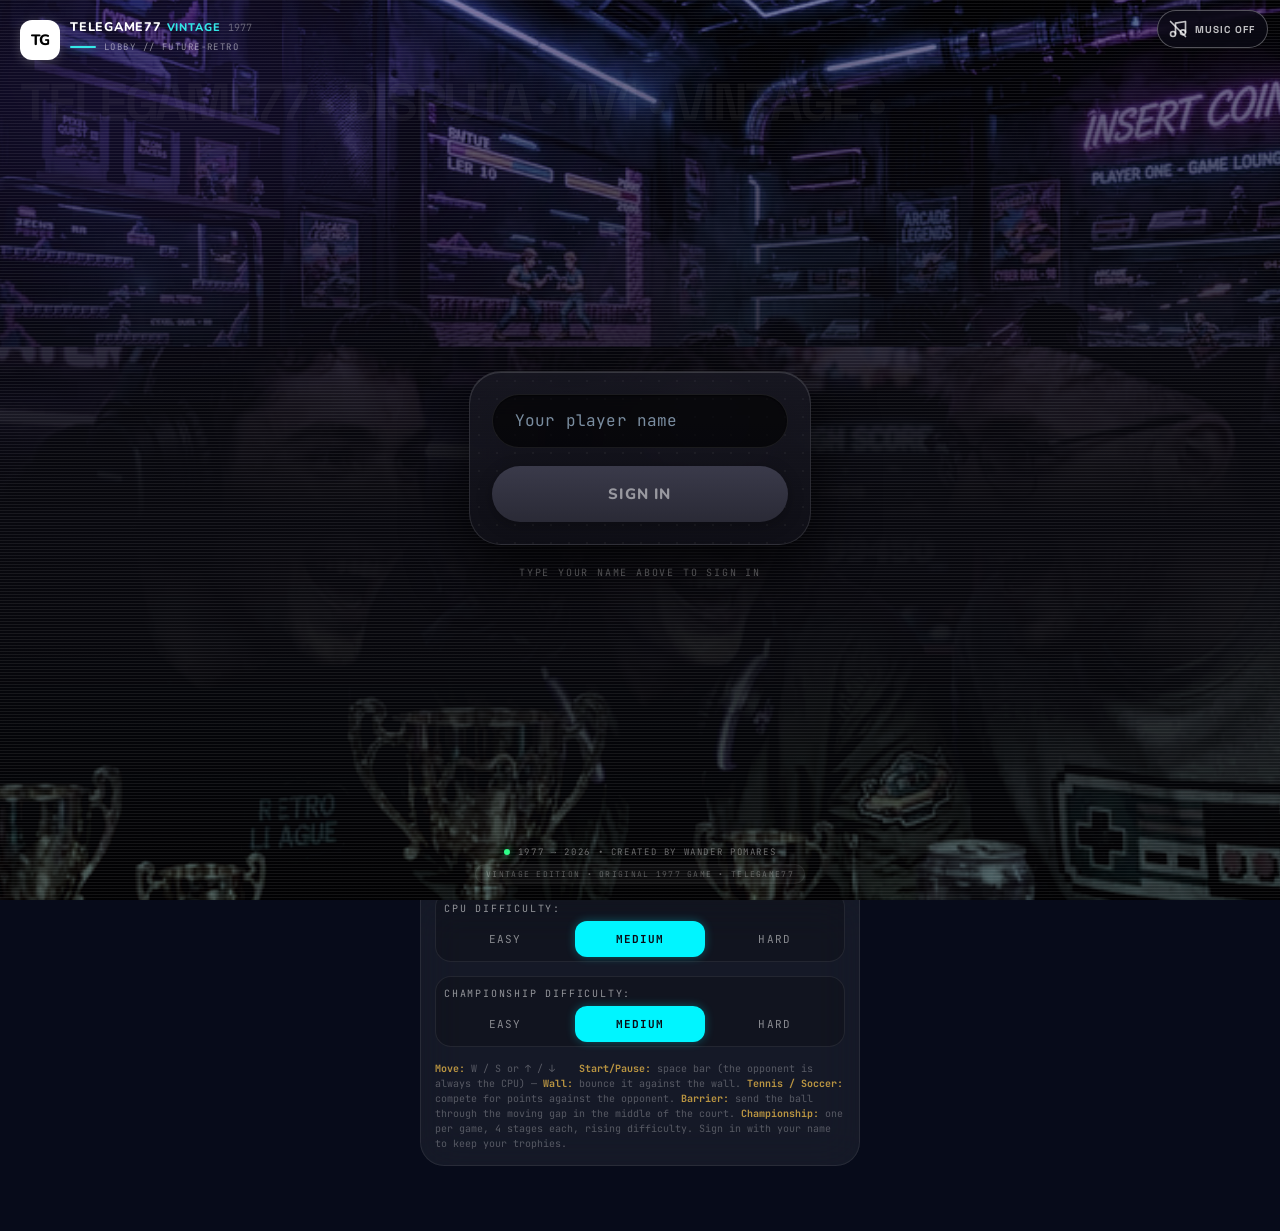
<file: index.html>
<!DOCTYPE html>
<html lang="pt-BR">
<head>
<meta charset="UTF-8">
<meta name="viewport" content="width=device-width, initial-scale=1, maximum-scale=1, user-scalable=no">
<title>Tele Game Vintage — 1977</title>

<meta name="google-site-verification" content="ktGyvQmJBCj5DjH71V33OlYrj6o73SnYgQL66rVcoFU" />
<meta name="robots" content="index, follow">
<script type="application/ld+json">{"@context":"https://schema.org","@type":"VideoGame","name":"Telegame77 Vintage 1977","alternateName":"Tele Game Vintage","url":"https://telegame77.com.br/","image":"https://telegame77.com.br/og-image.jpg","description":"Jogo gratuito de raquete e bola em 3D, inspirado nos videogames de 1977. Paredão, Tênis, Futebol e Barreira, campeonato, conquistas e ranking. Funciona sem internet.","genre":["Arcade","Esporte"],"gamePlatform":["Android","iOS","Web browser"],"applicationCategory":"Game","operatingSystem":"Android, iOS, Web","inLanguage":["pt-BR","en","es"],"isAccessibleForFree":true,"offers":{"@type":"Offer","price":"0","priceCurrency":"BRL"},"author":{"@type":"Person","name":"Wander Pomares"}}</script>
<meta name="description" content="Telegame77 Vintage 1977: o clássico jogo de raquete e bola, agora em 3D no seu celular. Paredão, Tênis, Futebol e Barreira, campeonato, conquistas e ranking. Grátis, funciona sem internet.">
<link rel="canonical" href="https://telegame77.com.br/">
<meta property="og:type" content="website">
<meta property="og:site_name" content="Telegame77 Vintage">
<meta property="og:locale" content="pt_BR">
<meta property="og:title" content="Telegame77 Vintage 1977 — a disputa que começou em 1977">
<meta property="og:description" content="O clássico jogo de raquete em 3D no seu celular: 4 jogos, campeonato, conquistas e ranking. Jogue agora e divirta-se!">
<meta property="og:url" content="https://telegame77.com.br/">
<meta property="og:image" content="http://telegame77.com.br/og-image.jpg">
<meta property="og:image:type" content="image/jpeg">
<meta property="og:image:width" content="1200">
<meta property="og:image:height" content="600">
<meta property="og:image:alt" content="Três amigos jogando Telegame77 Vintage 1977 no celular">
<meta name="twitter:card" content="summary_large_image">
<meta name="twitter:title" content="Telegame77 Vintage 1977 — a disputa que começou em 1977">
<meta name="twitter:description" content="O clássico jogo de raquete em 3D no seu celular. Jogue agora e divirta-se!">
<meta name="twitter:image" content="http://telegame77.com.br/og-image.jpg">
<link rel="manifest" href="manifest.json">
<meta name="theme-color" content="#1a1c2c">

<link rel="apple-touch-icon" href="icon-180.png">
<meta name="apple-mobile-web-app-capable" content="yes">
<meta name="apple-mobile-web-app-status-bar-style" content="black-translucent">
<meta name="apple-mobile-web-app-title" content="Tele Game Vintage">

<link rel="icon" type="image/png" href="icon-192.png">
<meta name="mobile-web-app-capable" content="yes">

<link rel="stylesheet" href="style.css">
</head>
<body class="ui-premium need-login">
<button id="musicBtn" class="top-music off" aria-label="Música de fundo" aria-pressed="false"><svg class="lb-svg" viewBox="0 0 24 24" fill="none" stroke="currentColor" stroke-width="2" stroke-linecap="round" stroke-linejoin="round"><path d="M9 18V5l12-2v13"/><circle cx="6" cy="18" r="3"/><circle cx="18" cy="16" r="3"/><path class="tm-x" d="M3 3l18 18"/></svg><span class="tm-t">MÚSICA</span></button>


<div class="splash-screen" id="splashScreen">
  <div class="splash-title">TELE GAME</div>
  <div class="splash-sub">ARENA 3D</div>
</div>

<div class="welcome" id="welcomeScreen" role="dialog" aria-label="Entrar">
  <div class="wl-bg" aria-hidden="true">
    <div class="wl-photo wl-top"></div>
    <div class="wl-photo wl-bot"></div>
    <div class="wl-glow"></div>
    <div class="wl-scan"></div>
  </div>
  <header class="wl-header">
    <span class="wl-tg">TG</span>
    <div class="wl-brand">
      <div class="wl-name"><b>TELEGAME77</b> <em>VINTAGE</em> <s>1977</s></div>
      <div class="wl-tag"><span class="wl-line"></span><span>LOBBY // FUTURE-RETRO</span></div>
    </div>
  </header>
  <div class="wl-marquee" aria-hidden="true"><span>TELEGAME77 • DISPUTA • 1V1 • VINTAGE •</span></div>
  <main class="wl-main">
    <div class="wl-card">
      <div class="wl-field">
        <input id="welcomeName" type="text" maxlength="18" placeholder="Seu nome de jogador" autocomplete="off" autocapitalize="words" spellcheck="false">
      </div>
      <button id="welcomeEnter" type="button" class="is-empty">Entrar</button>
    </div>
    <p class="wl-hint">Digite seu nome acima pra entrar</p>
  </main>
  <footer class="wl-footer">
    <div class="wl-credit"><span class="wl-dot"></span><span>1977 → 2026 • Criado por Wander Pomares</span></div>
    <div class="wl-pill">Edição vintage • jogo original de 1977 • Telegame77</div>
  </footer>
</div>

<div class="achievement-toast" id="achievementToast">
  <span class="achievement-toast-icon" id="achievementToastIcon">🏆</span>
  <div>
    <div class="achievement-toast-title">Conquista desbloqueada!</div>
    <div class="achievement-toast-name" id="achievementToastName"></div>
  </div>
</div>

<div class="console">
  <div class="screw screw-tl"></div>
  <div class="screw screw-tr"></div>
  <div class="screw screw-bl"></div>
  <div class="screw screw-br"></div>

  <div class="wood-strip">
    <div class="brand-row">
      <span class="power-led" title="Ligado"></span>
      <div class="brand">TELE GAME</div>
    </div>
    <div class="brand-sub">VINTAGE · 1977</div>
  </div>

  <div class="console-body" id="consoleBody">

    <div class="main-menu" id="mainMenuOverlay">
     <div class="lb-wrap">
      <header class="lb-header">
        <div class="lb-brand">
          <div class="lb-brand-row"><span class="lb-tg">TG</span><h1 class="lb-title"><b>TELE GAME</b> <em>VINTAGE</em> <s>1977</s></h1></div>
          <div class="lb-tag"><span class="lb-tag-line"></span>LOBBY // FUTURE-RETRO</div>
        </div>
        <div class="menu-profile-info" id="menuProfileInfo" style="display:none;">
          <div class="lb-chip"><span class="lb-avatar" id="menuAvatar">W</span><span class="profile-name" id="menuProfileName"></span></div>
          <span class="trophy-case" id="menuTrophyCase"></span>
        </div>
      </header>

      <div class="menu-profile-login" id="menuProfileLogin">
        <input type="text" id="menuPlayerNameInput" placeholder="Seu nome de jogador" maxlength="20">
        <button class="champ-btn" id="menuLoginBtn">Entrar</button>
      </div>
      <div class="menu-login-hint" id="menuLoginHint">Digite seu nome acima pra entrar</div>

      <div class="main-menu-buttons" id="mainMenuButtons" style="display:none;">
        <section class="lb-sec">
          <div class="lb-sec-h"><i class="lb-secico s-orange"><svg class='lb-svg' viewBox='0 0 24 24' fill='none' stroke='currentColor' stroke-width='2' stroke-linecap='round' stroke-linejoin='round'><path d='M8.5 14.5A2.5 2.5 0 0012 12c0-1.4-.5-2-1-3-1.1-2.1-.2-4 2-6 .5 2.500 2 4.900 4 6.500s3 3.500 3 5.500a7 7 0 11-14 0c0-1.200.4-2.300 1-3 .3 1 .8 2 1.500 2.500z'/></svg></i><h2 data-lb="sec1">ENTRAR EM AÇÃO</h2><span class="lb-sec-line s-orange"></span></div>
          <button class="menu-btn lb-btn lb-hero" data-menu-action="jogar">
            <img src="img/lobby-hero.webp" alt="" loading="eager">
            <span class="lb-shade"></span>
            <span class="lb-hero-in"><span class="lb-play"><svg class='lb-svg' viewBox='0 0 24 24' fill='currentColor'><path d='M7 4l13 8-13 8z'/></svg></span>
              <span class="lb-hero-txt"><b class="lb-name">Jogar Agora</b><small class="lb-sub" data-lb="jogar"></small></span></span>
          </button>
          <button class="menu-btn lb-btn lb-champ" data-menu-action="campeonato">
            <span class="lb-champ-art"><img src="img/lobby-champ.webp" alt="" loading="lazy"></span>
            <span class="lb-champ-in"><span class="lb-trophy"><svg class='lb-svg' viewBox='0 0 24 24' fill='none' stroke='currentColor' stroke-width='2' stroke-linecap='round' stroke-linejoin='round'><path d='M6 9H4.500a2.500 2.500 0 010-5H6M18 9h1.500a2.500 2.500 0 000-5H18M4 22h16M10 14.700V17c0 .6-.5 1-1.200 1.200C7.800 18.600 7 20.200 7 22M14 14.700V17c0 .6.5 1 1.200 1.200 1 .4 1.800 2 1.800 3.800M18 2H6v7a6 6 0 0012 0z'/></svg></span>
              <span class="lb-champ-txt"><b class="lb-name">Campeonato</b><small class="lb-sub" data-lb="campeonato"></small>
                <span class="lb-prog"><span class="lb-bar"><i id="lbChampBar"></i></span><em id="lbChampPct">0/4</em></span></span></span>
          </button>
        </section>

        <section class="lb-sec">
          <div class="lb-sec-h"><i class="lb-secico s-blue"><svg class='lb-svg' viewBox='0 0 24 24' fill='none' stroke='currentColor' stroke-width='2' stroke-linecap='round' stroke-linejoin='round'><path d='M3 3v18h18'/><path d='M8 17v-5M13 17V8M18 17v-9'/></svg></i><h2 data-lb="sec2">SEU LEGADO</h2><span class="lb-sec-line s-blue"></span></div>
          <div class="lb-cards">
            <button class="menu-btn lb-btn lb-card c-cyan" data-menu-action="estatisticas"><span class="lb-ci"><svg class='lb-svg' viewBox='0 0 24 24' fill='none' stroke='currentColor' stroke-width='2' stroke-linecap='round' stroke-linejoin='round'><path d='M3 3v18h18'/><path d='M8 17v-5M13 17V8M18 17v-9'/></svg></span><b class="lb-name">Estatísticas</b><span class="lb-info"><strong id="lbStatsMain">0</strong><small id="lbStatsSub"></small></span></button>
            <button class="menu-btn lb-btn lb-card c-pink" data-menu-action="conquistas"><span class="lb-ci"><svg class='lb-svg' viewBox='0 0 24 24' fill='none' stroke='currentColor' stroke-width='2' stroke-linecap='round' stroke-linejoin='round'><path d='M12 2l3 7 7 .6-5.300 4.600 1.600 7L12 17.800 5.700 21.200l1.600-7L2 9.600 9 9z'/></svg></span><b class="lb-name">Conquistas</b><span class="lb-info"><small id="lbAchSub">0/0</small><span class="lb-bar"><i id="lbAchBar"></i></span></span></button>
            <button class="menu-btn lb-btn lb-card c-violet" data-menu-action="ranking"><span class="lb-ci"><svg class='lb-svg' viewBox='0 0 24 24' fill='none' stroke='currentColor' stroke-width='2' stroke-linecap='round' stroke-linejoin='round'><path d='M2 8l5 4 5-8 5 8 5-4-2 11H4z'/></svg></span><b class="lb-name">Ranking</b><span class="lb-info"><strong id="lbRankMain">—</strong><small id="lbRankSub"></small></span></button>
          </div>
        </section>

        <section class="lb-sec">
          <div class="lb-sec-h"><i class="lb-secico s-gray"><svg class='lb-svg' viewBox='0 0 24 24' fill='none' stroke='currentColor' stroke-width='2' stroke-linecap='round' stroke-linejoin='round'><path d='M4 6h10M18 6h2M4 12h2M10 12h10M4 18h12M20 18h0'/><circle cx='16' cy='6' r='2'/><circle cx='8' cy='12' r='2'/><circle cx='18' cy='18' r='2'/></svg></i><h2 data-lb="sec3">LOJA &amp; SISTEMA</h2><span class="lb-sec-line s-gray"></span></div>
          <div class="lb-list">
            <button class="menu-btn lb-btn lb-row" data-menu-action="loja"><span class="lb-ri"><svg class='lb-svg' viewBox='0 0 24 24' fill='none' stroke='currentColor' stroke-width='2' stroke-linecap='round' stroke-linejoin='round'><circle cx='9' cy='21' r='1'/><circle cx='20' cy='21' r='1'/><path d='M1 1h4l2.700 13.400a2 2 0 002 1.600h9.700a2 2 0 002-1.600L23 6H6'/></svg></span><span class="lb-rt"><b class="lb-name">Loja</b><em class="lb-new">NOVO</em><small class="lb-sub" data-lb="loja"></small></span><span class="lb-go"><svg class='lb-svg' viewBox='0 0 24 24' fill='none' stroke='currentColor' stroke-width='2' stroke-linecap='round' stroke-linejoin='round'><path d='M9 6l6 6-6 6'/></svg></span></button>
            <button class="menu-btn lb-btn lb-row" data-menu-action="configuracoes"><span class="lb-ri"><svg class='lb-svg' viewBox='0 0 24 24' fill='none' stroke='currentColor' stroke-width='2' stroke-linecap='round' stroke-linejoin='round'><path d='M4 6h10M18 6h2M4 12h2M10 12h10M4 18h12M20 18h0'/><circle cx='16' cy='6' r='2'/><circle cx='8' cy='12' r='2'/><circle cx='18' cy='18' r='2'/></svg></span><span class="lb-rt"><b class="lb-name">Configurações</b><small class="lb-sub" data-lb="configuracoes"></small></span><span class="lb-go"><svg class='lb-svg' viewBox='0 0 24 24' fill='none' stroke='currentColor' stroke-width='2' stroke-linecap='round' stroke-linejoin='round'><path d='M9 6l6 6-6 6'/></svg></span></button>
            <button class="menu-btn lb-btn lb-row" data-menu-action="ajuda"><span class="lb-ri"><svg class='lb-svg' viewBox='0 0 24 24' fill='none' stroke='currentColor' stroke-width='2' stroke-linecap='round' stroke-linejoin='round'><circle cx='12' cy='12' r='10'/><path d='M9.100 9a3 3 0 015.800 1c0 2-3 3-3 3M12 17h.01'/></svg></span><span class="lb-rt"><b class="lb-name">Como Jogar</b><small class="lb-sub" data-lb="ajuda"></small></span><span class="lb-go"><svg class='lb-svg' viewBox='0 0 24 24' fill='none' stroke='currentColor' stroke-width='2' stroke-linecap='round' stroke-linejoin='round'><path d='M9 6l6 6-6 6'/></svg></span></button>
            <button class="menu-btn lb-btn lb-row" data-menu-action="creditos"><span class="lb-ri"><svg class='lb-svg' viewBox='0 0 24 24' fill='none' stroke='currentColor' stroke-width='2' stroke-linecap='round' stroke-linejoin='round'><circle cx='12' cy='12' r='10'/><path d='M12 16v-4M12 8h.01'/></svg></span><span class="lb-rt"><b class="lb-name">Créditos</b><small class="lb-sub" data-lb="creditos"></small></span><span class="lb-go"><svg class='lb-svg' viewBox='0 0 24 24' fill='none' stroke='currentColor' stroke-width='2' stroke-linecap='round' stroke-linejoin='round'><path d='M9 6l6 6-6 6'/></svg></span></button>
          </div>
        </section>
      </div>

      <footer class="lb-foot"><span>1977 → 2026</span><span class="lb-dot"></span><span>CRIADO POR WANDER POMARES</span></footer>
     </div>
    </div>

    <div class="overlay" id="overlay">
      <canvas class="fireworks-canvas" id="fireworksCanvas"></canvas>
      <div class="overlay-box">
        <div class="overlay-trophy" id="overlayTrophy" style="display:none;">🏆</div>
        <div class="lx-chip" id="overlayChip" style="display:none;"></div>
        <div class="overlay-title" id="overlayTitle"></div>
        <div class="overlay-msg" id="overlayMsg"></div>
        <div class="overlay-actions" id="overlayActions"></div>
      </div>
    </div>

    <div class="screen-frame scanline-overlay">
      <canvas id="game" width="400" height="300"></canvas>
      <div class="screen-glass"></div>
    </div>

    <div class="touch-controls">
      <div class="quick-start-row">
        <div class="score-panel" id="score">00 : 00</div>
        <span class="timer-panel" id="timerDisplay" style="display:none;">00:00</span>
        <button class="start-btn" id="menuBtn" aria-label="Menu">MENU</button>
        <button class="start-btn" id="soundBtn" aria-label="Som">SOM</button>
        <button class="start-btn" id="startBtn">Iniciar</button>
      </div>
      <div class="pad-group">
        <button class="pad-btn" id="p1up">▲</button>
        <button class="pad-btn" id="p1down">▼</button>
      </div>
    </div>

    <div class="profile-row" id="profileRow">
      <div class="profile-login" id="profileLogin" style="display:none;">
        <input type="text" id="playerNameInput" placeholder="Seu nome de jogador" maxlength="20">
        <button class="champ-btn" id="loginBtn">Entrar</button>
      </div>
      <div class="profile-info" id="profileInfo" style="display:none;">
        <span class="profile-name" id="profileName"></span>
        <span class="trophy-case" id="trophyCase"></span>
        <span class="coin-display" id="coinDisplay"></span>
        <button class="champ-btn practice-btn" id="statsBtn" aria-label="Estatísticas" title="Estatísticas">📊 Estatísticas</button>
        <button class="champ-btn practice-btn" id="achievementsBtn" aria-label="Conquistas" title="Conquistas">🏆 Conquistas</button>
        <button class="champ-btn practice-btn" id="logoutBtn" aria-label="Trocar jogador" title="Trocar jogador">Trocar jogador</button>
      </div>
    </div>

    <div class="gameplay-controls" id="gamePlayControls" style="display:none;">
      <div class="champ-row">
        <button class="champ-btn practice-btn" id="practiceBtn">Praticar</button>
        <button class="champ-btn" id="champBtn">Campeonato</button>
        <button class="champ-btn practice-btn" id="specialModesBtn">🎮 Modos Especiais</button>
      </div>
      <div class="champ-panel" id="champPanel"></div>
      <div class="champ-panel" id="specialModePanel" style="display:none;"></div>

      <div class="target-row" id="difficultyRow">
        <span class="target-label">Dificuldade do campeonato:</span>
        <button class="target-btn" data-difficulty="facil">Fácil</button>
        <button class="target-btn active" data-difficulty="medio">Médio</button>
        <button class="target-btn" data-difficulty="dificil">Difícil</button>
      </div>

      <div class="target-row" id="practiceDifficultyRow">
        <span class="target-label">Dificuldade da CPU:</span>
        <button class="target-btn" data-practice-difficulty="facil">Fácil</button>
        <button class="target-btn active" data-practice-difficulty="medio">Médio</button>
        <button class="target-btn" data-practice-difficulty="dificil">Difícil</button>
      </div>

      <div class="target-row" id="targetRow">
        <span class="target-label">Jogar até:</span>
        <button class="target-btn" data-target="3">3</button>
        <button class="target-btn active" data-target="5">5</button>
        <button class="target-btn" data-target="7">7</button>
        <button class="target-btn" data-target="10">10</button>
        <button class="target-btn" data-target="0">Livre</button>
      </div>

      <div class="controls-row">
        <div class="game-select">
          <button class="dial-btn active" data-mode="paredao">Paredão<span class="mini-trophy" data-trophy="paredao">🧱</span></button>
          <button class="dial-btn" data-mode="tenis">Tênis<span class="mini-trophy" data-trophy="tenis">🎾</span></button>
          <button class="dial-btn" data-mode="futebol">Futebol<span class="mini-trophy" data-trophy="futebol">⚽</span></button>
          <button class="dial-btn" data-mode="barreira">Barreira<span class="mini-trophy" data-trophy="barreira">🚧</span></button>
        </div>
      </div>

      <div class="instructions">
        <b>Mover:</b> W / S ou ↑ / ↓ &nbsp;&nbsp; <b>Iniciar/Pausar:</b> barra de espaço &nbsp;&nbsp;
        (o adversário é sempre a CPU) — <b>Paredão:</b> rebata contra a parede.
        <b>Tênis / Futebol:</b> dispute pontos contra o adversário.
        <b>Barreira:</b> passe a bola pela abertura móvel no meio da quadra.
        <b>Campeonato:</b> um por jogo, 4 fases cada, dificuldade crescente. Entre com seu nome pra guardar os troféus.
      </div>
    </div>

  </div>

  <div class="footer-label">CRIADO POR WANDER POMARES</div>
</div>

<script src="storage.js"></script>
<script src="i18n.js"></script>
<script src="i18n-dom.js"></script>
<script src="audio.js"></script>
<script src="ads.js"></script>
<script src="playservices.js"></script>
<script src="analytics.js"></script>
<script src="coins.js"></script>
<script src="shop.js"></script>
<script src="stats.js"></script>
<script src="achievements.js"></script>
<script src="ranking.js"></script>
<script src="records.js"></script>
<script src="levels.js"></script>
<script src="missions.js"></script>
<script src="lib/three.min.js"></script>
<script src="render3d.js"></script>
<script src="script.js"></script>

<script>
  // Registro do Service Worker (Etapa 13 — modo offline). Se falhar por
  // qualquer motivo (arquivo único local, navegador sem suporte completo, etc.),
  // o jogo continua funcionando normalmente, só sem cache offline.
  try {
    if ('serviceWorker' in navigator && navigator.serviceWorker && typeof navigator.serviceWorker.register === 'function') {
      window.addEventListener('load', () => {
        const hadController = !!navigator.serviceWorker.controller;
        navigator.serviceWorker.register('sw.js').then((reg) => { try { reg.update(); } catch (e) { /* ok */ } }).catch(() => {
          // Sem problema: modo offline não disponível nesta forma de abrir o jogo.
        });
        // Quando uma versão nova assume, recarrega uma vez (se não estiver no meio de uma partida).
        let reloaded = false;
        navigator.serviceWorker.addEventListener('controllerchange', () => {
          if (!hadController || reloaded) return;
          if (typeof running !== 'undefined' && running) return;
          reloaded = true;
          window.location.reload();
        });
      });
    }
  } catch (e) {
    // Qualquer navegador/ambiente incomum: ignora e segue o jogo normalmente.
  }
</script>

</body>
</html>
</file>
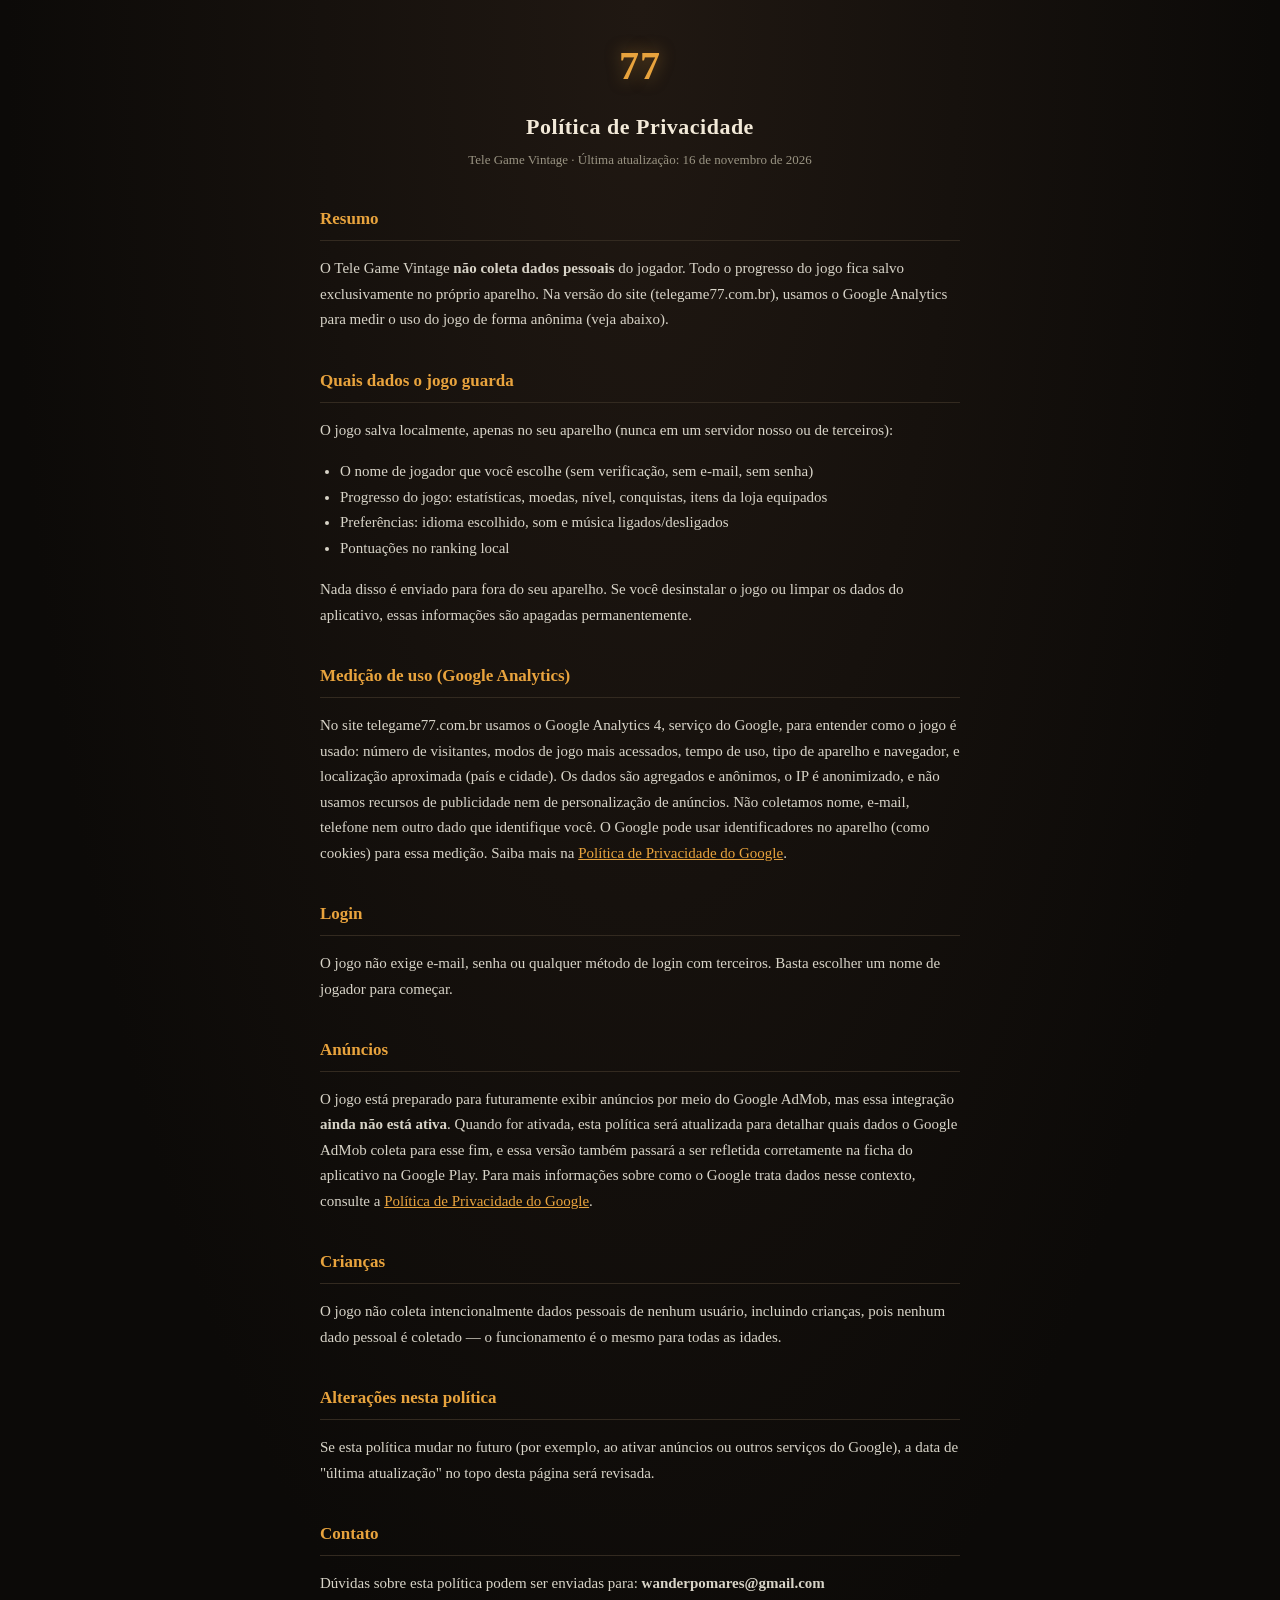
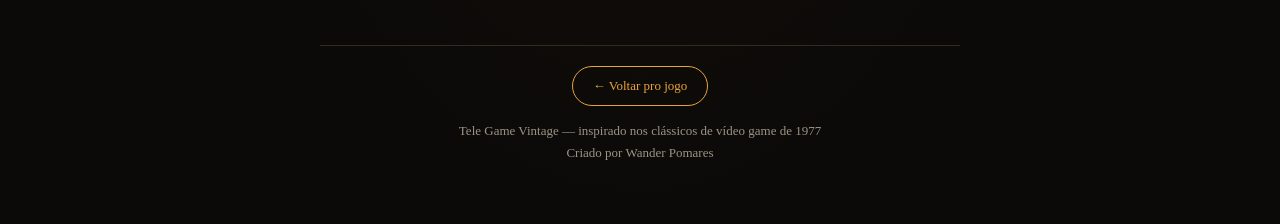
<file: privacidade.html>
<!DOCTYPE html>
<html lang="pt-BR">
<head>
<meta charset="UTF-8">
<meta name="viewport" content="width=device-width, initial-scale=1.0">
<title>Política de Privacidade — Tele Game Vintage</title>
<style>
  * { box-sizing: border-box; }
  body {
    margin: 0;
    min-height: 100vh;
    background: #14100b;
    background-image: radial-gradient(ellipse at top, #201812, #0c0a08 70%);
    color: #d8d4c8;
    font-family: Georgia, 'Times New Roman', serif;
    line-height: 1.7;
    padding: 32px 20px 60px;
  }
  .wrap {
    max-width: 640px;
    margin: 0 auto;
  }
  .brand {
    text-align: center;
    margin-bottom: 8px;
  }
  .brand .n77 {
    display: inline-block;
    font-family: Georgia, serif;
    font-weight: bold;
    font-size: 40px;
    color: #e8a33d;
    text-shadow: 0 0 16px rgba(232,163,61,0.5);
    letter-spacing: 1px;
  }
  h1 {
    text-align: center;
    color: #f2e9d8;
    font-size: 22px;
    letter-spacing: 0.5px;
    margin: 4px 0 4px;
  }
  .updated {
    text-align: center;
    color: #9a9483;
    font-size: 13px;
    margin-bottom: 32px;
  }
  h2 {
    color: #e8a33d;
    font-size: 17px;
    border-bottom: 1px solid #332a20;
    padding-bottom: 6px;
    margin-top: 34px;
  }
  p, li {
    font-size: 15px;
    color: #d8d4c8;
  }
  ul { padding-left: 20px; }
  a { color: #e8a33d; }
  .footer {
    text-align: center;
    margin-top: 48px;
    padding-top: 20px;
    border-top: 1px solid #332a20;
    color: #9a9483;
    font-size: 13px;
  }
</style>
</head>
<body>
  <div class="wrap">
    <div class="brand"><span class="n77">77</span></div>
    <h1>Política de Privacidade</h1>
    <div class="updated">Tele Game Vintage · Última atualização: 16 de novembro de 2026</div>

    <h2>Resumo</h2>
    <p>O Tele Game Vintage <strong>não coleta dados pessoais</strong> do jogador. Todo o progresso do jogo fica salvo exclusivamente no próprio aparelho. Na versão do site (telegame77.com.br), usamos o Google Analytics para medir o uso do jogo de forma anônima (veja abaixo).</p>

    <h2>Quais dados o jogo guarda</h2>
    <p>O jogo salva localmente, apenas no seu aparelho (nunca em um servidor nosso ou de terceiros):</p>
    <ul>
      <li>O nome de jogador que você escolhe (sem verificação, sem e-mail, sem senha)</li>
      <li>Progresso do jogo: estatísticas, moedas, nível, conquistas, itens da loja equipados</li>
      <li>Preferências: idioma escolhido, som e música ligados/desligados</li>
      <li>Pontuações no ranking local</li>
    </ul>
    <p>Nada disso é enviado para fora do seu aparelho. Se você desinstalar o jogo ou limpar os dados do aplicativo, essas informações são apagadas permanentemente.</p>

    <h2>Medição de uso (Google Analytics)</h2>
    <p>No site telegame77.com.br usamos o Google Analytics 4, serviço do Google, para entender como o jogo é usado: número de visitantes, modos de jogo mais acessados, tempo de uso, tipo de aparelho e navegador, e localização aproximada (país e cidade). Os dados são agregados e anônimos, o IP é anonimizado, e não usamos recursos de publicidade nem de personalização de anúncios. Não coletamos nome, e-mail, telefone nem outro dado que identifique você. O Google pode usar identificadores no aparelho (como cookies) para essa medição. Saiba mais na <a href="https://policies.google.com/privacy" target="_blank" rel="noopener">Política de Privacidade do Google</a>.</p>

    <h2>Login</h2>
    <p>O jogo não exige e-mail, senha ou qualquer método de login com terceiros. Basta escolher um nome de jogador para começar.</p>

    <h2>Anúncios</h2>
    <p>O jogo está preparado para futuramente exibir anúncios por meio do Google AdMob, mas essa integração <strong>ainda não está ativa</strong>. Quando for ativada, esta política será atualizada para detalhar quais dados o Google AdMob coleta para esse fim, e essa versão também passará a ser refletida corretamente na ficha do aplicativo na Google Play. Para mais informações sobre como o Google trata dados nesse contexto, consulte a <a href="https://policies.google.com/privacy" target="_blank" rel="noopener">Política de Privacidade do Google</a>.</p>

    <h2>Crianças</h2>
    <p>O jogo não coleta intencionalmente dados pessoais de nenhum usuário, incluindo crianças, pois nenhum dado pessoal é coletado — o funcionamento é o mesmo para todas as idades.</p>

    <h2>Alterações nesta política</h2>
    <p>Se esta política mudar no futuro (por exemplo, ao ativar anúncios ou outros serviços do Google), a data de "última atualização" no topo desta página será revisada.</p>

    <h2>Contato</h2>
    <p>Dúvidas sobre esta política podem ser enviadas para: <strong>wanderpomares@gmail.com</strong></p>

    <div class="footer">
      <a href="./" style="display:inline-block; margin-bottom:14px; color:#e8a33d; text-decoration:none; border:1px solid #e8a33d; border-radius:20px; padding:8px 20px;">← Voltar pro jogo</a>
      <br>
      Tele Game Vintage — inspirado nos clássicos de vídeo game de 1977<br>Criado por Wander Pomares
    </div>
  </div>
</body>
</html>
</file>
<file: style.css>
:root {
    --wood-dark: #4a3324;
    --wood-mid: #6b4a30;
    --wood-light: #8a6440;
    --panel-black: #1a1a1a;
    --phosphor: #d8d4c8;
    --screen-bg: #0c0e0a;
    --amber: #e8a33d;
    --frame-color: #222222;
    --game-font: 'Segoe UI', Roboto, 'Helvetica Neue', Arial, system-ui, sans-serif;
    --game-letter-spacing: normal;
  }

  * { box-sizing: border-box; }

  html {
    touch-action: manipulation;
    overflow-x: hidden;
    overscroll-behavior: none; /* impede o "puxar para atualizar" do Chrome, que reiniciava o jogo */
  }

  body {
    margin: 0;
    min-height: 100vh;
    display: flex;
    align-items: center;
    justify-content: center;
    background: #201812;
    background-image:
      radial-gradient(ellipse at top, #2b2119, #14100b 70%);
    font-family: var(--game-font, 'Courier New', monospace); letter-spacing: var(--game-letter-spacing, normal);
    color: var(--phosphor);
    padding: 20px;
    overflow-x: hidden;
  }

  .console {
    position: relative;
    width: min(760px, 96vw);
    background: linear-gradient(180deg, var(--panel-black), #0f0f0f);
    border-radius: 14px;
    padding: 22px 22px 16px;
    box-shadow:
      0 20px 60px rgba(0,0,0,0.6),
      inset 0 1px 0 rgba(255,255,255,0.04);
    border: 1px solid #333;
    overflow-x: hidden;
    user-select: none;
    -webkit-user-select: none;
    -webkit-touch-callout: none; /* evita o menu de "Copiar/Selecionar" do iOS ao segurar o dedo */
  }

  /* Campos de texto de verdade continuam selecionáveis normalmente, senão não dá pra editar o nome */
  .console input {
    user-select: text;
    -webkit-user-select: text;
    -webkit-touch-callout: default;
  }

  /* --- Fase 2, Parte 4: parafusos decorativos nos cantos do console --- */
  .screw {
    position: absolute;
    width: 9px;
    height: 9px;
    border-radius: 50%;
    background:
      radial-gradient(circle at 35% 30%, #8a8a8a, #3a3a3a 60%, #1a1a1a 100%);
    box-shadow: 0 1px 1px rgba(0,0,0,0.6), inset 0 0 1px rgba(255,255,255,0.3);
    z-index: 2;
  }
  .screw::after {
    content: "";
    position: absolute;
    top: 50%; left: 50%;
    width: 6px; height: 1.5px;
    background: rgba(0,0,0,0.55);
    transform: translate(-50%, -50%) rotate(-25deg);
  }
  .screw-tl { top: 8px; left: 8px; }
  .screw-tr { top: 8px; right: 8px; }
  .screw-bl { bottom: 8px; left: 8px; }
  .screw-br { bottom: 8px; right: 8px; }

  .wood-strip {
    position: relative;
    min-height: 54px;
    margin: -22px -22px 16px;
    background:
      linear-gradient(180deg, rgba(255,255,255,0.08), transparent 40%, rgba(0,0,0,0.15) 100%),
      repeating-linear-gradient(100deg,
        var(--wood-mid) 0px, var(--wood-light) 2px,
        var(--wood-mid) 5px, var(--wood-dark) 8px,
        var(--wood-mid) 10px, var(--wood-light) 13px);
    background-blend-mode: overlay, normal;
    border-radius: 14px 14px 0 0;
    border-bottom: 2px solid #000;
    box-shadow: inset 0 1px 0 rgba(255,255,255,0.15);
    display: flex;
    align-items: center;
    justify-content: space-between;
    flex-wrap: wrap;
    row-gap: 2px;
    padding: 8px 18px;
  }

  .power-led {
    width: 6px;
    height: 6px;
    border-radius: 50%;
    background: #4ade6a;
    box-shadow: 0 0 4px 1px rgba(74,222,106,0.8), 0 0 1px rgba(0,0,0,0.5);
    margin-right: 8px;
    display: inline-block;
    animation: ledFlicker 4s infinite ease-in-out;
  }
  @keyframes ledFlicker {
    0%, 92%, 100% { opacity: 1; }
    94% { opacity: 0.5; }
    96% { opacity: 1; }
  }

  .brand-row {
    display: flex;
    align-items: center;
  }

  .brand {
    font-family: Georgia, serif;
    font-weight: bold;
    letter-spacing: 2px;
    color: #f2e9d8;
    text-shadow: 0 1px 1px rgba(0,0,0,0.5);
    font-size: 24px;
  }

  .brand-sub {
    font-family: var(--game-font, 'Courier New', monospace); letter-spacing: var(--game-letter-spacing, normal);
    font-size: 12px;
    color: #f2e9d8cc;
    letter-spacing: 1px;
  }

  .screen-frame {
    position: relative;
    background: #050604;
    border-radius: 6px;
    padding: 10px;
    box-shadow: inset 0 0 30px rgba(0,0,0,0.9), inset 0 0 3px #000;
    border: 3px solid var(--frame-color);
    transition: border-color 0.3s ease;
  }

  canvas {
    display: block;
    width: 100%;
    aspect-ratio: 4 / 3;
    background: var(--screen-bg);
    border-radius: 2px;
    touch-action: none; /* impede rolar/dar zoom ao arrastar o dedo na tela do jogo */
  }

  /* Curvatura CRT aproximada: vinheta escurecendo os cantos, sem deformar o canvas de verdade */
  .screen-frame::before {
    content: "";
    position: absolute;
    top: 10px;
    right: 10px;
    bottom: 10px;
    left: 10px;
    pointer-events: none;
    border-radius: 8px;
    background: radial-gradient(ellipse at center, transparent 55%, rgba(0,0,0,0.35) 100%);
    z-index: 2;
  }

  .scanline-overlay {
    position: relative;
  }

  /* "Vidro" da tela: reflexo diagonal sutil, como luz batendo no vidro do CRT */
  .screen-glass {
    position: absolute;
    top: 10px;
    right: 10px;
    bottom: 10px;
    left: 10px;
    pointer-events: none;
    z-index: 3;
    border-radius: 8px;
    background: linear-gradient(115deg,
      rgba(255,255,255,0.06) 0%,
      rgba(255,255,255,0.02) 18%,
      transparent 32%,
      transparent 100%);
  }
  .scanline-overlay::after {
    content: "";
    position: absolute;
    top: 10px;
    right: 10px;
    bottom: 10px;
    left: 10px;
    pointer-events: none;
    background: repeating-linear-gradient(
      to bottom,
      rgba(0,0,0,0.15) 0px,
      rgba(0,0,0,0.15) 1px,
      transparent 1px,
      transparent 3px
    );
    border-radius: 2px;
    mix-blend-mode: multiply;
  }

  @keyframes scorePulse {
    0%   { transform: scale(1); }
    35%  { transform: scale(1.18); color: #fff2d0; }
    100% { transform: scale(1); }
  }
  .score-panel.pulse {
    animation: scorePulse 0.3s ease-out;
  }

  .controls-row {
    display: flex;
    align-items: center;
    justify-content: space-between;
    margin-top: 16px;
    gap: 14px;
    flex-wrap: wrap;
  }

  .game-select {
    display: flex;
    flex-wrap: wrap;
    justify-content: center;
    gap: 8px;
  }

  .dial-btn {
    font-family: var(--game-font, 'Courier New', monospace); letter-spacing: var(--game-letter-spacing, normal);
    font-size: 13px;
    letter-spacing: 1px;
    text-transform: uppercase;
    background: linear-gradient(180deg, #333, #1c1c1c);
    color: var(--phosphor);
    border: 1px solid #444;
    border-radius: 18px;
    padding: 7px 13px;
    cursor: pointer;
    transition: all 0.15s ease;
  }
  .dial-btn:hover { background: linear-gradient(180deg, #3d3d3d, #222); }
  .dial-btn.active {
    background: linear-gradient(180deg, var(--amber), #b97a20);
    color: #1a1200;
    border-color: var(--amber);
    box-shadow: 0 0 10px rgba(232,163,61,0.5);
  }

  .score-panel {
    font-size: 17px;
    color: var(--amber);
    letter-spacing: 1px;
    max-width: 100%;
    overflow-wrap: break-word;
  }

  .timer-panel {
    font-size: 13px;
    color: #cdc7b8;
    letter-spacing: 0.5px;
  }

  .instructions {
    margin-top: 14px;
    font-size: 14px;
    color: #cdc7b8;
    line-height: 1.6;
    letter-spacing: 0.5px;
  }
  .instructions b { color: var(--phosphor); }

  .start-btn {
    font-family: var(--game-font, 'Courier New', monospace); letter-spacing: var(--game-letter-spacing, normal);
    background: linear-gradient(180deg, #c94f3d, #8f2f22);
    color: #f5e9de;
    border: 1px solid #6b1f16;
    border-radius: 18px;
    padding: 7px 16px;
    font-size: 14px;
    letter-spacing: 1px;
    text-transform: uppercase;
    cursor: pointer;
  }
  .start-btn:hover { filter: brightness(1.1); }

  .footer-label {
    text-align: center;
    margin-top: 14px;
    font-size: 11px;
    color: #a89f8c;
    letter-spacing: 2px;
  }

  .touch-controls {
    display: none;
    width: 100%;
    margin-top: 14px;
    flex-wrap: nowrap;
    justify-content: space-between;
    align-items: center;
    gap: 8px;
  }

  .pad-group {
    flex: 0 1 auto;
    display: flex;
    flex-direction: column;
    gap: 8px;
    align-items: flex-end;
  }

  .pad-btn {
    width: 120px;
    padding: 14px 0;
    font-size: 22px;
    background: linear-gradient(180deg, #333, #1c1c1c);
    color: var(--phosphor);
    border: 1px solid #444;
    border-radius: 10px;
    user-select: none;
    -webkit-user-select: none;
    touch-action: none;
  }
  .pad-btn:active {
    background: linear-gradient(180deg, var(--amber), #b97a20);
    color: #1a1200;
  }

  @media (pointer: coarse) {
    .touch-controls { display: flex; }
    .instructions { display: none; }
  }

  .quick-start-row {
    display: flex;
    flex-direction: column;
    justify-content: center;
    align-items: flex-start;
    gap: 10px;
    flex: 1 1 auto;
    min-width: 0;
  }

  .champ-row {
    display: flex;
    align-items: center;
    justify-content: flex-start;
    gap: 10px;
    margin-top: 10px;
    flex-wrap: wrap;
  }

  .champ-btn {
    font-family: var(--game-font, 'Courier New', monospace); letter-spacing: var(--game-letter-spacing, normal);
    background: linear-gradient(180deg, #555, #2a2a2a);
    color: var(--phosphor);
    border: 1px solid #444;
    border-radius: 18px;
    padding: 7px 14px;
    font-size: 14px;
    letter-spacing: 1px;
    text-transform: uppercase;
    cursor: pointer;
  }
  .champ-btn:hover { filter: brightness(1.15); }
  .champ-btn.active {
    background: linear-gradient(180deg, var(--amber), #b97a20);
    color: #1a1200;
    border-color: var(--amber);
    box-shadow: 0 0 10px rgba(232,163,61,0.5);
  }
  .champ-btn:disabled {
    opacity: 0.6;
    cursor: default;
  }

  .practice-btn {
    background: linear-gradient(180deg, #555, #2a2a2a);
    border-color: #444;
  }
  .practice-btn.active {
    background: linear-gradient(180deg, var(--amber), #b97a20);
    color: #1a1200;
    border-color: var(--amber);
    box-shadow: 0 0 10px rgba(232,163,61,0.5);
  }

  @keyframes btnFlash {
    0%   { filter: brightness(1.9); transform: scale(1.06); }
    100% { filter: brightness(1); transform: scale(1); }
  }
  .champ-btn.flash {
    animation: btnFlash 0.35s ease-out;
  }

  .champ-panel {
    display: none;
    font-size: 14px;
    color: var(--amber);
    letter-spacing: 0.5px;
    background: #0000003d;
    border: 1px solid #333;
    border-radius: 8px;
    padding: 8px 12px;
    margin-top: 10px;
  }

  .overlay {
    position: fixed;
    top: 0;
    right: 0;
    bottom: 0;
    left: 0;
    background: rgba(5,6,4,0.94);
    display: none;
    flex-direction: column;
    align-items: center;
    justify-content: flex-start;
    padding-top: 8vh;
    border-radius: 0;
    z-index: 50;
    padding-left: 20px;
    padding-right: 20px;
    padding-bottom: 20px;
    overflow-y: auto;
    max-height: 100vh;
  }
  .fireworks-canvas {
    position: absolute;
    top: 0;
    right: 0;
    bottom: 0;
    left: 0;
    width: 100%;
    height: 100%;
    z-index: 0;
    pointer-events: none;
  }
  .overlay-box {
    position: relative;
    z-index: 1;
    text-align: center;
    max-width: 480px;
    width: 100%;
  }
  .overlay-trophy {
    font-size: 44px;
    margin-bottom: 6px;
    animation: trophyPop 0.5s ease-out;
  }
  @keyframes trophyPop {
    0%   { transform: scale(0) rotate(-15deg); opacity: 0; }
    60%  { transform: scale(1.25) rotate(8deg); opacity: 1; }
    100% { transform: scale(1) rotate(0deg); opacity: 1; }
  }
  .overlay-title {
    font-family: Georgia, serif;
    font-size: 32px;
    color: var(--amber);
    margin-bottom: 10px;
    letter-spacing: 1px;
  }
  .overlay-msg {
    font-size: 15px;
    color: var(--phosphor);
    line-height: 1.5;
    margin-bottom: 16px;
  }
  .overlay-actions {
    display: flex;
    gap: 10px;
    justify-content: center;
    flex-wrap: wrap;
  }
  .overlay-btn {
    font-family: var(--game-font, 'Courier New', monospace); letter-spacing: var(--game-letter-spacing, normal);
    background: linear-gradient(180deg, var(--amber), #b97a20);
    color: #1a1200;
    border: 1px solid var(--amber);
    border-radius: 18px;
    padding: 7px 14px;
    font-size: 14px;
    letter-spacing: 1px;
    text-transform: uppercase;
    cursor: pointer;
  }
  .overlay-btn.secondary {
    background: linear-gradient(180deg, #333, #1c1c1c);
    color: var(--phosphor);
    border-color: #444;
  }

  .profile-row {
    display: flex;
    align-items: center;
    justify-content: space-between;
    gap: 10px;
    margin-top: 20px;
    flex-wrap: wrap;
  }

  .profile-login {
    display: flex;
    gap: 8px;
    align-items: center;
    flex: 1;
    min-width: 220px;
  }

  .profile-login input {
    flex: 1;
    min-width: 140px;
    font-family: var(--game-font, 'Courier New', monospace); letter-spacing: var(--game-letter-spacing, normal);
    background: #111;
    color: var(--phosphor);
    border: 1px solid #444;
    border-radius: 20px;
    padding: 10px 16px;
    font-size: 14px;
    outline: none;
  }
  .profile-login input:focus { border-color: var(--amber); }
  .profile-login input::placeholder { color: #cfcabd; }

  .profile-info {
    display: flex;
    align-items: center;
    gap: 12px;
    flex-wrap: wrap;
  }

  .profile-name {
    font-size: 16px;
    color: var(--amber);
    letter-spacing: 1px;
  }

  .trophy-case {
    display: flex;
    gap: 5px;
  }

  .trophy-icon {
    font-size: 28px;
    opacity: 0.65;
    filter: grayscale(0.35) brightness(1.1);
  }
  .trophy-icon.won {
    opacity: 1;
    filter: none;
    text-shadow: 0 0 6px rgba(232,163,61,0.7);
  }

  .mini-trophy {
    margin-left: 5px;
    font-size: 11px;
    opacity: 0.65;
    filter: grayscale(0.35) brightness(1.1);
  }
  .mini-trophy.won {
    opacity: 1;
    filter: none;
  }

  .target-row {
    display: flex;
    align-items: center;
    gap: 6px;
    margin-top: 10px;
    flex-wrap: wrap;
  }
  .target-label {
    font-size: 14px;
    color: #cdc7b8;
    letter-spacing: 0.5px;
    margin-right: 2px;
  }
  .target-btn {
    font-family: var(--game-font, 'Courier New', monospace); letter-spacing: var(--game-letter-spacing, normal);
    background: linear-gradient(180deg, #333, #1c1c1c);
    color: var(--phosphor);
    border: 1px solid #444;
    border-radius: 14px;
    padding: 5px 11px;
    font-size: 13px;
    cursor: pointer;
  }
  .target-btn.active {
    background: linear-gradient(180deg, var(--amber), #b97a20);
    color: #1a1200;
    border-color: var(--amber);
  }

/* Retrato/paisagem: em telas baixas (celular deitado), aperta os espaçamentos
   pra tudo continuar cabendo sem precisar rolar demais */
@media (orientation: landscape) and (max-height: 500px) {
  body { padding: 8px; align-items: flex-start; }
  .console { padding: 12px 12px 10px; }
  .wood-strip { margin: -12px -12px 10px; height: 26px; }
  .champ-row, .profile-row, .target-row, .controls-row { margin-top: 6px; }
  .instructions { display: none; }
  .footer-label { margin-top: 6px; }
}

/* --- Fase 2: toast de conquista desbloqueada --- */
.achievement-toast {
  position: fixed;
  top: -100px;
  visibility: hidden;
  left: 50%;
  transform: translateX(-50%);
  display: flex;
  align-items: center;
  gap: 12px;
  background: linear-gradient(180deg, #2a2115, #1a1410);
  border: 1px solid var(--amber);
  box-shadow: 0 8px 24px rgba(0,0,0,0.5), 0 0 16px rgba(232,163,61,0.35);
  border-radius: 12px;
  padding: 12px 18px;
  z-index: 1000;
  transition: top 0.45s cubic-bezier(0.34, 1.56, 0.64, 1);
  max-width: 90vw;
}
.achievement-toast.show {
  top: 16px;
  visibility: visible;
}
.achievement-toast-icon {
  font-size: 40px;
  flex-shrink: 0;
}
.achievement-toast-title {
  font-size: 11px;
  letter-spacing: 1px;
  text-transform: uppercase;
  color: #cdc7b8;
}
.achievement-toast-name {
  font-size: 17px;
  color: var(--amber);
  font-weight: bold;
}

/* --- Fase 2: overlays de estatísticas/conquistas (reaproveitam o overlay base) --- */
.stats-grid {
  display: grid;
  grid-template-columns: 1fr;
  gap: 8px;
  text-align: left;
  margin-bottom: 12px;
  font-size: 15px;
}
.stats-grid div b { color: var(--amber); }

.achievements-list {
  text-align: left;
  max-height: 340px;
  overflow-y: auto;
  margin-bottom: 12px;
}
.achievement-row {
  display: flex;
  align-items: center;
  gap: 10px;
  padding: 8px 4px;
  border-bottom: 1px solid #2a2a2a;
  opacity: 0.4;
  filter: grayscale(1);
}
.achievement-row.unlocked {
  opacity: 1;
  filter: none;
}
.achievement-row .icon { font-size: 26px; flex-shrink: 0; }
.achievement-row .info { text-align: left; }
.achievement-row .name { font-size: 16px; color: var(--phosphor); }
.achievement-row .desc { font-size: 13px; color: #c9c4b6; line-height: 1.4; }

/* --- Fase 2, Parte 2: Menu Principal --- */
.console-body {
  position: relative; /* faz o menu (position:absolute) cobrir TODA essa área, não só o canvas */
}

.main-menu {
  position: absolute;
  top: 0;
  right: 0;
  bottom: 0;
  left: 0;
  z-index: 4; /* fica abaixo do overlay de vitória/stats (z-index 5), acima do jogo */
  display: flex;
  flex-direction: column;
  align-items: center;
  justify-content: flex-start;
  padding-top: 6%;
  gap: 12px;
  background: radial-gradient(ellipse at center, #171f17 0%, #060806 100%);
  border-radius: 8px;
  padding-left: 20px;
  padding-right: 20px;
  padding-bottom: 20px;
  opacity: 1;
  overflow-y: auto;
  transition: opacity 0.35s ease, transform 0.35s ease;
}
.main-menu.hidden {
  opacity: 0;
  transform: scale(0.97);
  pointer-events: none;
}

.main-menu-buttons {
  display: flex;
  flex-direction: column;
  gap: 6px;
  width: 100%;
  max-width: 300px;
}
.menu-btn {
  font-family: var(--game-font, 'Courier New', monospace); letter-spacing: var(--game-letter-spacing, normal);
  font-size: 14px;
  letter-spacing: 0.5px;
  background: linear-gradient(180deg, #2a2a2a, #161616);
  color: var(--phosphor);
  border: 1px solid #3d3d3d;
  border-radius: 8px;
  padding: 8px 12px;
  text-align: left;
  cursor: pointer;
  transition: transform 0.15s ease, background 0.15s ease, border-color 0.15s ease;
}
.menu-btn:hover,
.menu-btn:active {
  background: linear-gradient(180deg, var(--amber), #b97a20);
  color: #1a1200;
  border-color: var(--amber);
  transform: translateX(3px);
}

/* --- Transição suave ao trocar de tela dentro do console --- */
.gameplay-controls {
  animation: fadeSlideIn 0.3s ease;
}
@keyframes fadeSlideIn {
  0%   { opacity: 0; transform: translateY(6px); }
  100% { opacity: 1; transform: translateY(0); }
}

/* --- Ranking --- */
.ranking-my-position {
  font-size: 15px;
  color: var(--amber);
  margin-bottom: 10px;
  padding-bottom: 8px;
  border-bottom: 1px solid #333;
}
.ranking-list {
  text-align: left;
  max-height: 340px;
  overflow-y: auto;
  margin-bottom: 12px;
  font-size: 15px;
}
.ranking-row {
  display: flex;
  align-items: center;
  gap: 10px;
  padding: 6px 4px;
  border-bottom: 1px solid #2a2a2a;
}
.ranking-row .rank {
  width: 26px;
  flex-shrink: 0;
  color: var(--amber);
  font-weight: bold;
}
.ranking-row .rname {
  flex: 1;
  color: var(--phosphor);
  white-space: nowrap;
  overflow: hidden;
  text-overflow: ellipsis;
}
.ranking-row .rscore {
  color: var(--amber);
  font-weight: bold;
  flex-shrink: 0;
}
.ranking-row .rmode {
  font-size: 12px;
  color: #cdc7b8;
  flex-shrink: 0;
  width: 64px;
  text-align: right;
  white-space: nowrap;
  overflow: hidden;
  text-overflow: ellipsis;
}
.ranking-empty {
  font-size: 14px;
  color: #cdc7b8;
  text-align: center;
  padding: 20px 0;
}

/* --- Configurações / Créditos (texto simples dentro do overlay) --- */
.settings-body, .credits-body {
  text-align: left;
  font-size: 15px;
  line-height: 1.7;
  color: var(--phosphor);
}
.settings-body div { margin-bottom: 8px; }
.settings-body b, .credits-body b { color: var(--amber); }

/* --- Fase 2, Parte 3: Moedas e Loja --- */
.coin-display {
  font-size: 15px;
  color: var(--amber);
  font-weight: bold;
  letter-spacing: 0.5px;
}

.shop-tabs {
  display: flex;
  flex-wrap: wrap;
  gap: 6px;
  margin-bottom: 14px;
  justify-content: center;
}
.shop-tab {
  font-family: var(--game-font, 'Courier New', monospace); letter-spacing: var(--game-letter-spacing, normal);
  font-size: 13px;
  background: linear-gradient(180deg, #333, #1c1c1c);
  color: var(--phosphor);
  border: 1px solid #444;
  border-radius: 12px;
  padding: 5px 10px;
  cursor: pointer;
}
.shop-tab.active {
  background: linear-gradient(180deg, var(--amber), #b97a20);
  color: #1a1200;
  border-color: var(--amber);
}

.shop-items {
  display: flex;
  flex-direction: column;
  gap: 8px;
  max-height: 320px;
  overflow-y: auto;
  margin-bottom: 12px;
}
.shop-item {
  display: flex;
  align-items: center;
  gap: 10px;
  padding: 8px 10px;
  border: 1px solid #2a2a2a;
  border-radius: 8px;
  background: #00000030;
}
.shop-item.equipped {
  border-color: var(--amber);
  background: rgba(232,163,61,0.08);
}
.shop-item-swatch {
  width: 18px;
  height: 18px;
  border-radius: 50%;
  flex-shrink: 0;
  border: 1px solid rgba(255,255,255,0.3);
}
.shop-item-name {
  flex: 1;
  font-size: 15px;
  color: var(--phosphor);
  text-align: left;
}
.shop-status.equipped {
  font-size: 12px;
  color: var(--amber);
  letter-spacing: 0.5px;
  text-transform: uppercase;
  flex-shrink: 0;
}
.shop-action {
  flex-shrink: 0;
  padding: 6px 10px;
  font-size: 13px;
}

/* --- Fase 2, Parte 4: reflexo/relevo sutil nos botões (efeito "físico") --- */
.start-btn, .champ-btn, .menu-btn, .dial-btn, .target-btn, .pad-btn, .shop-tab, .overlay-btn {
  box-shadow: inset 0 1px 0 rgba(255,255,255,0.18), inset 0 -3px 5px rgba(0,0,0,0.25);
}

/* --- Fase 2, Parte 6: Splash Screen (Etapa 13) --- */
.splash-screen {
  position: fixed;
  top: 0;
  right: 0;
  bottom: 0;
  left: 0;
  z-index: 1000;
  display: flex;
  flex-direction: column;
  align-items: center;
  justify-content: center;
  background: radial-gradient(ellipse at center, #201812 0%, #0c0a08 100%);
  transition: opacity 0.5s ease;
}
.splash-screen.hidden {
  opacity: 0;
  pointer-events: none;
}
.splash-title {
  font-family: Georgia, serif;
  font-weight: bold;
  font-size: 30px;
  line-height: 1.2;
  text-align: center;
  color: var(--phosphor);
  text-shadow: 0 0 16px rgba(200,230,192,0.6);
  letter-spacing: 1px;
  animation: splashPulse 1.4s ease-in-out infinite;
}
.splash-sub {
  margin-top: 10px;
  font-size: 13px;
  letter-spacing: 4px;
  color: var(--amber);
}
@keyframes splashPulse {
  0%, 100% { opacity: 0.85; }
  50% { opacity: 1; }
}

/* --- Fase 2, Parte 7: Nível/XP e Missões --- */
.level-block {
  margin-bottom: 14px;
  text-align: left;
}
.level-label {
  font-size: 14px;
  color: var(--phosphor);
  margin-bottom: 4px;
}
.level-label b { color: var(--amber); }
.level-bar {
  height: 8px;
  border-radius: 4px;
  background: #1c1c1c;
  border: 1px solid #333;
  overflow: hidden;
}
.level-bar-fill {
  height: 100%;
  background: linear-gradient(90deg, var(--amber), #f2c96b);
  transition: width 0.4s ease;
}

.missions-title {
  font-size: 16px;
  color: var(--amber);
  text-align: left;
  margin: 14px 0 8px;
  letter-spacing: 0.5px;
}
.missions-list {
  text-align: left;
  margin-bottom: 12px;
}
.mission-row {
  display: flex;
  align-items: center;
  gap: 10px;
  padding: 7px 4px;
  border-bottom: 1px solid #2a2a2a;
  opacity: 0.75;
}
.mission-row.done {
  opacity: 1;
}
.mission-row .icon { font-size: 22px; flex-shrink: 0; }
.mission-row .info { text-align: left; flex: 1; }
.mission-row .name { font-size: 15px; color: var(--phosphor); }
.mission-row .progress { font-size: 12px; color: #cdc7b8; }
.mission-row.done .progress { color: var(--amber); }

/* --- Manual (Como Jogar) --- */
.help-body {
  text-align: left;
  max-height: 320px;
  overflow-y: auto;
  font-size: 14px;
  line-height: 1.55;
  color: var(--phosphor);
}
.help-section {
  margin-bottom: 12px;
  padding-bottom: 10px;
  border-bottom: 1px solid #2a2a2a;
}
.help-section:last-child { border-bottom: none; margin-bottom: 0; }
.help-title {
  font-size: 16px;
  color: var(--amber);
  font-weight: bold;
  margin-bottom: 4px;
  letter-spacing: 0.5px;
}
.help-body b { color: var(--amber); }

/* --- Login/perfil dentro do próprio menu principal --- */
.menu-profile-login {
  display: flex;
  gap: 8px;
  align-items: center;
  width: 100%;
  max-width: 260px;
  margin-bottom: 6px;
}
.menu-profile-login input {
  flex: 1;
  min-width: 0;
  font-family: var(--game-font, 'Courier New', monospace);
  letter-spacing: var(--game-letter-spacing, normal);
  background: #111;
  color: var(--phosphor);
  border: 1px solid #444;
  border-radius: 20px;
  padding: 10px 16px;
  font-size: 14px;
  outline: none;
}
.menu-profile-login input:focus { border-color: var(--amber); }
.menu-profile-login input::placeholder { color: #cfcabd; }

.menu-profile-info {
  display: flex;
  align-items: center;
  justify-content: center;
  gap: 8px;
  flex-wrap: wrap;
  margin-bottom: 6px;
}

/* --- "77" como marca d'água na tela do menu --- */
.menu-watermark {
  position: absolute;
  top: 50%;
  left: 50%;
  transform: translate(-50%, -50%);
  font-family: Georgia, serif;
  font-weight: bold;
  font-size: min(45vw, 220px);
  color: var(--amber);
  opacity: 0.07;
  line-height: 1;
  pointer-events: none;
  z-index: 0;
  user-select: none;
  white-space: nowrap;
}
.menu-profile-login, .menu-profile-info, .main-menu-buttons {
  position: relative;
  z-index: 1;
}

.menu-login-hint {
  font-size: 13px;
  color: #cdc7b8;
  letter-spacing: 0.5px;
  margin-bottom: 10px;
  text-align: center;
  position: relative;
  z-index: 1;
}

/* --- Telas estreitas: setas mais compactas, pra nunca precisar de rolagem extra --- */
@media (max-width: 400px) {
  .pad-btn {
    width: 96px;
    padding: 10px 0;
    font-size: 19px;
  }
  .quick-start-row { gap: 6px; }
  .touch-controls { gap: 6px; margin-top: 10px; }
  .score-panel { font-size: 14px; }
  .start-btn { padding: 6px 12px; font-size: 13px; }
}

/* --- Loja: assistir anúncio por moedas --- */
.shop-ad-row {
  display: flex;
  align-items: center;
  justify-content: space-between;
  gap: 10px;
  background: rgba(232,163,61,0.08);
  border: 1px solid rgba(232,163,61,0.3);
  border-radius: 10px;
  padding: 10px 12px;
  margin-bottom: 12px;
  font-size: 14px;
  color: var(--phosphor);
}
.shop-ad-row.disabled {
  opacity: 0.55;
  border-color: #444;
  background: rgba(255,255,255,0.03);
}
.shop-ad-row .shop-action {
  white-space: nowrap;
  font-size: 13px;
}

@font-face { font-family: 'Press Start 2P'; src: url('fonts/pressstart.woff2') format('woff2'); font-display: swap; }
@font-face { font-family: 'VT323'; src: url('fonts/vt323.woff2') format('woff2'); font-display: swap; }

/* ===== TEMA PIXEL (opcional, body.ui-pixel) ===== */
/* =====================================================================
   TEMA PIXEL ART (v3) — visual de TODA a interface em estilo 16 bits.
   A área do jogo (canvas + moldura da tela CRT) NÃO é alterada.
   Fontes: Press Start 2P e VT323 (licença OFL, arquivos em /fonts).
   ===================================================================== */
body.ui-pixel {
  --o: #0b0d1a;          /* contorno */
  --px-ink: #1a1c2c;
  --px-navy: #29366f;
  --px-blue: #3b5dc9;
  --px-sky: #41a6f6;
  --px-cyan: #73eff7;
  --px-white: #f4f4f4;
  --px-gray: #94b0c2;
  --px-slate: #566c86;
  --px-dark: #333c57;
  --px-green: #38b764;
  --px-lime: #a7f070;
  --px-yellow: #ffcd75;
  --px-orange: #ef7d57;
  --px-red: #b13e53;
  --px-purple: #5d275d;
  --amber: #ffcd75;
  --phosphor: #f4f4f4;
  --px-title: 'Press Start 2P', 'Courier New', monospace;
  --game-font: 'VT323', 'Courier New', monospace;
  --panel-border: #0b0d1a;
}
body.ui-pixel { image-rendering: pixelated; }
body.ui-pixel {
  background-color: #1a1c2c;
  background-image:
    conic-gradient(#20233a 25%, transparent 0 50%, #20233a 0 75%, transparent 0);
  background-size: 16px 16px;
  color: var(--px-white);
  font-size: 20px;
}
/* chão de pixel (grama + terra) no rodapé da página */
body.ui-pixel::before {
  content: "";
  position: fixed; left: 0; right: 0; bottom: 0; height: 40px;
  z-index: -1; pointer-events: none;
  background:
    linear-gradient(#a7f070 0 8px, #38b764 8px 16px, transparent 16px),
    repeating-linear-gradient(90deg, #5d275d 0 16px, #4a1f4a 16px 32px);
  box-shadow: 0 -4px 0 0 var(--o);
}
/* ---------- Console ---------- */
body.ui-pixel .console {
  border: 0;
  border-radius: 0;
  background: var(--px-navy);
  box-shadow:
    0 -4px 0 0 var(--o), 0 4px 0 0 var(--o), -4px 0 0 0 var(--o), 4px 0 0 0 var(--o),
    10px 10px 0 0 rgba(0,0,0,0.45),
    inset 0 0 0 4px var(--px-blue),
    inset 0 0 0 8px var(--o);
  margin: 4px;
}
body.ui-pixel .screw {
  width: 8px; height: 8px; border-radius: 0;
  background: var(--px-yellow);
  box-shadow: 0 0 0 2px var(--o), inset -2px -2px 0 0 var(--px-orange);
  animation: pxBlink 1.6s steps(2) infinite;
}
body.ui-pixel .screw::after { display: none; }
body.ui-pixel .screw-tr { background: var(--px-lime); box-shadow: 0 0 0 2px var(--o), inset -2px -2px 0 0 var(--px-green); animation-delay: .4s; }
body.ui-pixel .screw-bl { background: var(--px-cyan); box-shadow: 0 0 0 2px var(--o), inset -2px -2px 0 0 var(--px-sky); animation-delay: .8s; }
body.ui-pixel .screw-br { background: var(--px-orange); box-shadow: 0 0 0 2px var(--o), inset -2px -2px 0 0 var(--px-red); animation-delay: 1.2s; }
@keyframes pxBlink { 0%, 60% { opacity: 1; } 61%, 100% { opacity: .35; } }
/* ---------- Cabeçalho ---------- */
body.ui-pixel .wood-strip {
  border-radius: 0;
  background:
    repeating-linear-gradient(90deg, var(--px-red) 0 16px, #c24a5f 16px 32px);
  border-bottom: 4px solid var(--o);
  box-shadow: inset 0 4px 0 0 rgba(255,255,255,0.25), inset 0 -4px 0 0 rgba(0,0,0,0.25);
}
body.ui-pixel .brand {
  font-family: var(--px-title);
  font-style: normal;
  font-weight: normal;
  font-size: 13px;
  letter-spacing: 0;
  line-height: 1.5;
  color: var(--px-white);
  text-shadow: 3px 3px 0 var(--o);
}
body.ui-pixel .brand-sub {
  font-family: var(--game-font);
  font-size: 18px;
  letter-spacing: 1px;
  color: var(--px-yellow);
  background: var(--o);
  border-radius: 0;
  border: 0;
  padding: 0 8px;
  text-shadow: none;
}
body.ui-pixel .power-led {
  width: 8px; height: 8px; border-radius: 0;
  background: var(--px-lime);
  box-shadow: 0 0 0 2px var(--o);
  animation: pxBlink 1.6s steps(2) infinite;
}
/* ---------- Botões pixel (blocos com contorno e "degrau") ---------- */
body.ui-pixel .start-btn,
body.ui-pixel .champ-btn,
body.ui-pixel .menu-btn,
body.ui-pixel .dial-btn,
body.ui-pixel .target-btn,
body.ui-pixel .pad-btn,
body.ui-pixel .shop-tab,
body.ui-pixel .overlay-btn,
body.ui-pixel .shop-action {
  --b: var(--px-sky);
  --fg: var(--o);
  font-family: var(--px-title);
  font-weight: normal;
  font-size: 10px;
  letter-spacing: 0;
  line-height: 1.4;
  text-transform: uppercase;
  background: var(--b);
  color: var(--fg);
  border: 0;
  border-radius: 0;
  text-shadow: none;
  margin: 4px;
  box-shadow:
    0 -4px 0 0 var(--o), -4px 0 0 0 var(--o), 4px 0 0 0 var(--o),
    0 8px 0 0 var(--o),
    inset 4px 4px 0 0 rgba(255,255,255,0.45),
    inset -4px -4px 0 0 rgba(0,0,0,0.28);
  transition: none;
  -webkit-tap-highlight-color: transparent;
}
body.ui-pixel .start-btn:hover,
body.ui-pixel .champ-btn:hover,
body.ui-pixel .menu-btn:hover,
body.ui-pixel .dial-btn:hover,
body.ui-pixel .target-btn:hover,
body.ui-pixel .shop-tab:hover,
body.ui-pixel .overlay-btn:hover,
body.ui-pixel .shop-action:hover { filter: brightness(1.1); }
body.ui-pixel .start-btn:active,
body.ui-pixel .champ-btn:active,
body.ui-pixel .menu-btn:active,
body.ui-pixel .dial-btn:active,
body.ui-pixel .target-btn:active,
body.ui-pixel .pad-btn:active,
body.ui-pixel .shop-tab:active,
body.ui-pixel .overlay-btn:active,
body.ui-pixel .shop-action:active {
  transform: translateY(4px);
  box-shadow:
    0 -4px 0 0 var(--o), -4px 0 0 0 var(--o), 4px 0 0 0 var(--o),
    0 4px 0 0 var(--o),
    inset 4px 4px 0 0 rgba(0,0,0,0.25),
    inset -4px -4px 0 0 rgba(255,255,255,0.15);
}
body.ui-pixel .champ-btn:disabled,
body.ui-pixel .shop-action:disabled { opacity: .55; filter: grayscale(.6); }
body.ui-pixel .champ-btn:disabled:active,
body.ui-pixel .shop-action:disabled:active { transform: none; }
body.ui-pixel .start-btn { --b: var(--px-orange); padding: 10px 14px; }
body.ui-pixel #menuBtn,
body.ui-pixel #soundBtn {
  --b: var(--px-purple); --fg: var(--px-white);
  background: var(--px-purple) !important;
  border: 0 !important;
}
body.ui-pixel .champ-btn,
body.ui-pixel .practice-btn { --b: var(--px-sky); padding: 9px 12px; }
body.ui-pixel .champ-btn.active,
body.ui-pixel .practice-btn.active,
body.ui-pixel .dial-btn.active,
body.ui-pixel .target-btn.active,
body.ui-pixel .shop-tab.active {
  --b: var(--px-lime); --fg: var(--o);
  background: var(--px-lime);
  border: 0; color: var(--o);
}
body.ui-pixel .dial-btn,
body.ui-pixel .target-btn,
body.ui-pixel .shop-tab {
  --b: var(--px-dark); --fg: var(--px-white);
  font-size: 9px;
  padding: 8px 10px;
}
/* menu principal: botões largos, cada um de uma cor */
body.ui-pixel .main-menu-buttons { gap: 14px; }
body.ui-pixel .menu-btn {
  font-size: 11px;
  text-align: left;
  padding: 12px 14px;
  width: calc(100% - 8px);
}
body.ui-pixel .menu-btn:hover { transform: none; background: var(--b); color: var(--fg); border: 0; }
body.ui-pixel .main-menu-buttons .menu-btn:nth-child(1) { --b: var(--px-lime); }
body.ui-pixel .main-menu-buttons .menu-btn:nth-child(2) { --b: var(--px-yellow); }
body.ui-pixel .main-menu-buttons .menu-btn:nth-child(3) { --b: var(--px-cyan); }
body.ui-pixel .main-menu-buttons .menu-btn:nth-child(4) { --b: var(--px-orange); }
body.ui-pixel .main-menu-buttons .menu-btn:nth-child(5) { --b: var(--px-sky); }
body.ui-pixel .main-menu-buttons .menu-btn:nth-child(6) { --b: var(--px-yellow); }
body.ui-pixel .main-menu-buttons .menu-btn:nth-child(7) { --b: var(--px-gray); }
body.ui-pixel .main-menu-buttons .menu-btn:nth-child(8) { --b: var(--px-lime); }
body.ui-pixel .main-menu-buttons .menu-btn:nth-child(9) { --b: var(--px-orange); }
/* direcionais */
body.ui-pixel .pad-btn {
  --b: var(--px-cyan);
  font-size: 22px;
  padding: 14px 0;
  width: 112px;
  margin: 4px 4px 8px;
}
body.ui-pixel .pad-btn:active { background: var(--px-lime); color: var(--o); }
/* ---------- Textos e painéis ---------- */
body.ui-pixel .score-panel {
  font-family: var(--game-font);
  font-size: 28px;
  line-height: 1;
  color: var(--px-lime);
  background: var(--o);
  border: 0; border-radius: 0;
  padding: 6px 10px;
  box-shadow: 0 0 0 4px var(--px-dark);
  text-shadow: 2px 2px 0 var(--px-green);
  font-variant-numeric: tabular-nums;
}
body.ui-pixel .timer-panel { font-size: 20px; color: var(--px-yellow); text-shadow: 2px 2px 0 var(--o); }
body.ui-pixel .instructions { font-size: 19px; line-height: 1.3; color: var(--px-gray); letter-spacing: 0; }
body.ui-pixel .instructions b { color: var(--px-yellow); }
body.ui-pixel .footer-label { font-size: 16px; color: var(--px-gray); letter-spacing: 1px; }
body.ui-pixel .champ-panel,
body.ui-pixel .ranking-my-position {
  background: var(--o);
  border: 0; border-radius: 0;
  box-shadow: 0 0 0 4px var(--px-dark);
  color: var(--px-yellow);
  font-size: 19px;
}
body.ui-pixel .profile-name,
body.ui-pixel .menu-profile-info .profile-name { font-family: var(--px-title); font-size: 11px; color: var(--px-yellow); text-shadow: 2px 2px 0 var(--o); font-weight: normal; }
body.ui-pixel .coin-display { font-size: 22px; color: var(--px-yellow); text-shadow: 2px 2px 0 var(--o); font-weight: normal; }
body.ui-pixel .target-label,
body.ui-pixel .menu-login-hint { font-size: 19px; color: var(--px-gray); }
/* ---------- Menu principal ---------- */
body.ui-pixel .main-menu {
  border-radius: 0;
  background:
    conic-gradient(#222a5c 25%, transparent 0 50%, #222a5c 0 75%, transparent 0),
    var(--px-ink);
  background-size: 16px 16px, auto;
  box-shadow: inset 0 0 0 4px var(--o);
}
body.ui-pixel .menu-watermark { font-family: var(--px-title); color: var(--px-yellow); opacity: .12; -webkit-text-fill-color: currentColor; filter: none; }
body.ui-pixel .profile-login input,
body.ui-pixel .menu-profile-login input {
  font-family: var(--game-font);
  font-size: 22px;
  background: var(--o);
  color: var(--px-white);
  border: 0;
  border-radius: 0;
  padding: 8px 12px;
  margin: 4px;
  box-shadow: 0 0 0 4px var(--px-slate);
}
body.ui-pixel .profile-login input:focus,
body.ui-pixel .menu-profile-login input:focus { outline: none; box-shadow: 0 0 0 4px var(--px-yellow); }
body.ui-pixel .profile-login input::placeholder,
body.ui-pixel .menu-profile-login input::placeholder { color: var(--px-slate); }
/* ---------- Telas (overlay) ---------- */
body.ui-pixel .overlay {
  background:
    conic-gradient(#222a5c 25%, transparent 0 50%, #222a5c 0 75%, transparent 0),
    rgba(26,28,44,0.97);
  background-size: 16px 16px, auto;
  -webkit-backdrop-filter: none; backdrop-filter: none;
}
body.ui-pixel .overlay-box {
  background: var(--px-navy);
  border: 0; border-radius: 0;
  padding: 18px 16px 16px;
  margin: 4px;
  width: calc(100% - 8px);
  box-shadow:
    0 -4px 0 0 var(--o), 0 4px 0 0 var(--o), -4px 0 0 0 var(--o), 4px 0 0 0 var(--o),
    8px 8px 0 0 rgba(0,0,0,.45),
    inset 0 0 0 4px var(--px-blue);
}
body.ui-pixel .overlay-title {
  font-family: var(--px-title);
  font-style: normal; font-weight: normal;
  font-size: 16px; line-height: 1.5;
  color: var(--px-yellow);
  background: none; -webkit-text-fill-color: currentColor;
  filter: none;
  text-shadow: 3px 3px 0 var(--px-red), 3px 3px 0 var(--o);
  letter-spacing: 0;
}
body.ui-pixel .overlay-msg { font-size: 21px; line-height: 1.25; color: var(--px-white); }
body.ui-pixel .overlay-actions { gap: 14px; }
body.ui-pixel .overlay-btn { --b: var(--px-yellow); padding: 10px 14px; }
body.ui-pixel .overlay-btn.secondary { --b: var(--px-dark); --fg: var(--px-white); background: var(--px-dark); color: var(--px-white); border: 0; }
body.ui-pixel .stats-grid,
body.ui-pixel .stats-grid div { font-size: 20px; }
body.ui-pixel .stats-grid div,
body.ui-pixel .ranking-row,
body.ui-pixel .achievement-row,
body.ui-pixel .mission-row,
body.ui-pixel .help-section { border-color: var(--px-dark); }
body.ui-pixel .stats-grid div b,
body.ui-pixel .settings-body b,
body.ui-pixel .credits-body b,
body.ui-pixel .help-body b,
body.ui-pixel .level-label b { color: var(--px-yellow); }
body.ui-pixel .settings-body,
body.ui-pixel .credits-body,
body.ui-pixel .help-body { font-size: 20px; line-height: 1.25; }
body.ui-pixel .help-title { font-family: var(--px-title); font-size: 11px; color: var(--px-lime); line-height: 1.5; }
body.ui-pixel .achievement-row { background: var(--o); border: 0; border-radius: 0; margin-bottom: 8px; box-shadow: 0 0 0 3px var(--px-dark); }
body.ui-pixel .achievement-row.unlocked { background: #0f2a1a; box-shadow: 0 0 0 3px var(--px-green); }
body.ui-pixel .achievement-row .name,
body.ui-pixel .mission-row .name { font-size: 21px; color: var(--px-white); font-weight: normal; }
body.ui-pixel .achievement-row .desc,
body.ui-pixel .mission-row .progress { font-size: 18px; color: var(--px-gray); }
body.ui-pixel .mission-row { background: var(--o); border: 0; border-radius: 0; margin-bottom: 8px; box-shadow: 0 0 0 3px var(--px-dark); }
body.ui-pixel .mission-row.done { background: #0f2a1a; box-shadow: 0 0 0 3px var(--px-green); }
body.ui-pixel .mission-row.done .progress { color: var(--px-lime); }
body.ui-pixel .missions-title { font-family: var(--px-title); font-size: 11px; color: var(--px-yellow); }
body.ui-pixel .ranking-row { background: var(--o); border: 0; border-radius: 0; margin-bottom: 6px; font-size: 20px; box-shadow: 0 0 0 3px var(--px-dark); }
body.ui-pixel .ranking-row .rank { color: var(--px-yellow); }
body.ui-pixel .ranking-row .rscore { color: var(--px-cyan); }
body.ui-pixel .ranking-row .rmode { font-size: 17px; }
body.ui-pixel .level-label { font-size: 19px; }
body.ui-pixel .level-bar {
  background: var(--o);
  border: 0; border-radius: 0; overflow: hidden;
  box-shadow: 0 0 0 3px var(--px-slate);
}
body.ui-pixel .level-bar-fill {
  background:
    repeating-linear-gradient(90deg, transparent 0 6px, rgba(0,0,0,.35) 6px 8px),
    var(--px-lime);
  box-shadow: none;
}
/* ---------- Loja ---------- */
body.ui-pixel .shop-item { background: var(--o); border: 0; border-radius: 0; margin-bottom: 8px; box-shadow: 0 0 0 3px var(--px-dark); }
body.ui-pixel .shop-item.equipped { background: #0f2a1a; box-shadow: 0 0 0 3px var(--px-lime); }
body.ui-pixel .shop-item-swatch { border-radius: 0; border: 2px solid var(--px-white); }
body.ui-pixel .shop-item-name { font-size: 21px; color: var(--px-white); font-weight: normal; }
body.ui-pixel .shop-status.equipped { color: var(--px-lime); font-size: 19px; }
body.ui-pixel .shop-action { --b: var(--px-cyan); font-size: 9px; padding: 8px 10px; }
body.ui-pixel .shop-tabs { gap: 10px; }
body.ui-pixel .shop-ad-row { background: var(--o); border: 0; border-radius: 0; box-shadow: 0 0 0 3px var(--px-orange); font-size: 19px; color: var(--px-white); }
body.ui-pixel .shop-ad-row.disabled { box-shadow: 0 0 0 3px var(--px-dark); background: var(--o); }
body.ui-pixel .shop-ad-row .shop-action { --b: var(--px-yellow); }
/* ---------- Conquista (aviso no topo) ---------- */
body.ui-pixel .achievement-toast {
  background: var(--px-navy);
  border: 0; border-radius: 0;
  box-shadow: 0 -4px 0 0 var(--o), 0 4px 0 0 var(--o), -4px 0 0 0 var(--o), 4px 0 0 0 var(--o), inset 0 0 0 4px var(--px-yellow);
}
body.ui-pixel .achievement-toast-title { font-family: var(--px-title); font-size: 8px; color: var(--px-yellow); }
body.ui-pixel .achievement-toast-name { font-size: 20px; color: var(--px-white); }
/* ---------- Abertura ---------- */
body.ui-pixel .splash-screen {
  background:
    conic-gradient(#222a5c 25%, transparent 0 50%, #222a5c 0 75%, transparent 0),
    var(--px-ink);
  background-size: 16px 16px, auto;
}
body.ui-pixel .splash-title {
  font-family: var(--px-title);
  font-style: normal; font-weight: normal;
  font-size: 22px; line-height: 1.6;
  color: var(--px-yellow);
  background: none; -webkit-text-fill-color: currentColor; filter: none;
  text-shadow: 4px 4px 0 var(--px-red), 4px 4px 0 var(--o);
  animation: pxBlink 1.2s steps(2) infinite;
}
body.ui-pixel .splash-sub { font-family: var(--px-title); font-size: 10px; color: var(--px-cyan); text-shadow: 2px 2px 0 var(--o); letter-spacing: 0; }
@media (prefers-reduced-motion: reduce) {
body.ui-pixel .screw,
body.ui-pixel .power-led,
body.ui-pixel .splash-title { animation: none; }
}
/* ajuste: botão do anúncio premiado não pode estourar a caixa com a fonte pixel */
body.ui-pixel .shop-ad-row { flex-wrap: wrap; justify-content: center; text-align: center; }
body.ui-pixel .shop-ad-row .shop-action { white-space: normal; font-size: 8px; max-width: 100%; }
body.ui-pixel .screen-frame.gfx3d {
  padding: 6px; background: #05060f; border: 4px solid var(--o); border-radius: 0;
  box-shadow: 0 0 0 4px var(--px-slate), 0 0 24px rgba(65,166,246,.35);
}


/* ---------- Modo 3D: a cena WebGL cobre o canvas 2D (que fica invisível, só recebe o toque) ---------- */
#game3d { display: none; position: absolute; pointer-events: none; z-index: 1; background: #05060f; image-rendering: auto; }
.screen-frame.gfx3d #game { opacity: 0; }
.screen-frame.gfx3d::before, .screen-frame.gfx3d::after, .screen-frame.gfx3d .screen-glass { display: none; }


/* =====================================================================
   TEMA PREMIUM 3D (padrão, body.ui-premium)
   Interface moderna que combina com a arena 3D: vidro escuro, botões
   "gordinhos" com brilho e profundidade, ícones vetoriais, dourado + azul.
   ===================================================================== */
body.ui-premium {
  --gold: #ffc94d;
  --gold-2: #ff9f1c;
  --ice: #8fd3ff;
  --ink-1: #070b1a;
  --ink-2: #0c1330;
  --ink-3: #141f4a;
  --line: rgba(160,190,255,0.18);
  --amber: #ffc94d;
  --phosphor: #eef4ff;
  --txt: #dbe6ff;
  --txt-dim: #9fb3e6;
  background-color: var(--ink-1);
  background-image:
    radial-gradient(1100px 650px at 50% -8%, #22397f 0%, transparent 62%),
    radial-gradient(800px 600px at 105% 105%, #3a2166 0%, transparent 58%),
    radial-gradient(700px 500px at -10% 90%, #0d4a63 0%, transparent 60%);
  background-attachment: fixed;
  color: var(--txt);
  font-size: 15px;
}
body.ui-premium::before { display: none; }

/* ---------- Console ---------- */
body.ui-premium .console {
  border-radius: 28px;
  border: 1px solid var(--line);
  background:
    linear-gradient(180deg, rgba(255,255,255,0.07), rgba(255,255,255,0) 22%),
    linear-gradient(180deg, #16224f, #0a1130);
  background:
    linear-gradient(180deg, rgba(255,255,255,0.07), rgba(255,255,255,0) 22%),
    linear-gradient(180deg, color-mix(in srgb, var(--panel-black) 25%, #18265a), color-mix(in srgb, var(--panel-black) 25%, #090f2b));
  box-shadow:
    0 40px 90px rgba(0,0,0,0.7),
    0 0 0 1px rgba(0,0,0,0.65),
    0 0 60px rgba(70,120,255,0.18),
    inset 0 1px 0 rgba(255,255,255,0.16),
    inset 0 -30px 50px rgba(0,0,0,0.35);
}
body.ui-premium .screw {
  width: 7px; height: 7px;
  background: radial-gradient(circle at 35% 30%, #fff3c2, #d9a52b 55%, #7a5410 100%);
  box-shadow: 0 1px 2px rgba(0,0,0,.7);
  animation: none;
}
body.ui-premium .screw::after { display: none; }
body.ui-premium .screw-tr, body.ui-premium .screw-bl, body.ui-premium .screw-br {
  background: radial-gradient(circle at 35% 30%, #fff3c2, #d9a52b 55%, #7a5410 100%);
  box-shadow: 0 1px 2px rgba(0,0,0,.7);
}

/* ---------- Cabeçalho (logo) ---------- */
body.ui-premium .wood-strip {
  border-radius: 27px 27px 0 0;
  min-height: 58px;
  background:
    linear-gradient(180deg, rgba(255,255,255,0.14), rgba(255,255,255,0) 60%),
    linear-gradient(180deg, #2c4a9a, #1a2c66);
  background:
    linear-gradient(180deg, rgba(255,255,255,0.14), rgba(255,255,255,0) 60%),
    linear-gradient(180deg, color-mix(in srgb, var(--wood-mid) 38%, #2c4a9a), color-mix(in srgb, var(--wood-dark) 38%, #1a2c66));
  border-bottom: 0;
  box-shadow: inset 0 1px 0 rgba(255,255,255,0.35), inset 0 -3px 0 rgba(255,201,77,0.85), 0 6px 18px rgba(0,0,0,0.4);
}
body.ui-premium .brand {
  font-family: var(--game-font);
  font-style: italic;
  font-weight: 900;
  font-size: 22px;
  letter-spacing: 2px;
  background: linear-gradient(180deg, #fff6d6 0%, #ffd45c 45%, #ff9f1c 100%);
  -webkit-background-clip: text; background-clip: text;
  -webkit-text-fill-color: transparent;
  color: transparent;
  text-shadow: none;
  filter: drop-shadow(0 2px 0 rgba(60,30,0,.55)) drop-shadow(0 0 10px rgba(255,180,50,.35));
}
body.ui-premium .brand-sub {
  font-family: var(--game-font);
  font-size: 11px; font-weight: 800; letter-spacing: 3px;
  color: var(--ice);
  background: rgba(0,0,0,.28);
  border: 1px solid rgba(143,211,255,.35);
  border-radius: 99px;
  padding: 2px 10px;
}
body.ui-premium .power-led {
  width: 9px; height: 9px; border-radius: 50%;
  background: radial-gradient(circle at 35% 30%, #fff, #5dff9a 45%, #0b8a3d);
  box-shadow: 0 0 10px 3px rgba(93,255,154,.7);
}

/* ---------- Botões 3D ---------- */
body.ui-premium .start-btn,
body.ui-premium .champ-btn,
body.ui-premium .menu-btn,
body.ui-premium .pad-btn,
body.ui-premium .overlay-btn,
body.ui-premium .shop-action {
  --bt: #6ec1ff; --bb: #2a79ea; --be: #14459c; --fg: #ffffff; --dp: 5px;
  font-family: var(--game-font);
  font-weight: 800;
  font-size: 13px;
  letter-spacing: .8px;
  line-height: 1.2;
  text-transform: uppercase;
  color: var(--fg);
  background: linear-gradient(180deg, var(--bt), var(--bb));
  border: 0;
  border-radius: 14px;
  margin: 0 0 var(--dp);
  text-shadow: 0 1px 2px rgba(0,0,0,.4);
  box-shadow:
    0 var(--dp) 0 var(--be),
    0 calc(var(--dp) + 5px) 14px rgba(0,0,0,.45),
    inset 0 1.5px 0 rgba(255,255,255,.6),
    inset 0 -2px 0 rgba(0,0,0,.16);
  transition: transform .07s ease, box-shadow .07s ease, filter .15s ease;
  -webkit-tap-highlight-color: transparent;
}
body.ui-premium .start-btn:hover, body.ui-premium .champ-btn:hover, body.ui-premium .menu-btn:hover,
body.ui-premium .overlay-btn:hover, body.ui-premium .shop-action:hover { filter: brightness(1.08) saturate(1.08); transform: none; }
body.ui-premium .start-btn:active, body.ui-premium .champ-btn:active, body.ui-premium .menu-btn:active,
body.ui-premium .pad-btn:active, body.ui-premium .overlay-btn:active, body.ui-premium .shop-action:active {
  transform: translateY(calc(var(--dp) - 1px));
  box-shadow: 0 1px 0 var(--be), 0 3px 8px rgba(0,0,0,.4), inset 0 3px 8px rgba(0,0,0,.28);
  filter: brightness(1.04);
}
body.ui-premium .champ-btn:disabled, body.ui-premium .shop-action:disabled { opacity: .5; filter: grayscale(.5); }
body.ui-premium .champ-btn:disabled:active, body.ui-premium .shop-action:disabled:active { transform: none; box-shadow: 0 var(--dp) 0 var(--be); }

body.ui-premium .start-btn { --bt: #ffb255; --bb: #f06a1d; --be: #9c3a08; padding: 10px 20px; border-radius: 99px; }
body.ui-premium #menuBtn, body.ui-premium #soundBtn {
  --bt: #7f8fe8; --bb: #4a58c4; --be: #262f80;
  background: linear-gradient(180deg, var(--bt), var(--bb)) !important;
  border: 0 !important;
  padding: 9px 14px;
}
body.ui-premium .champ-btn, body.ui-premium .practice-btn {
  --bt: #7f8fe8; --bb: #4a58c4; --be: #262f80;
  padding: 9px 14px; border-radius: 99px; border: 0;
}
body.ui-premium .overlay-btn { --bt: #ffd45c; --bb: #f59e0b; --be: #a45f00; --fg: #3a2300; text-shadow: 0 1px 0 rgba(255,255,255,.4); padding: 10px 18px; border-radius: 99px; }
body.ui-premium .overlay-btn.secondary {
  --bt: #7f8fe8; --bb: #4a58c4; --be: #262f80; --fg: #fff; text-shadow: 0 1px 2px rgba(0,0,0,.4);
  background: linear-gradient(180deg, var(--bt), var(--bb)); border: 0; color: #fff;
}
body.ui-premium .shop-action { --dp: 4px; padding: 8px 14px; border-radius: 99px; --bt:#6ec1ff; --bb:#2a79ea; --be:#14459c; font-size: 12px; }

/* seletores (modo / dificuldade / metas / abas) = chips de vidro; selecionado = dourado */
body.ui-premium .dial-btn, body.ui-premium .target-btn, body.ui-premium .shop-tab {
  font-family: var(--game-font);
  font-weight: 800; font-size: 12px; letter-spacing: .6px; text-transform: uppercase;
  color: var(--txt);
  background: rgba(255,255,255,0.07);
  border: 1px solid rgba(160,190,255,0.28);
  border-radius: 99px;
  padding: 8px 14px;
  margin: 0;
  text-shadow: none;
  box-shadow: inset 0 1px 0 rgba(255,255,255,.12), 0 2px 0 rgba(0,0,0,.35);
  transition: transform .07s ease, background .15s ease;
}
body.ui-premium .dial-btn:hover, body.ui-premium .target-btn:hover, body.ui-premium .shop-tab:hover { background: rgba(255,255,255,0.13); filter: none; }
body.ui-premium .dial-btn:active, body.ui-premium .target-btn:active, body.ui-premium .shop-tab:active { transform: translateY(2px); box-shadow: inset 0 2px 6px rgba(0,0,0,.4); }
body.ui-premium .dial-btn.active, body.ui-premium .target-btn.active, body.ui-premium .shop-tab.active,
body.ui-premium .champ-btn.active, body.ui-premium .practice-btn.active {
  --bt: #ffe27a; --bb: #ffae1a; --be: #a45f00;
  color: #3a2300;
  background: linear-gradient(180deg, #ffe27a, #ffae1a);
  border: 0;
  text-shadow: 0 1px 0 rgba(255,255,255,.45);
  box-shadow: 0 3px 0 #a45f00, 0 6px 16px rgba(255,170,30,.45), inset 0 1.5px 0 rgba(255,255,255,.7);
}

/* ---------- Menu principal ---------- */
body.ui-premium .main-menu {
  border-radius: 20px;
  background:
    radial-gradient(ellipse at 50% 0%, rgba(80,130,255,0.25), transparent 60%),
    linear-gradient(180deg, #121c46, #080d26);
  box-shadow: inset 0 0 0 1px var(--line);
}
body.ui-premium .console-body.showcase .main-menu {
  background: linear-gradient(180deg, rgba(6,10,28,0) 0, rgba(6,10,28,0) 70px, rgba(7,12,36,.92) 215px, #070c24 250px, #070c24 100%);
}
body.ui-premium .menu-btn {
  --dp: 5px;
  display: flex; align-items: center; gap: 12px;
  text-align: left;
  font-size: 14px;
  padding: 11px 16px;
  width: 100%;
  border-radius: 16px;
}
body.ui-premium .menu-btn::before {
  content: ''; flex: 0 0 22px; width: 22px; height: 22px;
  background: currentColor;
  -webkit-mask: var(--ico) center / contain no-repeat; mask: var(--ico) center / contain no-repeat;
  filter: drop-shadow(0 1px 1px rgba(0,0,0,.35));
}
body.ui-premium .menu-btn:hover { background: linear-gradient(180deg, var(--bt), var(--bb)); color: var(--fg); transform: none; }
body.ui-premium .menu-watermark { display: none; }
body.ui-premium .menu-login-hint { color: var(--txt-dim); font-size: 14px; }

/* ---------- direcionais ▲▼ ---------- */
body.ui-premium .pad-btn {
  --bt: #7fd6ff; --bb: #3a7bf0; --be: #1a469f; --dp: 8px;
  font-size: 24px; padding: 14px 0; width: 120px; border-radius: 22px; margin: 0 0 var(--dp);
}
body.ui-premium .pad-btn:active { background: linear-gradient(180deg, #ffe27a, #ffae1a); color: #3a2300; }
body.ui-premium .pad-group { padding-bottom: 6px; }

/* ---------- Textos e painéis ---------- */
body.ui-premium .score-panel {
  font-family: var(--game-font);
  font-weight: 900; font-size: 20px; letter-spacing: 3px;
  color: #7dffb2;
  background: linear-gradient(180deg, #02060f, #07132a);
  border: 1px solid rgba(125,255,178,.35);
  border-radius: 12px;
  padding: 5px 14px;
  text-shadow: 0 0 10px rgba(125,255,178,.8);
  box-shadow: inset 0 2px 8px rgba(0,0,0,.7), 0 0 14px rgba(125,255,178,.15);
  font-variant-numeric: tabular-nums;
}
body.ui-premium .timer-panel { font-size: 14px; font-weight: 800; color: var(--gold); text-shadow: 0 1px 2px rgba(0,0,0,.6); }
body.ui-premium .instructions { font-size: 14px; color: var(--txt-dim); line-height: 1.55; letter-spacing: 0; }
body.ui-premium .instructions b { color: var(--gold); }
body.ui-premium .footer-label { font-size: 11px; color: var(--txt-dim); letter-spacing: 2px; }
body.ui-premium .champ-panel, body.ui-premium .ranking-my-position {
  background: rgba(255,255,255,.06);
  border: 1px solid var(--line);
  border-radius: 14px;
  color: var(--gold);
  font-size: 14px;
}
body.ui-premium .profile-name, body.ui-premium .menu-profile-info .profile-name { font-family: var(--game-font); font-size: 16px; font-weight: 900; color: var(--gold); text-shadow: 0 1px 2px rgba(0,0,0,.6); }
body.ui-premium .coin-display { font-size: 15px; font-weight: 800; color: var(--gold); text-shadow: 0 1px 2px rgba(0,0,0,.6); }
body.ui-premium .target-label { font-size: 14px; color: var(--txt-dim); }

body.ui-premium .profile-login input, body.ui-premium .menu-profile-login input {
  font-family: var(--game-font);
  font-size: 15px; font-weight: 600;
  color: #fff;
  background: rgba(0,0,0,.4);
  border: 1px solid rgba(160,190,255,.3);
  border-radius: 99px;
  padding: 11px 18px;
  box-shadow: inset 0 3px 8px rgba(0,0,0,.45);
}
body.ui-premium .profile-login input:focus, body.ui-premium .menu-profile-login input:focus {
  outline: none; border-color: var(--gold); box-shadow: inset 0 3px 8px rgba(0,0,0,.45), 0 0 0 3px rgba(255,201,77,.25);
}
body.ui-premium .profile-login input::placeholder, body.ui-premium .menu-profile-login input::placeholder { color: #7184b8; }

/* ---------- Moldura da arena 3D ---------- */
body.ui-premium .screen-frame.gfx3d {
  padding: 6px; background: #04070f;
  border: 1px solid rgba(160,190,255,.35); border-radius: 18px;
  box-shadow: 0 0 0 2px #0a1030, 0 0 0 3px rgba(94,231,255,.55), 0 0 26px rgba(94,231,255,.25), 0 12px 30px rgba(0,0,0,.6), inset 0 0 20px rgba(0,0,0,.8);
}
body.ui-premium #game3d { border-radius: 12px; }

/* ---------- Telas (overlay) ---------- */
body.ui-premium .overlay {
  background: radial-gradient(ellipse at 50% 0%, rgba(70,110,255,.35), transparent 60%), rgba(4,7,20,.9);
  -webkit-backdrop-filter: blur(8px); backdrop-filter: blur(8px);
}
body.ui-premium .overlay-box {
  background: linear-gradient(180deg, rgba(255,255,255,.11), rgba(255,255,255,.04));
  border: 1px solid var(--line);
  border-radius: 24px;
  padding: 20px 16px 16px;
  box-shadow: 0 30px 70px rgba(0,0,0,.6), inset 0 1px 0 rgba(255,255,255,.2);
}
body.ui-premium .overlay-title {
  font-family: var(--game-font); font-style: italic; font-weight: 900;
  font-size: 28px; letter-spacing: 1px;
  background: linear-gradient(180deg, #fff6d6, #ffd45c 50%, #ff9f1c);
  -webkit-background-clip: text; background-clip: text; -webkit-text-fill-color: transparent;
  text-shadow: none; filter: drop-shadow(0 2px 0 rgba(60,30,0,.5));
}
body.ui-premium .overlay-msg { font-size: 15px; line-height: 1.55; color: var(--txt); }
body.ui-premium .overlay-actions { gap: 10px; }
body.ui-premium .stats-grid div, body.ui-premium .ranking-row, body.ui-premium .help-section { border-color: var(--line); }
body.ui-premium .stats-grid div b, body.ui-premium .settings-body b, body.ui-premium .credits-body b,
body.ui-premium .help-body b, body.ui-premium .level-label b { color: var(--gold); }
body.ui-premium .help-title, body.ui-premium .missions-title { font-family: var(--game-font); font-weight: 900; color: var(--gold); font-size: 15px; letter-spacing: .5px; }
body.ui-premium .achievement-row, body.ui-premium .mission-row, body.ui-premium .ranking-row, body.ui-premium .shop-item {
  background: rgba(255,255,255,.06);
  border: 1px solid var(--line);
  border-radius: 14px;
  margin-bottom: 8px;
}
body.ui-premium .achievement-row.unlocked, body.ui-premium .mission-row.done {
  background: rgba(93,255,154,.1); border-color: rgba(93,255,154,.5); box-shadow: 0 0 14px rgba(93,255,154,.15);
}
body.ui-premium .achievement-row .name, body.ui-premium .mission-row .name, body.ui-premium .shop-item-name { font-weight: 700; color: #fff; font-size: 15px; }
body.ui-premium .achievement-row .desc, body.ui-premium .mission-row .progress { color: var(--txt-dim); font-size: 13px; }
body.ui-premium .mission-row.done .progress { color: #7dffb2; }
body.ui-premium .ranking-row .rank { color: var(--gold); }
body.ui-premium .ranking-row .rscore { color: var(--ice); }
body.ui-premium .level-label { font-size: 14px; }
body.ui-premium .level-bar { height: 12px; background: rgba(0,0,0,.45); border: 1px solid var(--line); border-radius: 99px; overflow: hidden; box-shadow: inset 0 2px 5px rgba(0,0,0,.6); }
body.ui-premium .level-bar-fill { background: linear-gradient(180deg, #ffe27a, #ff9f1c); box-shadow: 0 0 10px rgba(255,170,30,.7), inset 0 1px 0 rgba(255,255,255,.6); }

/* ---------- Loja ---------- */
body.ui-premium .shop-item.equipped { border-color: rgba(93,255,154,.7); background: rgba(93,255,154,.1); box-shadow: 0 0 14px rgba(93,255,154,.2); }
body.ui-premium .shop-item-swatch { border-radius: 50%; border: 2px solid rgba(255,255,255,.6); }
body.ui-premium .shop-status.equipped { color: #7dffb2; font-weight: 800; }
body.ui-premium .shop-ad-row { background: rgba(255,201,77,.1); border: 1px solid rgba(255,201,77,.5); border-radius: 16px; color: var(--txt); font-size: 14px; flex-wrap: wrap; justify-content: center; text-align: center; }
body.ui-premium .shop-ad-row.disabled { border-color: var(--line); background: rgba(255,255,255,.04); }
body.ui-premium .shop-ad-row .shop-action { white-space: normal; max-width: 100%; --bt:#ffe27a; --bb:#ffae1a; --be:#a45f00; --fg:#3a2300; text-shadow: 0 1px 0 rgba(255,255,255,.4); }

/* ---------- Aviso de conquista ---------- */
body.ui-premium .achievement-toast {
  background: linear-gradient(180deg, #1c2a63, #0e1740);
  border: 1px solid rgba(255,201,77,.7); border-radius: 18px;
  box-shadow: 0 0 24px rgba(255,201,77,.35), 0 14px 30px rgba(0,0,0,.55), inset 0 1px 0 rgba(255,255,255,.2);
}
body.ui-premium .achievement-toast-title { color: var(--gold); font-weight: 800; }
body.ui-premium .achievement-toast-name { color: #fff; }

/* ---------- Abertura ---------- */
body.ui-premium .splash-screen {
  background: radial-gradient(ellipse at 50% 30%, #22397f, transparent 65%), #070b1a;
}
body.ui-premium .splash-title {
  font-family: var(--game-font); font-style: italic; font-weight: 900; font-size: 34px; line-height: 1.15; letter-spacing: 2px;
  background: linear-gradient(180deg, #fff6d6, #ffd45c 50%, #ff9f1c);
  -webkit-background-clip: text; background-clip: text; -webkit-text-fill-color: transparent;
  filter: drop-shadow(0 3px 0 rgba(60,30,0,.55)) drop-shadow(0 0 18px rgba(255,170,30,.4));
}
body.ui-premium .splash-sub { font-family: var(--game-font); color: var(--ice); font-weight: 800; letter-spacing: 6px; }

/* ---------- Faixa de ponto/gol e contagem regressiva ---------- */
.fx-banner, .fx-count {
  position: absolute; left: 50%; top: 50%; z-index: 6; pointer-events: none;
  transform: translate(-50%, -50%) scale(.6);
  opacity: 0; font-family: var(--game-font); font-weight: 900; font-style: italic;
  text-transform: uppercase; white-space: nowrap;
}
.fx-banner { font-size: 44px; letter-spacing: 3px; color: #fff; text-shadow: 0 4px 0 rgba(0,0,0,.5), 0 0 24px currentColor; }
.fx-banner.good { color: #7dffb2; }
.fx-banner.bad { color: #ff7a8a; }
.fx-banner.show { animation: fxPop 1s ease-out forwards; }
@keyframes fxPop {
  0% { opacity: 0; transform: translate(-50%, -50%) scale(.4) rotate(-6deg); }
  18% { opacity: 1; transform: translate(-50%, -50%) scale(1.15) rotate(2deg); }
  30% { transform: translate(-50%, -50%) scale(1) rotate(0); }
  80% { opacity: 1; }
  100% { opacity: 0; transform: translate(-50%, -62%) scale(1.05); }
}
.fx-count { font-size: 96px; color: #ffe27a; text-shadow: 0 6px 0 rgba(120,60,0,.6), 0 0 30px rgba(255,170,30,.8); }
.fx-count.show { animation: fxCount .6s ease-out forwards; }
@keyframes fxCount {
  0% { opacity: 0; transform: translate(-50%, -50%) scale(1.8); }
  25% { opacity: 1; transform: translate(-50%, -50%) scale(1); }
  80% { opacity: 1; }
  100% { opacity: 0; transform: translate(-50%, -50%) scale(.7); }
}

/* ===== Premium: visual moderno, sem cara de console antigo ===== */
body.ui-premium .screw { display: none; }
body.ui-premium .console {
  border: 0; border-radius: 0; background: transparent; box-shadow: none;
  max-width: 460px; width: 100%; margin: 0 auto; min-height: 100vh; min-height: 100dvh;
  padding: 0 10px 8px; display: flex; flex-direction: column;
}
body.ui-premium .wood-strip {
  background: transparent; box-shadow: none; border-radius: 0; min-height: 0;
  padding: 14px 6px 8px; display: flex; flex-direction: column; align-items: center; gap: 4px;
}
body.ui-premium .brand {
  font-style: normal; font-weight: 900; font-size: 26px; letter-spacing: 6px;
  background: linear-gradient(90deg, #5ee7ff 0%, #8d7bff 50%, #ff5fd2 100%);
  -webkit-background-clip: text; background-clip: text; -webkit-text-fill-color: transparent;
  filter: drop-shadow(0 0 12px rgba(120,140,255,.55));
}
body.ui-premium .brand-sub {
  font-size: 10px; letter-spacing: 5px; color: #9fb4ff; background: transparent; border: 0; padding: 0;
}
body.ui-premium .power-led { background: #5ee7ff; box-shadow: 0 0 10px 3px rgba(94,231,255,.7); }
body.ui-premium .console-body { border-radius: 22px; }
body.ui-premium .footer-label {
  color: #7f8fc9; letter-spacing: 3px; font-size: 10px; text-align: center; padding: 10px 0 2px; opacity: .8;
}
body.ui-premium .console-body { border: 0; background: transparent; box-shadow: none; padding: 0; }
body.ui-premium .main-menu { box-shadow: inset 0 0 0 1px rgba(94,231,255,.25), 0 0 30px rgba(94,231,255,.12); }
body.ui-premium .console-body.showcase .screen-frame, body.ui-premium .console-body.showcase .score-panel { visibility: hidden; }
/* troféus: ícone vetorial no lugar de emoji */
body.ui-premium .trophy-icon, body.ui-premium .mini-trophy {
  font-size: 0; display: inline-block; width: 22px; height: 22px; vertical-align: middle;
  background: #46527f; opacity: .55; margin-left: 6px;
  -webkit-mask: url("data:image/svg+xml;utf8,<svg xmlns='http://www.w3.org/2000/svg' viewBox='0 0 24 24'><path d='M19 5h-2V3H7v2H5c-1.1 0-2 .9-2 2v1c0 2.55 1.92 4.63 4.39 4.94.63 1.5 1.98 2.63 3.61 2.96V19H7v2h10v-2h-4v-3.1c1.63-.33 2.98-1.46 3.61-2.96C19.08 12.63 21 10.55 21 8V7c0-1.1-.9-2-2-2zM5 8V7h2v3.82C5.84 10.4 5 9.3 5 8zm14 0c0 1.3-.84 2.4-2 2.82V7h2v1z'/></svg>") center/contain no-repeat;
          mask: url("data:image/svg+xml;utf8,<svg xmlns='http://www.w3.org/2000/svg' viewBox='0 0 24 24'><path d='M19 5h-2V3H7v2H5c-1.1 0-2 .9-2 2v1c0 2.55 1.92 4.63 4.39 4.94.63 1.5 1.98 2.63 3.61 2.96V19H7v2h10v-2h-4v-3.1c1.63-.33 2.98-1.46 3.61-2.96C19.08 12.63 21 10.55 21 8V7c0-1.1-.9-2-2-2zM5 8V7h2v3.82C5.84 10.4 5 9.3 5 8zm14 0c0 1.3-.84 2.4-2 2.82V7h2v1z'/></svg>") center/contain no-repeat;
}
body.ui-premium .trophy-icon.won, body.ui-premium .mini-trophy.won { background: linear-gradient(180deg,#ffe27a,#ffae1a); opacity: 1; filter: drop-shadow(0 0 6px rgba(255,190,50,.6)); }

/* ===== Loja ===== */
body.ui-premium .coin-dot { display:inline-block; width:16px; height:16px; border-radius:50%; vertical-align:middle; margin-right:5px;
  background: radial-gradient(circle at 35% 30%, #fff6c4, #ffc61a 55%, #b87400); box-shadow: 0 0 8px rgba(255,198,26,.6); }
body.ui-premium .coin-dot.big { width:26px; height:26px; margin:0 8px 0 0; }
body.ui-premium .shop-balance { display:flex; align-items:center; justify-content:center; gap:4px; padding:10px 16px; margin:0 auto 12px; width:max-content; max-width:100%;
  border-radius:99px; background:linear-gradient(180deg, rgba(255,198,26,.18), rgba(255,198,26,.05)); border:1px solid rgba(255,198,26,.5); }
body.ui-premium .shop-balance b { font-size:24px; color:#ffd45c; }
body.ui-premium .shop-balance small { color:var(--txt-dim); font-size:11px; letter-spacing:1px; margin-left:8px; text-transform:uppercase; }
body.ui-premium .shop-featured { position:relative; margin:0 0 14px; padding:12px; border-radius:20px;
  background: radial-gradient(circle at 20% 0%, rgba(166,107,255,.35), transparent 60%), linear-gradient(135deg,#1b1650,#0c1238); border:1px solid rgba(166,107,255,.6); box-shadow:0 0 24px rgba(140,100,255,.3); }
body.ui-premium .shop-featured-tag { position:absolute; top:-9px; left:16px; z-index:2; font-size:10px; font-weight:900; letter-spacing:2px; padding:3px 10px; border-radius:99px; color:#2b1500;
  background:linear-gradient(180deg,#ffe27a,#ffae1a); }
body.ui-premium .shop-featured .shop-card { background:transparent; border:0; box-shadow:none; flex-direction:row; align-items:center; gap:12px; padding:0; }
body.ui-premium .shop-featured .shop-preview { height:90px; flex:0 0 40%; }
body.ui-premium .shop-featured .shop-card-name { flex:1; text-align:left; font-size:16px; }
body.ui-premium .shop-featured .shop-rarity { display:none; }
body.ui-premium .shop-grid { display:grid; grid-template-columns:repeat(2, minmax(0,1fr)); gap:10px; margin:12px 0 14px; }
body.ui-premium .shop-card { position:relative; display:flex; flex-direction:column; align-items:center; gap:8px; padding:12px 8px 10px; border-radius:18px;
  background:linear-gradient(180deg, rgba(255,255,255,.08), rgba(255,255,255,.02)); border:1px solid var(--rc, rgba(160,190,255,.25)); transition:transform .15s; }
body.ui-premium .shop-card:active { transform:scale(.97); }
body.ui-premium .shop-card.r-raro { --rc:rgba(79,195,255,.6); }
body.ui-premium .shop-card.r-epico { --rc:rgba(166,107,255,.7); box-shadow:0 0 14px rgba(166,107,255,.25); }
body.ui-premium .shop-card.r-lendario { --rc:rgba(255,198,26,.85); box-shadow:0 0 18px rgba(255,198,26,.35); background:linear-gradient(180deg, rgba(255,198,26,.16), rgba(255,198,26,.03)); }
body.ui-premium .shop-card.equipped { border-color:rgba(93,255,154,.8); box-shadow:0 0 16px rgba(93,255,154,.3); }
body.ui-premium .shop-rarity { position:absolute; top:6px; left:8px; font-size:9px; font-weight:800; letter-spacing:1px; text-transform:uppercase; color:var(--rc, #8da2d8); }
body.ui-premium .shop-card.r-raro .shop-rarity { color:#6fd0ff; } body.ui-premium .shop-card.r-epico .shop-rarity { color:#c3a3ff; } body.ui-premium .shop-card.r-lendario .shop-rarity { color:#ffd45c; }
body.ui-premium .shop-preview { width:100%; height:84px; display:flex; align-items:center; justify-content:center; margin-top:8px; border-radius:12px; background:radial-gradient(circle at 50% 100%, rgba(120,150,255,.18), rgba(0,0,0,.25)); overflow:hidden; }
body.ui-premium .shop-card-name { font-weight:800; font-size:13px; color:#fff; text-align:center; }
body.ui-premium .shop-card .shop-action { width:100%; justify-content:center; }
body.ui-premium .shop-buy { --bt:#ffe27a; --bb:#ffae1a; --be:#a45f00; --fg:#3a2300; font-size:14px; }
body.ui-premium .shop-buy.poor { filter:grayscale(.55) brightness(.85); }
body.ui-premium .shop-card .shop-status { padding:9px 0; font-size:12px; letter-spacing:1px; }
body.ui-premium .sp-ball { width:54px; height:54px; border-radius:50%; background:radial-gradient(circle at 32% 28%, #fff, var(--c) 38%, color-mix(in srgb, var(--c) 45%, #000) 100%);
  box-shadow:0 0 22px color-mix(in srgb, var(--c) 70%, transparent), 0 14px 10px -8px rgba(0,0,0,.8); animation:spFloat 2.4s ease-in-out infinite; }
body.ui-premium .sp-paddle { width:16px; height:64px; border-radius:99px; background:linear-gradient(90deg, color-mix(in srgb, var(--c) 55%, #000), var(--c) 45%, #fff 55%, var(--c));
  box-shadow:0 0 16px color-mix(in srgb, var(--c) 60%, transparent); transform:rotate(14deg); animation:spFloat 2.4s ease-in-out infinite; }
body.ui-premium .sp-court { width:100%; height:100%; background:linear-gradient(180deg, rgba(0,0,0,.45), transparent 40%), repeating-linear-gradient(90deg, rgba(255,255,255,.14) 0 1px, transparent 1px 16px), var(--c); transform:perspective(160px) rotateX(38deg) scale(1.15); transform-origin:50% 100%; }
body.ui-premium .sp-frame { width:70%; height:56px; border-radius:10px; border:3px solid var(--c); box-shadow:0 0 14px var(--c), inset 0 0 12px color-mix(in srgb, var(--c) 50%, transparent); }
body.ui-premium .sp-pattern { width:100%; height:100%; background:#0b1a3a; }
body.ui-premium .sp-grade { background:repeating-linear-gradient(0deg,rgba(94,231,255,.45) 0 1px,transparent 1px 12px), repeating-linear-gradient(90deg,rgba(94,231,255,.45) 0 1px,transparent 1px 12px), #0b1a3a; }
body.ui-premium .sp-pontos { background:radial-gradient(circle, rgba(94,231,255,.7) 1.5px, transparent 2px) 0 0/12px 12px, #0b1a3a; }
body.ui-premium .sp-diagonais { background:repeating-linear-gradient(45deg,rgba(94,231,255,.35) 0 4px,transparent 4px 12px), #0b1a3a; }
body.ui-premium .sp-fx { position:relative; width:60px; height:60px; } body.ui-premium .sp-fx i { position:absolute; width:7px; height:7px; border-radius:50%; background:#ffd45c; box-shadow:0 0 8px #ffd45c; animation:spSpark 1.6s ease-out infinite; opacity:0; left:50%; top:50%; }
body.ui-premium .sp-fx i:nth-child(1){--x:-26px;--y:-22px;animation-delay:0s} body.ui-premium .sp-fx i:nth-child(2){--x:24px;--y:-26px;animation-delay:.3s}
body.ui-premium .sp-fx i:nth-child(3){--x:-20px;--y:22px;animation-delay:.6s} body.ui-premium .sp-fx i:nth-child(4){--x:28px;--y:18px;animation-delay:.9s} body.ui-premium .sp-fx i:nth-child(5){--x:0;--y:-30px;animation-delay:1.2s}
body.ui-premium .sp-fx-minimo i:nth-child(n+3) { display:none; }
body.ui-premium .sp-wave { display:flex; align-items:center; gap:4px; height:50px; } body.ui-premium .sp-wave i { width:6px; border-radius:3px; background:linear-gradient(180deg,#5ee7ff,#8d7bff); animation:spWave 1s ease-in-out infinite; }
body.ui-premium .sp-wave i:nth-child(1){height:20px} body.ui-premium .sp-wave i:nth-child(2){height:38px;animation-delay:.1s} body.ui-premium .sp-wave i:nth-child(3){height:48px;animation-delay:.2s} body.ui-premium .sp-wave i:nth-child(4){height:30px;animation-delay:.3s} body.ui-premium .sp-wave i:nth-child(5){height:42px;animation-delay:.4s} body.ui-premium .sp-wave i:nth-child(6){height:22px;animation-delay:.5s}
@keyframes spFloat { 0%,100%{transform:translateY(0) rotate(var(--r,0deg))} 50%{transform:translateY(-5px) rotate(var(--r,0deg))} }
body.ui-premium .sp-paddle { --r:14deg; }
@keyframes spSpark { 0%{opacity:0;transform:translate(-50%,-50%) scale(.4)} 30%{opacity:1} 100%{opacity:0;transform:translate(calc(-50% + var(--x)),calc(-50% + var(--y))) scale(1)} }
@keyframes spWave { 0%,100%{transform:scaleY(.55)} 50%{transform:scaleY(1)} }
@media (prefers-reduced-motion: reduce) { body.ui-premium .shop-preview * { animation:none !important; } }
body.ui-premium .shop-featured .shop-card { flex-wrap: wrap; }
body.ui-premium .shop-featured .shop-preview { flex: 0 0 38%; margin-top: 0; }
body.ui-premium .shop-featured .shop-card-name { flex: 1 1 0; min-width: 0; font-size: 18px; }
body.ui-premium .shop-featured .shop-action, body.ui-premium .shop-featured .shop-status { flex: 1 1 100%; width: 100%; max-width: 100%; margin: 0; }

/* ======================================================================
   LOBBY (2ª tela): layout próprio — cartão do jogador, cartões de modo,
   ações em blocos, controles segmentados e fundo "pôr do sol sintético".
   ====================================================================== */
body.ui-premium.in-lobby {
  background-color: #12071f;
  background-image:
    radial-gradient(900px 520px at 85% -5%, rgba(255,95,160,.38), transparent 60%),
    radial-gradient(800px 600px at -10% 105%, rgba(255,160,40,.30), transparent 62%),
    radial-gradient(700px 500px at 50% 50%, rgba(110,60,220,.22), transparent 70%);
  background-attachment: fixed;
}
body.ui-premium.in-lobby .console-body { }
body.ui-premium .profile-row, body.ui-premium .gameplay-controls {
  position: relative; border-radius: 22px; padding: 14px; margin-top: 12px;
  background:
    linear-gradient(135deg, rgba(255,255,255,.06), rgba(255,255,255,0) 40%),
    repeating-linear-gradient(60deg, rgba(255,255,255,.035) 0 1px, transparent 1px 22px),
    rgba(20,10,40,.72);
  border: 1px solid rgba(255,130,200,.28);
  box-shadow: 0 10px 30px rgba(0,0,0,.45), inset 0 1px 0 rgba(255,255,255,.08);
  backdrop-filter: blur(6px); -webkit-backdrop-filter: blur(6px);
}
/* Cartão do jogador */
body.ui-premium .profile-info { display: flex; flex-wrap: wrap; align-items: center; gap: 10px; }
body.ui-premium .profile-info .profile-name { order: 1; flex: 1 1 auto; min-width: 0; font-size: 18px; color: #fff; text-shadow: none; }
body.ui-premium .profile-info .coin-display { order: 2; padding: 6px 12px; border-radius: 99px; background: rgba(255,198,26,.14); border: 1px solid rgba(255,198,26,.55); }
body.ui-premium .profile-info .trophy-case { order: 5; flex: 1 1 100%; display: flex; gap: 8px; }
body.ui-premium .profile-info .champ-btn { order: 3; --dp: 0px; flex: 0 0 40px; width: 40px; height: 40px; padding: 0; font-size: 0; border-radius: 50%;
  background: rgba(255,255,255,.08); border: 1px solid rgba(255,255,255,.22); box-shadow: none; color: #fff; position: relative; text-shadow: none; }
body.ui-premium .profile-info .champ-btn::before { content: ''; position: absolute; inset: 9px; background: currentColor;
  -webkit-mask: var(--ico) center/contain no-repeat; mask: var(--ico) center/contain no-repeat; }
body.ui-premium .profile-info .champ-btn:active { transform: scale(.92); }
body.ui-premium #statsBtn { --ico: url("data:image/svg+xml;utf8,<svg xmlns='http://www.w3.org/2000/svg' viewBox='0 0 24 24'><path d='M5 9.2h3V19H5zM10.6 5h2.8v14h-2.8zm5.6 8H19v6h-2.8z'/></svg>"); color: #7ee7ff !important; }
body.ui-premium #achievementsBtn { --ico: url("data:image/svg+xml;utf8,<svg xmlns='http://www.w3.org/2000/svg' viewBox='0 0 24 24'><path d='M12 2l3 7 7 .6-5.3 4.6 1.6 7L12 17.800 5.700 21.200l1.600-7L2 9.600 9 9z'/></svg>"); color: #ffd45c !important; }
body.ui-premium #logoutBtn { --ico: url("data:image/svg+xml;utf8,<svg xmlns='http://www.w3.org/2000/svg' viewBox='0 0 24 24'><path d='M10 17l5-5-5-5v10zM19 3H5a2 2 0 00-2 2v4h2V5h14v14H5v-4H3v4a2 2 0 002 2h14a2 2 0 002-2V5a2 2 0 00-2-2z'/></svg>"); color: #ff9aa8 !important; }

/* Controles: modos primeiro */
body.ui-premium .gameplay-controls { display: flex; flex-direction: column; gap: 14px; }
body.ui-premium .gameplay-controls > * { margin: 0; }
body.ui-premium .controls-row { order: 1; } body.ui-premium .champ-row { order: 2; } body.ui-premium .champ-panel { order: 2; }
body.ui-premium #targetRow { order: 3; } body.ui-premium #practiceDifficultyRow { order: 4; } body.ui-premium #difficultyRow { order: 5; }
body.ui-premium .instructions { order: 9; font-size: 12px; opacity: .7; }

/* Cartões de modo (2x2) */
body.ui-premium .game-select { display: grid; grid-template-columns: 1fr 1fr; gap: 10px; width: 100%; }
body.ui-premium .gameplay-controls .dial-btn {
  position: relative; display: flex; align-items: flex-end; justify-content: flex-start; text-align: left;
  min-height: 88px; padding: 12px; border-radius: 18px; overflow: hidden; font-size: 16px; font-weight: 900; letter-spacing: .5px; text-transform: uppercase;
  color: #fff; border: 1px solid rgba(255,255,255,.18); box-shadow: 0 6px 16px rgba(0,0,0,.4); text-shadow: 0 2px 6px rgba(0,0,0,.6);
  background: var(--art), #1c1236;
}
body.ui-premium .gameplay-controls .dial-btn::after { content: ''; position: absolute; right: -6px; top: -4px; width: 62px; height: 62px; background: rgba(255,255,255,.28);
  -webkit-mask: var(--mi) center/contain no-repeat; mask: var(--mi) center/contain no-repeat; transform: rotate(-12deg); }
body.ui-premium .gameplay-controls .dial-btn .mini-trophy { position: absolute; right: 10px; bottom: 10px; margin: 0; width: 20px; height: 20px; }
body.ui-premium .gameplay-controls .dial-btn.active { border-color: #fff; box-shadow: 0 0 0 2px rgba(255,255,255,.9), 0 0 22px var(--glow), 0 8px 18px rgba(0,0,0,.5); transform: translateY(-2px); filter: none; }
body.ui-premium .gameplay-controls .dial-btn:not(.active) { filter: saturate(.55) brightness(.8); }
body.ui-premium .gameplay-controls .dial-btn[data-mode="paredao"] { --glow: rgba(255,140,60,.8); --art: linear-gradient(150deg,#ff8a3d,#b83a1a 70%);
  --mi: url("data:image/svg+xml;utf8,<svg xmlns='http://www.w3.org/2000/svg' viewBox='0 0 24 24'><path d='M2 4h9v4H2zM13 4h9v4h-9zM2 10h5v4H2zM9 10h6v4H9zM17 10h5v4h-5zM2 16h9v4H2zM13 16h9v4h-9z'/></svg>"); }
body.ui-premium .gameplay-controls .dial-btn[data-mode="tenis"] { --glow: rgba(170,255,70,.8); --art: linear-gradient(150deg,#9be83a,#1f7a3a 75%);
  --mi: url("data:image/svg+xml;utf8,<svg xmlns='http://www.w3.org/2000/svg' viewBox='0 0 24 24'><path fill-rule='evenodd' d='M12 2a10 10 0 100 20 10 10 0 000-20zm0 2c1.800 0 3.500.6 4.900 1.600C15.700 7.100 15 9.400 15 12s.7 4.900 1.900 6.400A7.950 7.950 0 0112 20c-1.800 0-3.500-.6-4.900-1.600C8.300 16.900 9 14.600 9 12s-.7-4.900-1.900-6.400A7.950 7.950 0 0112 4z'/></svg>"); }
body.ui-premium .gameplay-controls .dial-btn[data-mode="futebol"] { --glow: rgba(60,190,255,.8); --art: linear-gradient(150deg,#2fb4ff,#1448b8 75%);
  --mi: url("data:image/svg+xml;utf8,<svg xmlns='http://www.w3.org/2000/svg' viewBox='0 0 24 24'><path fill-rule='evenodd' d='M12 2a10 10 0 100 20 10 10 0 000-20zm0 6l3.800 2.800-1.400 4.500H9.600l-1.400-4.500z'/></svg>"); }
body.ui-premium .gameplay-controls .dial-btn[data-mode="barreira"] { --glow: rgba(255,210,40,.8); --art: repeating-linear-gradient(45deg,#ffcf1f 0 12px,#2a2a33 12px 24px);
  --mi: url("data:image/svg+xml;utf8,<svg xmlns='http://www.w3.org/2000/svg' viewBox='0 0 24 24'><path d='M2 5h20v5H2zM2 14h20v5H2zM5 10h2v4H5zM17 10h2v4h-2z'/></svg>"); }
body.ui-premium .gameplay-controls .dial-btn[data-mode="barreira"] { text-shadow: 0 0 6px #000, 0 2px 4px #000; }

/* Ações em blocos */
body.ui-premium .champ-row { display: grid; grid-template-columns: repeat(3, 1fr); gap: 8px; }
body.ui-premium .gameplay-controls .champ-row .champ-btn {
  --dp: 0px; display: flex; flex-direction: column; align-items: center; justify-content: center; gap: 6px; min-height: 74px; padding: 10px 4px; width: 100%;
  font-size: 11px; font-weight: 800; letter-spacing: .5px; text-transform: uppercase; text-align: center; white-space: normal; line-height: 1.15;
  border-radius: 16px; background: linear-gradient(180deg, color-mix(in srgb, var(--ac) 22%, transparent), rgba(255,255,255,.03));
  border: 1px solid color-mix(in srgb, var(--ac) 70%, transparent); color: #fff; box-shadow: inset 0 -3px 0 var(--ac); text-shadow: none;
}
body.ui-premium .gameplay-controls .champ-row .champ-btn::before { content: ''; width: 24px; height: 24px; background: var(--ac); -webkit-mask: var(--ico) center/contain no-repeat; mask: var(--ico) center/contain no-repeat; }
body.ui-premium .gameplay-controls .champ-row .champ-btn:active { transform: scale(.95); }
body.ui-premium #practiceBtn { --ac: #5ee7ff; --ico: url("data:image/svg+xml;utf8,<svg xmlns='http://www.w3.org/2000/svg' viewBox='0 0 24 24'><path d='M7 2v11h3v9l7-12h-4l4-8z'/></svg>"); }
body.ui-premium #champBtn { --ac: #ffc61a; --ico: url("data:image/svg+xml;utf8,<svg xmlns='http://www.w3.org/2000/svg' viewBox='0 0 24 24'><path d='M19 5h-2V3H7v2H5c-1.100 0-2 .9-2 2v1c0 2.550 1.920 4.630 4.390 4.940.63 1.500 1.980 2.630 3.610 2.960V19H7v2h10v-2h-4v-3.100c1.630-.33 2.980-1.460 3.610-2.960C19.080 12.630 21 10.550 21 8V7c0-1.100-.9-2-2-2zM5 8V7h2v3.820C5.840 10.400 5 9.300 5 8zm14 0c0 1.300-.84 2.400-2 2.820V7h2v1z'/></svg>"); }
body.ui-premium #specialModesBtn { --ac: #c08bff; --ico: url("data:image/svg+xml;utf8,<svg xmlns='http://www.w3.org/2000/svg' viewBox='0 0 24 24'><path d='M21 6H3c-1.100 0-2 .9-2 2v8c0 1.100.9 2 2 2h18c1.100 0 2-.9 2-2V8c0-1.100-.9-2-2-2zm-10 7H8v3H6v-3H3v-2h3V8h2v3h3v2zm4.500 2c-.8 0-1.500-.7-1.500-1.500s.7-1.500 1.500-1.500 1.500.7 1.500 1.500-.7 1.500-1.500 1.500zm4-3c-.8 0-1.500-.7-1.500-1.500S18.700 9 19.500 9s1.500.7 1.500 1.500-.7 1.500-1.500 1.500z'/></svg>"); }

/* Controles segmentados */
body.ui-premium .gameplay-controls .target-row { display: flex; flex-wrap: wrap; align-items: center; gap: 0; padding: 0; margin: 0; }
body.ui-premium .gameplay-controls .target-label { flex: 1 1 100%; margin: 0 0 6px 2px; font-size: 11px; letter-spacing: 1.5px; text-transform: uppercase; color: #ffb3d9; font-weight: 800; }
body.ui-premium .gameplay-controls .target-btn { flex: 1 1 0; margin: 0; border-radius: 0; padding: 11px 4px; background: rgba(255,255,255,.06); border: 1px solid rgba(255,255,255,.14); border-left-width: 0; box-shadow: none; font-size: 13px; text-align: center; filter: none; }
body.ui-premium .gameplay-controls .target-btn:first-of-type { border-left-width: 1px; border-radius: 12px 0 0 12px; }
body.ui-premium .gameplay-controls .target-btn:last-of-type { border-radius: 0 12px 12px 0; }
body.ui-premium .gameplay-controls .target-btn.active { background: linear-gradient(180deg,#ff7ab8,#e0357f); border-color: #ff9fcb; color: #fff; box-shadow: 0 0 14px rgba(255,90,160,.55); text-shadow: 0 1px 2px rgba(0,0,0,.4); position: relative; z-index: 1; }
body.ui-premium .gameplay-controls { display: flex !important; }
body.ui-premium .profile-info .profile-name { flex: 1 1 calc(100% - 165px); }
body.ui-premium .profile-info .trophy-case { flex: 1 1 0; order: 5; }
body.ui-premium .profile-info .coin-display { order: 6; }
body.ui-premium .gameplay-controls .target-btn { align-self: stretch; }
body.ui-premium .wood-strip { padding-top: calc(30px + env(safe-area-inset-top, 0px)); overflow: visible; }
body.ui-premium .brand-row { overflow: visible; padding-top: 4px; }
body.ui-premium .brand { line-height: 1.35; padding: 6px 4px 4px; overflow: visible; }

/* ===== Título sem recorte (sem background-clip:text) ===== */
body.ui-premium .brand {
  background: none; -webkit-background-clip: border-box; background-clip: border-box;
  -webkit-text-fill-color: #eaf2ff; color: #eaf2ff; filter: none;
  text-shadow: 0 0 10px rgba(94,231,255,.9), 0 0 26px rgba(141,123,255,.8), 0 3px 0 rgba(10,12,50,.7);
  line-height: 1.4; padding: 8px 4px 6px; white-space: nowrap;
}
body.ui-premium .brand-row { padding-top: 10px; }


/* =====================================================================
   LOBBY FUTURISTA (menu principal) — padrão aprovado
   ===================================================================== */
@font-face { font-family:'Space Grotesk'; font-weight:500; font-display:swap; src:url(fonts/space-grotesk-latin-500-normal.woff2) format('woff2'); }
@font-face { font-family:'Space Grotesk'; font-weight:700; font-display:swap; src:url(fonts/space-grotesk-latin-700-normal.woff2) format('woff2'); }
@font-face { font-family:'JetBrains Mono'; font-weight:400; font-display:swap; src:url(fonts/jetbrains-mono-latin-400-normal.woff2) format('woff2'); }
@font-face { font-family:'JetBrains Mono'; font-weight:700; font-display:swap; src:url(fonts/jetbrains-mono-latin-700-normal.woff2) format('woff2'); }
:root { --lb-sg: 'Space Grotesk', 'Segoe UI', Roboto, system-ui, sans-serif; --lb-mono: 'JetBrains Mono', ui-monospace, Consolas, monospace; }

body.ui-premium .main-menu {
  position: fixed; inset: 0; z-index: 40; display: block; padding: 0; border-radius: 0; box-shadow: none;
  overflow-y: auto; overflow-x: hidden; -webkit-overflow-scrolling: touch;
  background:
    radial-gradient(700px 500px at 50% -120px, rgba(0,245,255,.20), transparent 70%),
    radial-gradient(400px 400px at 105% 40%, rgba(255,0,170,.13), transparent 70%),
    radial-gradient(500px 500px at -10% 100%, rgba(0,255,136,.10), transparent 70%),
    #0A0A14;
  font-family: var(--lb-sg); color: #fff; transition: opacity .35s ease, visibility 0s;
}
body.ui-premium .main-menu::after { content:''; position: fixed; inset: 0; pointer-events: none; z-index: 9;
  background: repeating-linear-gradient(0deg, transparent 0 3px, rgba(255,255,255,.025) 3px 4px); }
body.ui-premium .main-menu.hidden { opacity: 0; visibility: hidden; transform: none; transition: opacity .35s ease, visibility 0s .35s; }
body.ui-premium .lb-wrap { position: relative; max-width: 440px; margin: 0 auto; padding: env(safe-area-inset-top, 0px) 16px 32px; min-height: 100%; display: flex; flex-direction: column; }

/* cabeçalho */
body.ui-premium .lb-header { position: sticky; top: 0; z-index: 8; display: flex; align-items: flex-start; justify-content: space-between; gap: 10px;
  margin: 0 -16px; padding: 16px 16px 12px; background: rgba(10,10,20,.82); -webkit-backdrop-filter: blur(18px); backdrop-filter: blur(18px); border-bottom: 1px solid rgba(255,255,255,.06); }
body.ui-premium .lb-brand-row { display: flex; align-items: center; gap: 8px; }
body.ui-premium .lb-tg { width: 28px; height: 28px; border-radius: 8px; background: #fff; color: #000; display: grid; place-items: center; font: 900 14px var(--lb-mono); flex: 0 0 auto; }
body.ui-premium .lb-title { margin: 0; font: 700 11px/1.35 var(--lb-mono); letter-spacing: .22em; color: #fff; text-transform: uppercase; }
body.ui-premium .lb-title b { color: #fff; text-shadow: 0 0 8px rgba(0,245,255,.8); font-weight: 700; }
body.ui-premium .lb-title em { color: #00f5ff; font-style: normal; display: block; }
body.ui-premium .lb-title s { color: rgba(255,255,255,.4); text-decoration: none; }
body.ui-premium .lb-tag { margin-top: 8px; display: flex; align-items: center; gap: 8px; font: 400 9px var(--lb-mono); letter-spacing: .2em; color: rgba(255,255,255,.3); }
body.ui-premium .lb-tag-line { width: 44px; height: 2px; background: linear-gradient(90deg, #00f5ff, transparent); }
body.ui-premium .lb-header .menu-profile-info { display: flex; flex-direction: column; align-items: flex-end; gap: 6px; padding: 0; background: none; border: 0; box-shadow: none; }
body.ui-premium .lb-chip { display: flex; align-items: center; gap: 8px; padding: 5px 12px 5px 6px; border-radius: 99px; background: rgba(255,255,255,.06); border: 1px solid rgba(255,255,255,.1); }
body.ui-premium .lb-avatar { width: 24px; height: 24px; border-radius: 50%; background: linear-gradient(135deg, #22d3ee, #d946ef); color: #000; display: grid; place-items: center; font: 700 11px var(--lb-sg); }
body.ui-premium .lb-chip .profile-name { font: 600 12px var(--lb-sg); color: #fff; letter-spacing: .02em; text-shadow: none; max-width: 130px; overflow: hidden; text-overflow: ellipsis; white-space: nowrap; }
body.ui-premium .lb-lv { font: 400 10px var(--lb-mono); font-style: normal; background: rgba(255,255,255,.12); padding: 2px 6px; border-radius: 5px; margin-left: 4px; }
body.ui-premium .lb-header .trophy-case { display: flex; gap: 4px; margin: 0; padding: 0; }
body.ui-premium .lb-header .trophy-icon { position: relative; width: 20px; height: 20px; margin: 0; border-radius: 50%; font-size: 0; opacity: 1; background: rgba(255,255,255,.1); border: 1px solid rgba(255,255,255,.12);
  -webkit-mask: none; mask: none; filter: none; box-shadow: none; }
body.ui-premium .lb-header .trophy-icon::before { content: ''; position: absolute; inset: 4px; background: rgba(255,255,255,.35);
  -webkit-mask: var(--lb-trophy) center/contain no-repeat; mask: var(--lb-trophy) center/contain no-repeat; }
body.ui-premium .lb-header .trophy-icon.won { background: linear-gradient(135deg, #fde047, #f59e0b); border-color: rgba(0,0,0,.2); box-shadow: 0 0 8px rgba(255,204,51,.55); }
body.ui-premium .lb-header .trophy-icon.won::before { background: rgba(0,0,0,.8); }
:root { --lb-trophy: url("data:image/svg+xml;utf8,<svg xmlns='http://www.w3.org/2000/svg' viewBox='0 0 24 24'><path d='M19 5h-2V3H7v2H5c-1.100 0-2 .9-2 2v1c0 2.550 1.920 4.630 4.390 4.940.63 1.500 1.980 2.630 3.610 2.960V19H7v2h10v-2h-4v-3.100c1.630-.33 2.980-1.460 3.610-2.960C19.080 12.630 21 10.550 21 8V7c0-1.100-.9-2-2-2zM5 8V7h2v3.820C5.840 10.400 5 9.300 5 8zm14 0c0 1.300-.84 2.400-2 2.820V7h2v1z'/></svg>"); }

/* login e dica */
body.ui-premium .main-menu .menu-profile-login { margin: 28px 0 0; width: 100%; max-width: none; padding: 16px; display: flex; gap: 10px; border-radius: 24px;
  background: rgba(255,255,255,.06); border: 1px solid rgba(255,255,255,.1); backdrop-filter: blur(20px); -webkit-backdrop-filter: blur(20px); }
body.ui-premium .main-menu .menu-login-hint { margin: 12px 4px 0; font: 400 11px var(--lb-mono); letter-spacing: .1em; color: rgba(255,255,255,.5); text-align: center; text-transform: uppercase; }

/* seções */
body.ui-premium .main-menu .main-menu-buttons { display: flex; flex-direction: column; gap: 28px; width: 100%; max-width: none; margin-top: 20px; }
body.ui-premium .lb-sec { display: flex; flex-direction: column; gap: 12px; }
body.ui-premium .lb-sec-h { display: flex; align-items: center; gap: 8px; padding: 0 4px; }
body.ui-premium .lb-secico { width: 28px; height: 28px; border-radius: 50%; display: grid; place-items: center; color: #fff; flex: 0 0 auto; font-style: normal; }
body.ui-premium .lb-secico .lb-svg { width: 16px; height: 16px; }
body.ui-premium .lb-secico.s-orange { background: linear-gradient(135deg,#f97316,#ef4444); }
body.ui-premium .lb-secico.s-blue { background: linear-gradient(135deg,#38bdf8,#2563eb); }
body.ui-premium .lb-secico.s-gray { background: rgba(255,255,255,.08); border: 1px solid rgba(255,255,255,.18); }
body.ui-premium .lb-sec-h h2 { margin: 0; font: 700 13px var(--lb-mono); letter-spacing: .18em; color: rgba(255,255,255,.9); text-shadow: none; }
body.ui-premium .lb-sec-line { flex: 1; height: 1px; margin-left: 6px; background: linear-gradient(90deg, rgba(249,115,22,.4), transparent); }
body.ui-premium .lb-sec-line.s-blue { background: linear-gradient(90deg, rgba(56,189,248,.4), transparent); }
body.ui-premium .lb-sec-line.s-gray { background: linear-gradient(90deg, rgba(255,255,255,.25), transparent); }
body.ui-premium .lb-svg { width: 20px; height: 20px; display: block; }

/* botões do lobby: zera o estilo antigo */
body.ui-premium .main-menu .lb-btn {
  all: unset; box-sizing: border-box; display: block; position: relative; cursor: pointer; color: #fff; font-family: var(--lb-sg); -webkit-tap-highlight-color: transparent; text-align: left;
}
body.ui-premium .main-menu .lb-btn::before { display: none; content: none; }
body.ui-premium .main-menu .lb-btn:focus-visible { outline: 2px solid #00ff88; outline-offset: 2px; }
body.ui-premium .main-menu .lb-btn { transition: transform .15s ease, box-shadow .2s ease, border-color .2s ease; }
body.ui-premium .main-menu .lb-btn:active { transform: scale(.975); }
body.ui-premium .lb-name { font-weight: 700; text-transform: uppercase; }
body.ui-premium .lb-sub { font: 400 12px var(--lb-mono); color: rgba(255,255,255,.6); letter-spacing: .02em; }

/* hero */
body.ui-premium .main-menu .lb-hero { width: 100%; height: 168px; border-radius: 24px; overflow: hidden; border: 1px solid rgba(0,255,136,.6);
  box-shadow: 0 0 32px rgba(0,255,136,.32), inset 0 0 20px rgba(0,255,136,.08); }
body.ui-premium .lb-hero img { position: absolute; inset: 0; width: 100%; height: 100%; object-fit: cover; }
body.ui-premium .lb-shade { position: absolute; inset: 0; background: linear-gradient(90deg, #0A0A14 0%, rgba(10,10,20,.6) 45%, transparent 100%), linear-gradient(0deg, rgba(0,0,0,.8), transparent 55%), linear-gradient(135deg, rgba(0,255,136,.18), transparent 60%, rgba(34,211,238,.18)); }
body.ui-premium .lb-hero-in { position: relative; z-index: 2; height: 100%; padding: 20px; display: flex; flex-direction: column; justify-content: space-between; box-sizing: border-box; }
body.ui-premium .lb-play { width: 40px; height: 40px; border-radius: 14px; background: #00ff88; color: #000; display: grid; place-items: center; box-shadow: 0 0 18px rgba(0,255,136,.6); }
body.ui-premium .lb-play .lb-svg { width: 20px; height: 20px; margin-left: 2px; }
body.ui-premium .lb-hero .lb-name { display: block; font-size: 27px; font-weight: 900; line-height: 1; letter-spacing: -.01em; text-shadow: 0 2px 12px rgba(0,0,0,.8); }
body.ui-premium .lb-hero .lb-sub { display: block; margin-top: 6px; }

/* campeonato */
body.ui-premium .main-menu .lb-champ { width: 100%; height: 118px; border-radius: 24px; overflow: hidden; background: rgba(18,18,31,.65); border: 1px solid rgba(255,255,255,.1); backdrop-filter: blur(16px); -webkit-backdrop-filter: blur(16px); }
body.ui-premium .lb-champ::after { content: ''; position: absolute; top: 0; left: 0; right: 0; height: 1px; background: linear-gradient(90deg, #fcd34d, #fef08a, transparent); opacity: .6; }
body.ui-premium .lb-champ-art { position: absolute; top: 0; right: 0; bottom: 0; width: 48%; overflow: hidden; }
body.ui-premium .lb-champ-art img { position: absolute; inset: 0; width: 100%; height: 100%; object-fit: cover; opacity: .8; }
body.ui-premium .lb-champ-art::after { content: ''; position: absolute; inset: 0; background: linear-gradient(270deg, transparent, rgba(18,18,31,.4) 50%, #12121f); }
body.ui-premium .lb-champ-in { position: relative; z-index: 2; height: 100%; display: flex; align-items: center; gap: 16px; padding: 16px; box-sizing: border-box; }
body.ui-premium .lb-trophy { width: 56px; height: 56px; border-radius: 16px; background: linear-gradient(135deg, #fcd34d, #ca8a04); display: grid; place-items: center; color: #111; box-shadow: 0 0 18px rgba(255,204,51,.5); flex: 0 0 auto; }
body.ui-premium .lb-trophy .lb-svg { width: 28px; height: 28px; }
body.ui-premium .lb-champ-txt { display: flex; flex-direction: column; gap: 4px; min-width: 0; }
body.ui-premium .lb-champ .lb-name { font-size: 20px; font-weight: 800; }
body.ui-premium .lb-champ .lb-sub { font-size: 11px; color: #fcd34d; }
body.ui-premium .lb-prog { display: flex; align-items: center; gap: 8px; margin-top: 4px; }
body.ui-premium .lb-prog .lb-bar { width: 84px; }
body.ui-premium .lb-prog em { font: 400 11px var(--lb-mono); font-style: normal; color: rgba(255,255,255,.6); }
body.ui-premium .lb-bar { display: block; height: 6px; border-radius: 6px; background: rgba(255,255,255,.12); overflow: hidden; }
body.ui-premium .lb-bar i { display: block; height: 100%; width: 0; border-radius: 6px; background: linear-gradient(90deg, #facc15, #f59e0b); transition: width .6s ease; }

/* legado (3 cartões) */
body.ui-premium .lb-cards { display: grid; grid-template-columns: repeat(3, 1fr); gap: 10px; }
body.ui-premium .main-menu .lb-card { min-height: 160px; padding: 14px 12px; border-radius: 22px; border: 1px solid rgba(255,255,255,.1); display: flex; flex-direction: column; justify-content: space-between; gap: 10px; overflow: hidden; backdrop-filter: blur(16px); -webkit-backdrop-filter: blur(16px); }
body.ui-premium .lb-card.c-cyan { background: linear-gradient(160deg, rgba(34,211,238,.20), rgba(255,255,255,.03)); }
body.ui-premium .lb-card.c-pink { background: linear-gradient(160deg, rgba(217,70,239,.22), rgba(255,255,255,.03)); }
body.ui-premium .lb-card.c-violet { background: linear-gradient(160deg, rgba(139,92,246,.24), rgba(255,255,255,.03)); }
body.ui-premium .lb-ci { width: 38px; height: 38px; border-radius: 12px; display: grid; place-items: center; border: 1px solid rgba(255,255,255,.18); background: rgba(255,255,255,.06); }
body.ui-premium .lb-card.c-cyan .lb-ci { color: #67e8f9; } body.ui-premium .lb-card.c-pink .lb-ci { color: #f0abfc; } body.ui-premium .lb-card.c-violet .lb-ci { color: #c4b5fd; }
body.ui-premium .lb-card .lb-name { font: 700 10px var(--lb-mono); letter-spacing: .14em; }
body.ui-premium .lb-info { display: flex; flex-direction: column; gap: 4px; }
body.ui-premium .lb-info strong { font: 800 22px var(--lb-sg); line-height: 1; }
body.ui-premium .lb-info small { font: 400 10px/1.3 var(--lb-mono); color: rgba(255,255,255,.55); }
body.ui-premium .lb-card.c-pink .lb-bar i { background: linear-gradient(90deg, #f0abfc, #ec4899); }

/* lista loja & sistema */
body.ui-premium .lb-list { position: relative; border-radius: 24px; overflow: hidden; border: 1px solid rgba(255,255,255,.1); background: rgba(18,18,31,.7); }
body.ui-premium .lb-list::before { content: ''; position: absolute; inset: 0; background: url(img/lobby-store.webp) center/cover; opacity: .16; filter: saturate(.7); }
body.ui-premium .main-menu .lb-row { display: flex; align-items: center; gap: 14px; padding: 14px 16px; border-bottom: 1px solid rgba(255,255,255,.06); position: relative; }
body.ui-premium .main-menu .lb-row:last-child { border-bottom: 0; }
body.ui-premium .lb-ri { width: 44px; height: 44px; border-radius: 14px; background: rgba(255,255,255,.07); border: 1px solid rgba(255,255,255,.14); display: grid; place-items: center; flex: 0 0 auto; color: rgba(255,255,255,.88); }
body.ui-premium .lb-rt { flex: 1; min-width: 0; display: flex; flex-wrap: wrap; align-items: center; gap: 2px 8px; }
body.ui-premium .lb-row .lb-name { font: 700 13px var(--lb-mono); letter-spacing: .12em; }
body.ui-premium .lb-row .lb-sub { flex: 1 1 100%; font-size: 11px; color: rgba(255,255,255,.5); }
body.ui-premium .lb-new { font: 700 9px var(--lb-mono); font-style: normal; letter-spacing: .1em; padding: 2px 7px; border-radius: 5px; background: #22d3ee; color: #031418; }
body.ui-premium .lb-go { width: 28px; height: 28px; border-radius: 50%; border: 1px solid rgba(255,255,255,.15); display: grid; place-items: center; color: rgba(255,255,255,.55); flex: 0 0 auto; }
body.ui-premium .lb-go .lb-svg { width: 14px; height: 14px; }

/* rodapé */
body.ui-premium .lb-foot { margin-top: auto; padding-top: 28px; display: flex; align-items: center; justify-content: center; gap: 10px; font: 400 10px var(--lb-mono); letter-spacing: .14em; color: rgba(255,255,255,.35); text-transform: uppercase; }
body.ui-premium .lb-dot { width: 6px; height: 6px; border-radius: 50%; background: #00ff88; box-shadow: 0 0 8px #00ff88; }

/* telas do jogo escondem o cabeçalho antigo só quando o lobby está ativo */
body.ui-premium:not(.in-lobby) .wood-strip, body.ui-premium:not(.in-lobby) .footer-label { visibility: hidden; }
body.ui-premium .main-menu .main-menu-buttons:not([style*="none"]) { display: flex !important; flex-direction: column; grid-template-columns: none; }
body.ui-premium .main-menu .lb-sec { width: 100%; min-width: 0; }

body.ui-premium .main-menu .lb-btn:hover { background: inherit; transform: none; filter: none; }
body.ui-premium .main-menu .lb-btn:active { transform: scale(.975); }

/* =====================================================================
   TELAS INTERNAS (overlay) no padrão lobby
   ===================================================================== */
body.ui-premium .overlay {
  position: fixed; inset: 0; z-index: 45; display: none; flex-direction: column; align-items: center; justify-content: flex-start; padding-top: 0; overflow-y: auto; overflow-x: hidden; -webkit-overflow-scrolling: touch; border-radius: 0;
  background:
    radial-gradient(700px 500px at 50% -120px, rgba(0,245,255,.20), transparent 70%),
    radial-gradient(400px 400px at 105% 40%, rgba(255,0,170,.13), transparent 70%),
    radial-gradient(500px 500px at -10% 100%, rgba(0,255,136,.10), transparent 70%), #0A0A14;
  font-family: var(--lb-sg); color: #fff; backdrop-filter: none; -webkit-backdrop-filter: none;
}
body.ui-premium .overlay::after { content:''; position: fixed; inset: 0; pointer-events: none; background: repeating-linear-gradient(0deg, transparent 0 3px, rgba(255,255,255,.025) 3px 4px); }
body.ui-premium .overlay .fireworks-canvas { display: none; }
body.ui-premium .overlay .overlay-box {
  position: relative; z-index: 2; width: 100%; max-width: 440px; margin: 0 auto; padding: calc(env(safe-area-inset-top, 0px) + 18px) 16px 40px;
  background: none; border: 0; box-shadow: none; border-radius: 0; text-align: left; max-height: none; overflow: visible; display: block;
}
body.ui-premium .overlay .overlay-trophy { display: none !important; }
body.ui-premium .overlay .overlay-title {
  font: 700 15px var(--lb-mono); letter-spacing: .2em; text-transform: uppercase; color: #fff; text-align: left; margin: 0; padding: 6px 0 2px; font-style: normal;
  text-shadow: 0 0 10px rgba(0,245,255,.7), 0 0 26px rgba(141,123,255,.55); background: none; -webkit-text-fill-color: #fff; filter: none; line-height: 1.4;
}
body.ui-premium .overlay .overlay-title::after { content: 'VINTAGE · 1977'; display: block; margin-top: 4px; font: 400 8px var(--lb-mono); letter-spacing: .2em; color: rgba(255,255,255,.4); text-shadow: none; }
body.ui-premium .lx-chip { position: absolute; top: calc(env(safe-area-inset-top, 0px) + 18px); right: 140px; display: flex; align-items: center; gap: 8px; padding: 4px 10px 4px 5px; border-radius: 99px; background: rgba(255,255,255,.06); border: 1px solid rgba(255,255,255,.1); }
body.ui-premium .lx-chip .lb-avatar { width: 22px; height: 22px; font-size: 10px; }
body.ui-premium .lx-chip .lx-cn { font: 600 11px var(--lb-sg); max-width: 96px; overflow: hidden; text-overflow: ellipsis; white-space: nowrap; }

body.ui-premium .overlay .overlay-msg { margin-top: 10px; color: #fff; font-family: var(--lb-sg); text-align: left; max-height: none; overflow: visible; }
body.ui-premium .overlay .overlay-actions { display: flex; flex-direction: column; gap: 10px; margin-top: 22px; align-items: stretch; }
body.ui-premium .overlay .overlay-btn {
  all: unset; box-sizing: border-box; cursor: pointer; display: flex; align-items: center; justify-content: center; gap: 8px; height: 56px; width: 100%; border-radius: 20px; text-align: center;
  background: rgba(255,255,255,.06); border: 1px solid rgba(255,255,255,.14); color: #fff; font: 700 13px var(--lb-sg); letter-spacing: .15em; text-transform: uppercase; -webkit-tap-highlight-color: transparent;
  -webkit-backdrop-filter: blur(16px); backdrop-filter: blur(16px); transition: transform .15s;
}
body.ui-premium .overlay .overlay-btn:active { transform: scale(.97); }
body.ui-premium .overlay .overlay-btn.secondary { height: 44px; font: 700 11px var(--lb-mono); color: rgba(255,255,255,.7); letter-spacing: .12em; border-radius: 16px; }
body.ui-premium .overlay .overlay-btn .lb-svg { width: 16px; height: 16px; }
body.ui-premium .overlay .overlay-btn:focus-visible { outline: 2px solid #00f5ff; outline-offset: 2px; }

/* componentes lx */
body.ui-premium .lx-sec { display: flex; align-items: center; gap: 10px; margin: 22px 0 12px; }
body.ui-premium .lx-ic { width: 28px; height: 28px; border-radius: 50%; display: grid; place-items: center; background: rgba(255,255,255,.06); border: 1px solid rgba(0,245,255,.4); color: #00f5ff; flex: 0 0 auto; font-style: normal; }
body.ui-premium .lx-ic .lb-svg { width: 14px; height: 14px; }
body.ui-premium .lx-sec h3 { margin: 0; font: 400 11px var(--lb-mono); letter-spacing: .18em; color: #fff; text-transform: uppercase; }
body.ui-premium .lx-line { flex: 1; height: 1px; background: linear-gradient(90deg, rgba(0,245,255,.55), rgba(255,0,255,.55)); opacity: .6; }
body.ui-premium .lx-card { background: rgba(255,255,255,.06); -webkit-backdrop-filter: blur(20px); backdrop-filter: blur(20px); border: 1px solid rgba(255,255,255,.08); border-radius: 20px; padding: 12px 14px; min-width: 0; }
body.ui-premium .lx-grid3, body.ui-premium .lx-grid2 { display: grid; gap: 10px; margin-bottom: 10px; }
body.ui-premium .lx-grid3 { grid-template-columns: repeat(3, 1fr); } body.ui-premium .lx-grid2 { grid-template-columns: repeat(2, 1fr); }
body.ui-premium .lx-card h4 { margin: 0; font: 400 8px var(--lb-mono); letter-spacing: .15em; color: rgba(255,255,255,.5); }
body.ui-premium .lx-card b { display: block; margin-top: 4px; font: 700 18px var(--lb-sg); color: #fff; word-break: break-word; }
body.ui-premium .lx-card p { margin: 4px 0 0; font: 400 8px var(--lb-mono); color: rgba(255,255,255,.45); }
body.ui-premium .lx-bar { height: 4px; border-radius: 4px; background: rgba(255,255,255,.1); margin-top: 8px; overflow: hidden; }
body.ui-premium .lx-bar i { display: block; height: 100%; border-radius: 4px; background: #00ff88; }
body.ui-premium .lx-bar.big { height: 8px; } body.ui-premium .lx-bar.big i { background: linear-gradient(90deg,#00ff88,#00f5ff); box-shadow: 0 0 12px rgba(0,255,136,.5); }
body.ui-premium .lx-level { display: flex; align-items: center; gap: 14px; margin-top: 14px; padding: 12px 14px; border-radius: 20px; background: linear-gradient(135deg, rgba(0,245,255,.12), rgba(255,255,255,.04)); border: 1px solid rgba(0,245,255,.25); }
body.ui-premium .lx-level b { font: 800 30px var(--lb-sg); color: #00f5ff; display: block; line-height: 1; } body.ui-premium .lx-level span { font: 400 8px var(--lb-mono); letter-spacing: .15em; color: rgba(255,255,255,.5); }
body.ui-premium .lx-level-r { flex: 1; } body.ui-premium .lx-level-r small { font: 400 10px var(--lb-mono); color: rgba(255,255,255,.6); }
body.ui-premium .lx-list { padding: 4px 14px; }
body.ui-premium .lx-row, body.ui-premium .lx-set { display: flex; align-items: center; justify-content: space-between; gap: 10px; padding: 10px 0; }
body.ui-premium .lx-row + .lx-row, body.ui-premium .lx-set + .lx-set { border-top: 1px solid rgba(255,255,255,.06); }
body.ui-premium .lx-rn { font: 500 12px var(--lb-sg); letter-spacing: .06em; color: #fff; text-transform: uppercase; }
body.ui-premium .lx-rs { font: 400 8px var(--lb-mono); color: rgba(255,255,255,.4); letter-spacing: .08em; margin-top: 2px; }
body.ui-premium .lx-rr { text-align: right; } body.ui-premium .lx-rr span { font: 700 11px var(--lb-mono); display: block; }
body.ui-premium .lx-ok { width: 24px; height: 24px; border-radius: 50%; background: rgba(0,255,136,.15); color: #00ff88; display: grid !important; place-items: center; margin-left: auto; } body.ui-premium .lx-ok .lb-svg { width: 14px; height: 14px; }
body.ui-premium .lx-filters { display: flex; gap: 8px; overflow-x: auto; margin: 14px 0 12px; padding-bottom: 4px; scrollbar-width: none; } body.ui-premium .lx-filters::-webkit-scrollbar { display: none; }
body.ui-premium .lx-filters button { all: unset; box-sizing: border-box; cursor: pointer; white-space: nowrap; padding: 8px 14px; border-radius: 20px; background: rgba(255,255,255,.06); border: 1px solid rgba(255,255,255,.08); font: 400 10px var(--lb-mono); letter-spacing: .12em; color: rgba(255,255,255,.5); }
body.ui-premium .lx-filters button.active { background: rgba(0,245,255,.12); border-color: #00f5ff; color: #00f5ff; box-shadow: 0 0 12px rgba(0,245,255,.2); }
/* conquistas */
body.ui-premium .lx-prog { padding: 16px; } body.ui-premium .lx-prog-top { display: flex; justify-content: space-between; align-items: flex-end; }
body.ui-premium .lx-prog-top b { font-size: 24px; margin: 0; } body.ui-premium .lx-prog-top b small { font-size: 14px; color: rgba(255,255,255,.4); } body.ui-premium .lx-prog-top span { display: block; font: 400 9px var(--lb-mono); color: rgba(255,255,255,.5); letter-spacing: .12em; margin-top: 2px; }
body.ui-premium .lx-pct { font: 700 20px var(--lb-sg); color: #00ff88; text-align: right; } body.ui-premium .lx-pct small { display: block; font: 400 8px var(--lb-mono); color: rgba(255,255,255,.4); }
body.ui-premium .lx-prog .lx-bar { margin-top: 12px; }
body.ui-premium .lx-achlist { display: flex; flex-direction: column; gap: 10px; }
body.ui-premium .lx-ach { position: relative; display: flex; gap: 12px; padding: 14px; padding-right: 96px; border-radius: 20px; background: rgba(255,255,255,.06); border: 1px solid rgba(255,255,255,.08); }
body.ui-premium .lx-ach.unlocked { border-color: rgba(0,255,136,.28); background: rgba(0,255,136,.05); } body.ui-premium .lx-ach.locked { opacity: .72; }
body.ui-premium .lx-aicon { width: 44px; height: 44px; border-radius: 14px; display: grid; place-items: center; flex: 0 0 auto; background: rgba(255,255,255,.06); border: 1px solid rgba(255,255,255,.08); color: rgba(255,255,255,.35); }
body.ui-premium .lx-ach.unlocked .lx-aicon { background: linear-gradient(135deg, rgba(0,255,136,.2), rgba(0,245,255,.2)); border-color: rgba(0,255,136,.3); color: #00ff88; }
body.ui-premium .lx-an { display: flex; align-items: center; gap: 6px; font: 700 12px var(--lb-sg); letter-spacing: .06em; text-transform: uppercase; color: #fff; }
body.ui-premium .lx-achk { color: #00ff88; display: inline-grid; } body.ui-premium .lx-achk .lb-svg { width: 12px; height: 12px; }
body.ui-premium .lx-ad { margin-top: 3px; font: 400 10px/1.4 var(--lb-mono); color: rgba(255,255,255,.55); }
body.ui-premium .lx-reward { display: flex; align-items: center; gap: 4px; margin-top: 6px; font: 700 10px var(--lb-mono); color: #ffcc33; } body.ui-premium .lx-reward .lb-svg { width: 12px; height: 12px; }
body.ui-premium .lx-badge { position: absolute; top: 12px; right: 12px; font: 700 8px var(--lb-mono); letter-spacing: .08em; padding: 3px 8px; border-radius: 12px; background: rgba(255,255,255,.1); color: rgba(255,255,255,.45); }
body.ui-premium .lx-badge.on { background: #00ff88; color: #0A0A14; }
/* ranking */
body.ui-premium .lx-podium { display: flex; align-items: flex-end; justify-content: center; gap: 8px; margin: 14px 0 6px; }
body.ui-premium .lx-pcard { position: relative; flex: 0 0 auto; width: 104px; padding: 12px 6px 0; text-align: center; overflow: hidden; border-radius: 20px; background: rgba(255,255,255,.06); border: 1px solid rgba(255,255,255,.08); }
body.ui-premium .lx-pcard.first { width: 116px; background: linear-gradient(180deg, rgba(255,204,51,.16), rgba(255,255,255,.06)); border-color: rgba(255,204,51,.4); box-shadow: 0 0 20px rgba(255,204,51,.2); padding-top: 18px; }
body.ui-premium .lx-crown { position: absolute; top: 4px; left: 50%; transform: translateX(-50%); width: 20px; height: 20px; border-radius: 50%; background: #ffcc33; color: #000; display: grid; place-items: center; } body.ui-premium .lx-crown .lb-svg { width: 12px; height: 12px; }
body.ui-premium .lx-ppos { position: absolute; top: 8px; right: 8px; width: 20px; height: 20px; border-radius: 50%; background: rgba(255,255,255,.1); display: grid; place-items: center; font: 400 9px var(--lb-mono); } body.ui-premium .lx-ppos.first { background: #ffcc33; color: #000; }
body.ui-premium .lx-pav { width: 44px; height: 44px; border-radius: 50%; margin: 0 auto 6px; display: grid; place-items: center; font: 700 14px var(--lb-sg); color: #0A0A14; }
body.ui-premium .lx-pav.gold { background: linear-gradient(135deg,#ffcc33,#ffaa00); } body.ui-premium .lx-pav.silver { background: linear-gradient(135deg,#c0c0c0,#e8e8e8); } body.ui-premium .lx-pav.bronze { background: linear-gradient(135deg,#cd7f32,#a0522d); color: #fff; }
body.ui-premium .lx-pname { font: 500 11px var(--lb-sg); letter-spacing: .05em; text-transform: uppercase; overflow: hidden; text-overflow: ellipsis; white-space: nowrap; }
body.ui-premium .lx-ppts { font: 700 10px var(--lb-mono); color: #00ff88; margin-top: 2px; } body.ui-premium .lx-pmode { font: 400 8px var(--lb-mono); color: rgba(255,255,255,.4); margin-top: 2px; }
body.ui-premium .lx-pbase { margin: 10px -6px 0; padding: 7px 0; background: rgba(255,255,255,.06); font: 400 8px var(--lb-mono); color: rgba(255,255,255,.35); } body.ui-premium .lx-pcard.first .lx-pbase { background: rgba(255,204,51,.15); color: #ffcc33; }
body.ui-premium .lx-ranklist { display: flex; flex-direction: column; gap: 8px; }
body.ui-premium .lx-rank { display: flex; align-items: center; gap: 10px; padding: 10px 12px; border-radius: 16px; background: rgba(255,255,255,.06); border: 1px solid rgba(255,255,255,.08); }
body.ui-premium .lx-rank.me { border-color: rgba(0,255,136,.5); background: rgba(0,255,136,.08); box-shadow: 0 0 16px rgba(0,255,136,.12); } body.ui-premium .lx-rank.solo { margin-top: 12px; }
body.ui-premium .lx-pos { width: 28px; height: 28px; border-radius: 50%; background: rgba(255,255,255,.08); display: grid; place-items: center; font: 400 10px var(--lb-mono); color: rgba(255,255,255,.6); flex: 0 0 auto; }
body.ui-premium .lx-pos.top { background: rgba(255,204,51,.15); color: #ffcc33; border: 1px solid rgba(255,204,51,.3); } body.ui-premium .lx-pos.me { background: #00ff88; color: #0A0A14; }
body.ui-premium .lx-av { width: 32px; height: 32px; border-radius: 50%; background: linear-gradient(135deg, rgba(0,245,255,.27), rgba(255,0,255,.27)); display: grid; place-items: center; font: 700 10px var(--lb-sg); flex: 0 0 auto; } body.ui-premium .lx-av.me { background: linear-gradient(135deg,#00ff88,#00f5ff); color: #0A0A14; } body.ui-premium .lx-av.big { width: 48px; height: 48px; font-size: 16px; background: linear-gradient(135deg,#00f5ff,#00ff88); color: #0A0A14; }
body.ui-premium .lx-rinfo { flex: 1; min-width: 0; } body.ui-premium .lx-rname { font: 500 11px var(--lb-sg); letter-spacing: .05em; text-transform: uppercase; overflow: hidden; text-overflow: ellipsis; white-space: nowrap; } body.ui-premium .lx-rmode { font: 400 8px var(--lb-mono); color: rgba(255,255,255,.4); margin-top: 1px; }
body.ui-premium .lx-rpts { font: 600 11px var(--lb-mono); text-align: right; } body.ui-premium .lx-rpts small { display: block; font-size: 8px; color: rgba(255,255,255,.4); font-weight: 400; }
body.ui-premium .lx-you { margin-left: 6px; padding: 2px 6px; border-radius: 10px; background: #00ff88; color: #0A0A14; font: 700 7px var(--lb-mono); }
body.ui-premium .lx-empty { padding: 28px 16px; text-align: center; font: 400 11px/1.6 var(--lb-mono); color: rgba(255,255,255,.55); background: rgba(255,255,255,.04); border: 1px dashed rgba(255,255,255,.14); border-radius: 20px; }
body.ui-premium .lx-note { margin-top: 12px; text-align: center; font: 400 8px var(--lb-mono); letter-spacing: .12em; color: rgba(255,255,255,.3); }
/* configurações */
body.ui-premium .lx-switch { all: unset; box-sizing: border-box; position: relative; width: 44px; height: 26px; border-radius: 20px; background: rgba(255,255,255,.1); border: 1px solid rgba(255,255,255,.08); cursor: pointer; transition: .2s; flex: 0 0 auto; }
body.ui-premium .lx-switch::after { content: ''; position: absolute; top: 2px; left: 2px; width: 20px; height: 20px; border-radius: 50%; background: #fff; transition: .2s; }
body.ui-premium .lx-switch.on { background: #00ff88; box-shadow: 0 0 12px rgba(0,255,136,.35); } body.ui-premium .lx-switch.on::after { left: 20px; }
body.ui-premium .lx-seg { display: flex; flex-wrap: wrap; gap: 4px; padding: 4px; border-radius: 16px; background: rgba(0,0,0,.2); border: 1px solid rgba(255,255,255,.08); }
body.ui-premium .lx-seg button { all: unset; box-sizing: border-box; cursor: pointer; padding: 8px 12px; border-radius: 12px; font: 400 9px var(--lb-mono); letter-spacing: .1em; color: rgba(255,255,255,.5); }
body.ui-premium .lx-seg button.active { background: #00f5ff; color: #0A0A14; font-weight: 700; box-shadow: 0 0 10px rgba(0,245,255,.3); } body.ui-premium .lx-seg.tema button.active { background: #ffcc33; } body.ui-premium .lx-seg.idioma button.active { background: #a855f7; color: #fff; }
body.ui-premium .lx-hint { margin: 10px 0 0; font: 400 8px/1.5 var(--lb-mono); color: rgba(255,255,255,.35); }
body.ui-premium .lx-account { display: flex; align-items: center; gap: 12px; flex-wrap: wrap; } body.ui-premium .lx-acc-i { flex: 1; min-width: 150px; } body.ui-premium .lx-acc-i b { font-size: 12px; margin: 0; letter-spacing: .06em; }
body.ui-premium .lx-acc-i small { display: block; margin-top: 2px; font: 400 9px/1.4 var(--lb-mono); color: rgba(255,255,255,.5); } body.ui-premium .lx-acc-i em { display: block; margin-top: 4px; font: 400 8px var(--lb-mono); font-style: normal; color: #00ff88; }
body.ui-premium .lx-mini { all: unset; box-sizing: border-box; cursor: pointer; padding: 8px 14px; border-radius: 20px; background: rgba(255,255,255,.08); border: 1px solid rgba(255,255,255,.12); font: 400 9px var(--lb-mono); letter-spacing: .12em; color: #fff; }
/* ajuda e créditos usam as classes antigas: estilo limpo */
body.ui-premium .overlay .help-section, body.ui-premium .overlay .credits-body { background: rgba(255,255,255,.06); border: 1px solid rgba(255,255,255,.08); border-radius: 20px; padding: 14px 16px; margin-bottom: 10px; font: 400 12px/1.6 var(--lb-sg); color: rgba(255,255,255,.8); }
body.ui-premium .overlay .help-title { font: 700 11px var(--lb-mono); letter-spacing: .16em; text-transform: uppercase; color: #00f5ff; margin-bottom: 6px; }
body.ui-premium .overlay .help-section b { color: #fff; }

/* fim de partida */
body.ui-premium .overlay.res-win { background: radial-gradient(360px 360px at -10% -5%, rgba(0,255,136,.45), transparent 70%), radial-gradient(300px 300px at 110% 0, rgba(0,245,255,.35), transparent 70%), radial-gradient(400px 400px at 20% 100%, rgba(255,204,51,.30), transparent 70%), #0A0A14; }
body.ui-premium .overlay.res-lose { background: radial-gradient(420px 300px at 50% -5%, rgba(255,80,80,.18), transparent 70%), radial-gradient(300px 300px at 20% 95%, rgba(100,100,150,.18), transparent 70%), #0A0A14; }
body.ui-premium .overlay.res-win .overlay-box, body.ui-premium .overlay.res-lose .overlay-box { text-align: center; padding-top: calc(env(safe-area-inset-top, 0px) + 28px); }
body.ui-premium .overlay.res-win .lx-chip, body.ui-premium .overlay.res-lose .lx-chip { display: none !important; }
body.ui-premium .overlay.res-win .overlay-title, body.ui-premium .overlay.res-lose .overlay-title { text-align: center; font: 700 34px var(--lb-sg); letter-spacing: .1em; margin: 14px 0 6px; line-height: 1.15; }
body.ui-premium .overlay.res-win .overlay-title { text-shadow: 0 0 30px rgba(0,255,136,.6), 0 0 60px rgba(0,255,136,.3); }
body.ui-premium .overlay.res-lose .overlay-title { color: rgba(255,255,255,.85); text-shadow: none; }
body.ui-premium .overlay.res-win .overlay-title::after, body.ui-premium .overlay.res-lose .overlay-title::after { content: ''; display: block; width: 120px; height: 3px; margin: 12px auto 0; border-radius: 3px; background: linear-gradient(90deg,#00ff88,#00f5ff); box-shadow: 0 0 12px #00ff88; font-size: 0; }
body.ui-premium .overlay.res-lose .overlay-title::after { background: rgba(255,255,255,.18); box-shadow: none; }
body.ui-premium .lx-res-badge { display: inline-flex; align-items: center; gap: 6px; padding: 6px 14px; border-radius: 20px; font: 400 10px var(--lb-mono); letter-spacing: .15em; background: rgba(255,255,255,.06); border: 1px solid rgba(255,255,255,.12); color: rgba(255,255,255,.55); }
body.ui-premium .overlay.res-win .lx-res-badge { background: rgba(0,255,136,.12); border-color: rgba(0,255,136,.4); color: #00ff88; box-shadow: 0 0 20px rgba(0,255,136,.3); }
body.ui-premium .lx-res-badge .lb-svg { width: 12px; height: 12px; }
body.ui-premium .lx-res-sub { margin-top: 4px; font: 400 11px/1.5 var(--lb-mono); letter-spacing: .06em; color: rgba(255,255,255,.55); text-align: center; }
body.ui-premium .lx-res-board { margin: 20px 0; display: flex; justify-content: space-around; align-items: center; padding: 18px; border-radius: 24px; background: rgba(255,255,255,.06); border: 1px solid rgba(255,255,255,.08); -webkit-backdrop-filter: blur(24px); backdrop-filter: blur(24px); }
body.ui-premium .lx-team { flex: 1; min-width: 0; } body.ui-premium .lx-team b { font: 700 34px var(--lb-sg); color: rgba(255,255,255,.7); } body.ui-premium .lx-team b.w { color: #00ff88; text-shadow: 0 0 16px rgba(0,255,136,.5); } body.ui-premium .lx-team b.l { color: #fff; }
body.ui-premium .lx-team p { margin: 4px 0 0; font: 400 9px var(--lb-mono); letter-spacing: .1em; color: rgba(255,255,255,.5); overflow: hidden; text-overflow: ellipsis; white-space: nowrap; padding: 0 4px; }
body.ui-premium .lx-vs { width: 40px; height: 40px; border-radius: 50%; display: grid; place-items: center; background: rgba(255,255,255,.08); border: 1px solid rgba(255,255,255,.12); font: 400 10px var(--lb-mono); color: rgba(255,255,255,.4); flex: 0 0 auto; }
body.ui-premium .overlay.res-win .lx-grid3, body.ui-premium .overlay.res-lose .lx-grid3 { text-align: left; }
body.ui-premium .lx-res-lvl { margin-top: 16px; text-align: left; } body.ui-premium .lx-res-lvt { display: flex; justify-content: space-between; font: 400 9px var(--lb-mono); letter-spacing: .1em; color: rgba(255,255,255,.6); }
body.ui-premium .lx-res-lvl .lx-hint { margin-top: 6px; }
body.ui-premium .overlay.res-lose .lx-bar.big i { background: rgba(255,255,255,.3); box-shadow: none; }
body.ui-premium .overlay-btn.primary { background: #00ff88 !important; color: #0A0A14 !important; border-color: #00ff88 !important; box-shadow: 0 0 24px rgba(0,255,136,.4); }
body.ui-premium .overlay.res-lose .overlay-btn.primary { background: rgba(255,255,255,.9) !important; box-shadow: none; }
body.ui-premium .lx-confetti { position: fixed; inset: 0; pointer-events: none; overflow: hidden; z-index: 3; }
body.ui-premium .lx-confetti i { position: absolute; top: 0; width: 8px; height: 8px; border-radius: 50%; animation: lxfall 3s infinite linear; }
@keyframes lxfall { 0% { transform: translateY(-20px) rotate(0); opacity: 1; } 100% { transform: translateY(105vh) rotate(720deg); opacity: 0; } }
body.ui-premium .overlay.res-win .overlay-msg, body.ui-premium .overlay.res-lose .overlay-msg { text-align: center; }
body.ui-premium .lx-team { text-align: center; }

/* pausa */
body.ui-premium .overlay.res-pause { align-items: center; justify-content: center; background: rgba(6,6,14,.78); -webkit-backdrop-filter: blur(14px); backdrop-filter: blur(14px); }
body.ui-premium .overlay.res-pause .overlay-box { margin: auto; max-width: 380px; padding: 22px 20px; background: rgba(255,255,255,.06); border: 1px solid rgba(255,255,255,.12); border-radius: 24px; box-shadow: 0 20px 60px rgba(0,0,0,.5); text-align: center; }
body.ui-premium .overlay.res-pause .lx-chip { display: none !important; }
body.ui-premium .overlay.res-pause .overlay-title { text-align: center; font: 700 18px var(--lb-sg); letter-spacing: .15em; text-shadow: none; }
body.ui-premium .overlay.res-pause .overlay-title::after { content: none; }
body.ui-premium .overlay.res-pause .overlay-msg { text-align: center; font: 400 9px var(--lb-mono); letter-spacing: .15em; color: rgba(255,255,255,.4); margin-top: 4px; }
body.ui-premium .overlay.res-pause .overlay-actions { gap: 10px; margin-top: 18px; }
body.ui-premium .overlay.res-pause .overlay-btn, body.ui-premium .overlay.res-pause .overlay-btn.secondary { height: 52px; border-radius: 16px; font: 700 12px var(--lb-sg); letter-spacing: .12em; color: #fff; }
body.ui-premium .overlay.res-pause .overlay-btn:first-child { background: #00ff88; color: #0A0A14; border-color: #00ff88; box-shadow: 0 0 20px rgba(0,255,136,.3); }
body.ui-premium .overlay-btn.danger { background: rgba(255,80,80,.1) !important; border-color: rgba(255,80,80,.25) !important; color: #ff6b6b !important; }
/* tutorial */
body.ui-premium .lx-step { display: flex; align-items: center; gap: 12px; padding: 14px; margin-bottom: 10px; border-radius: 20px; background: rgba(255,255,255,.06); border: 1px solid rgba(255,255,255,.08); }
body.ui-premium .lx-stn { width: 32px; height: 32px; border-radius: 50%; display: grid; place-items: center; flex: 0 0 auto; background: rgba(0,255,136,.15); border: 1px solid rgba(0,255,136,.3); font: 400 11px var(--lb-mono); color: #00ff88; }
body.ui-premium .lx-sti { width: 56px; height: 48px; border-radius: 12px; display: grid; place-items: center; flex: 0 0 auto; background: rgba(0,0,0,.3); border: 1px solid rgba(255,255,255,.08); }
body.ui-premium .lx-sti .lb-svg { width: 20px; height: 20px; }
body.ui-premium .lx-ill-ball { width: 40px; height: 2px; background: #fff; position: relative; } body.ui-premium .lx-ill-ball i { position: absolute; left: 50%; top: 50%; width: 6px; height: 6px; border-radius: 50%; background: #00ff88; transform: translate(-50%,-50%); box-shadow: 0 0 8px #00ff88; }
body.ui-premium .lx-step h4 { margin: 0; font: 700 11px var(--lb-sg); letter-spacing: .06em; color: #fff; } body.ui-premium .lx-step p { margin: 4px 0 0; font: 400 9px/1.4 var(--lb-mono); color: rgba(255,255,255,.55); }

/* HUD da partida */
body.ui-premium .touch-controls .score-panel { background: rgba(0,0,0,.4); -webkit-backdrop-filter: blur(24px); backdrop-filter: blur(24px); border: 1px solid rgba(255,255,255,.08); border-radius: 20px; font-family: var(--lb-sg); font-weight: 700; color: #fff; letter-spacing: .12em; }
body.ui-premium .touch-controls .pad-btn { all: unset; box-sizing: border-box; cursor: pointer; width: 84px; height: 84px; border-radius: 24px; display: grid; place-items: center; background: rgba(255,255,255,.06); border: 1px solid rgba(255,255,255,.12); color: #fff; font-size: 28px; box-shadow: 0 4px 20px rgba(0,0,0,.3); -webkit-backdrop-filter: blur(24px); backdrop-filter: blur(24px); touch-action: none; -webkit-tap-highlight-color: transparent; transition: .1s; }
body.ui-premium .touch-controls .pad-btn:active { transform: scale(.92); background: rgba(0,255,136,.15); border-color: #00ff88; color: #00ff88; }
body.ui-premium .touch-controls .pad-group { gap: 14px; }
body.ui-premium .touch-controls .start-btn { all: unset; box-sizing: border-box; cursor: pointer; height: 40px; padding: 0 16px; border-radius: 20px; display: inline-grid; place-items: center; background: rgba(255,255,255,.08); border: 1px solid rgba(255,255,255,.12); color: #fff; font: 700 11px var(--lb-sg); letter-spacing: .12em; text-transform: uppercase; -webkit-tap-highlight-color: transparent; }
body.ui-premium .touch-controls .start-btn#startBtn { background: #00ff88; color: #0A0A14; border-color: #00ff88; box-shadow: 0 0 16px rgba(0,255,136,.35); }

/* =====================================================================
   SELEÇÃO DE PARTIDA (2ª tela) — padrão lobby futurista
   ===================================================================== */
body.ui-premium.in-lobby {
  background-color: #0A0A14;
  background-image:
    radial-gradient(700px 500px at 50% -120px, rgba(0,245,255,.18), transparent 70%),
    radial-gradient(400px 400px at 105% 40%, rgba(255,0,170,.12), transparent 70%),
    radial-gradient(500px 500px at -10% 100%, rgba(0,255,136,.09), transparent 70%);
}
body.ui-premium .profile-row, body.ui-premium .gameplay-controls {
  background: rgba(255,255,255,.06); border: 1px solid rgba(255,255,255,.08); border-radius: 24px; box-shadow: none;
  -webkit-backdrop-filter: blur(20px); backdrop-filter: blur(20px); font-family: var(--lb-sg);
}
body.ui-premium .profile-info .profile-name { font: 700 16px var(--lb-sg); letter-spacing: .04em; text-transform: uppercase; }
body.ui-premium .profile-info .coin-display { background: rgba(255,204,51,.12); border: 1px solid rgba(255,204,51,.4); color: #ffcc33; font-family: var(--lb-mono); }
body.ui-premium .profile-info .champ-btn { background: rgba(255,255,255,.06); border-color: rgba(255,255,255,.12); }
body.ui-premium #statsBtn { color: #00f5ff !important; } body.ui-premium #achievementsBtn { color: #ffcc33 !important; } body.ui-premium #logoutBtn { color: rgba(255,255,255,.6) !important; }

body.ui-premium .gameplay-controls .dial-btn {
  --acc: #00ff88; min-height: 84px; padding: 12px 12px 12px 16px; border-radius: 20px; background: rgba(255,255,255,.05); border: 1px solid rgba(255,255,255,.08);
  box-shadow: none; text-shadow: none; font: 700 14px var(--lb-sg); letter-spacing: .08em; filter: none !important; transform: none !important;
}
body.ui-premium .gameplay-controls .dial-btn::before { content: ''; position: absolute; left: 0; top: 14px; bottom: 14px; width: 4px; border-radius: 0 4px 4px 0; background: var(--acc); box-shadow: 0 0 10px var(--acc); }
body.ui-premium .gameplay-controls .dial-btn::after { right: 10px; top: 10px; width: 34px; height: 34px; background: var(--acc); opacity: .85; transform: none; }
body.ui-premium .gameplay-controls .dial-btn[data-mode="paredao"] { --acc: #00ff88; } body.ui-premium .gameplay-controls .dial-btn[data-mode="tenis"] { --acc: #00f5ff; }
body.ui-premium .gameplay-controls .dial-btn[data-mode="futebol"] { --acc: #ffcc33; } body.ui-premium .gameplay-controls .dial-btn[data-mode="barreira"] { --acc: #ff00ff; }
body.ui-premium .gameplay-controls .dial-btn[data-mode="paredao"], body.ui-premium .gameplay-controls .dial-btn[data-mode="tenis"], body.ui-premium .gameplay-controls .dial-btn[data-mode="futebol"], body.ui-premium .gameplay-controls .dial-btn[data-mode="barreira"] { background: rgba(255,255,255,.05); text-shadow: none; }
body.ui-premium .gameplay-controls .dial-btn.active { background: color-mix(in srgb, var(--acc) 14%, rgba(255,255,255,.05)); border-color: var(--acc); box-shadow: 0 0 20px color-mix(in srgb, var(--acc) 35%, transparent); }
body.ui-premium .gameplay-controls .dial-btn:not(.active) { opacity: .8; }
body.ui-premium .gameplay-controls .dial-btn .mini-trophy { right: 12px; bottom: 10px; font-size: 0; }

body.ui-premium .gameplay-controls .champ-row .champ-btn {
  min-height: 70px; border-radius: 18px; background: rgba(255,255,255,.06); border: 1px solid rgba(255,255,255,.1); box-shadow: none; font: 700 10px var(--lb-sg); letter-spacing: .1em; -webkit-backdrop-filter: blur(12px); backdrop-filter: blur(12px);
}
body.ui-premium .gameplay-controls .champ-row .champ-btn.active { border-color: var(--ac); box-shadow: 0 0 16px color-mix(in srgb, var(--ac) 30%, transparent); }
body.ui-premium .gameplay-controls .target-label { font: 400 10px var(--lb-mono); letter-spacing: .18em; color: rgba(255,255,255,.55); }
body.ui-premium .gameplay-controls .target-row { padding: 4px; border-radius: 16px; background: rgba(0,0,0,.2); border: 1px solid rgba(255,255,255,.08); gap: 4px; }
body.ui-premium .gameplay-controls .target-label { margin: 6px 4px 2px; }
body.ui-premium .gameplay-controls .target-btn, body.ui-premium .gameplay-controls .target-btn:first-of-type, body.ui-premium .gameplay-controls .target-btn:last-of-type { border: 0; border-radius: 12px; background: transparent; color: rgba(255,255,255,.5); font: 400 11px var(--lb-mono); letter-spacing: .1em; text-transform: uppercase; }
body.ui-premium .gameplay-controls .target-btn.active { background: #00f5ff; color: #0A0A14; font-weight: 700; box-shadow: 0 0 10px rgba(0,245,255,.3); text-shadow: none; }
body.ui-premium .gameplay-controls .instructions { font: 400 10px/1.5 var(--lb-mono); color: rgba(255,255,255,.4); }
body.ui-premium .touch-controls .start-btn.off { opacity: .55; }

/* HUD: botões em grade 2x2 e placar compacto */
body.ui-premium .touch-controls .quick-start-row { display: grid !important; grid-template-columns: 1fr 1fr; gap: 8px; align-items: stretch; flex: 1 1 auto; min-width: 0; }
body.ui-premium .touch-controls .quick-start-row .score-panel { grid-column: 1 / -1; font-size: 18px; line-height: 1.25; padding: 8px 12px; text-align: center; white-space: normal; }
body.ui-premium .touch-controls .quick-start-row .timer-panel { grid-column: 1 / -1; text-align: center; font: 700 11px var(--lb-mono); color: #ffcc33; }
body.ui-premium .touch-controls .quick-start-row .start-btn {
  all: unset !important; box-sizing: border-box !important; cursor: pointer; height: 44px; padding: 0 6px !important; border-radius: 16px !important; display: grid !important; place-items: center;
  background: rgba(255,255,255,.08) !important; border: 1px solid rgba(255,255,255,.14) !important; color: #fff !important; font: 700 11px var(--lb-sg) !important; letter-spacing: .1em; text-transform: uppercase; text-align: center; -webkit-tap-highlight-color: transparent; box-shadow: none !important; text-shadow: none !important;
}
body.ui-premium .touch-controls .quick-start-row #startBtn { grid-column: 1 / -1; height: 48px; background: #00ff88 !important; color: #0A0A14 !important; border-color: #00ff88 !important; box-shadow: 0 0 16px rgba(0,255,136,.35) !important; }
body.ui-premium .touch-controls .quick-start-row #musicBtn:not(.off), body.ui-premium .touch-controls .quick-start-row #soundBtn { border-color: rgba(0,245,255,.5) !important; color: #00f5ff !important; }
body.ui-premium .touch-controls .quick-start-row .start-btn.off { opacity: .6; color: rgba(255,255,255,.6) !important; }
body.ui-premium .touch-controls .quick-start-row #menuBtn, body.ui-premium .touch-controls .quick-start-row #soundBtn { background: rgba(255,255,255,.08) !important; border: 1px solid rgba(255,255,255,.14) !important; box-shadow: none !important; padding: 0 6px !important; }
body.ui-premium .touch-controls .quick-start-row #soundBtn { border-color: rgba(0,245,255,.5) !important; }
body.ui-premium .touch-controls .quick-start-row #startBtn { text-transform: uppercase; }
body.ui-premium .touch-controls .quick-start-row .start-btn { height: 44px !important; min-height: 44px; font-size: 11px !important; }
body.ui-premium .touch-controls .quick-start-row #startBtn { height: 52px !important; font-size: 13px !important; }
body.ui-premium .touch-controls .quick-start-row .score-panel { font-size: 16px; }
body.ui-premium .touch-controls .quick-start-row .start-btn { place-items: center !important; text-align: center !important; align-content: center; }
body.ui-premium .touch-controls .quick-start-row #startBtn { grid-column: 1 / -1 !important; }
body.ui-premium .touch-controls .quick-start-row { grid-template-columns: repeat(3, 1fr); gap: 6px; }
body.ui-premium .touch-controls .quick-start-row .start-btn { font-size: 10px !important; letter-spacing: .05em; }
body.ui-premium .touch-controls .quick-start-row #startBtn { font-size: 13px !important; letter-spacing: .12em; }

/* botão de música fixo no topo */
.top-music { all: unset; box-sizing: border-box; position: fixed; z-index: 70; top: calc(env(safe-area-inset-top, 0px) + 10px); right: 12px; height: 38px; padding: 0 12px 0 10px; display: flex; align-items: center; gap: 7px; border-radius: 20px; cursor: pointer;
  background: rgba(10,10,20,.78); -webkit-backdrop-filter: blur(14px); backdrop-filter: blur(14px); border: 1px solid #00ff88; color: #00ff88; box-shadow: 0 0 14px rgba(0,255,136,.45); font: 700 10px 'Space Grotesk', system-ui, sans-serif; letter-spacing: .1em; -webkit-tap-highlight-color: transparent; }
.top-music .lb-svg { width: 18px; height: 18px; }
.top-music .tm-x { opacity: 0; }
.top-music.off { border-color: rgba(255,255,255,.3); color: rgba(255,255,255,.75); box-shadow: none; }
.top-music.off .tm-x { opacity: 1; }
.top-music:active { transform: scale(.95); }
body.ui-premium .touch-controls .quick-start-row { grid-template-columns: repeat(2, 1fr); }
body.ui-premium:not(.in-lobby) .lb-header { padding-top: 58px; }
.achievement-toast-icon { display: grid; place-items: center; width: 40px; height: 40px; font-size: 0; color: #ffcc33; }
.achievement-toast-icon .lb-svg { width: 30px; height: 30px; }
.achievement-toast { top: calc(env(safe-area-inset-top, 0px) + 58px) !important; }
body.ui-premium .lx-chip { display: none !important; }

/* ===== Tela de entrada — modelo "v2": lobby futurista com fotos ===== */
@font-face { font-family:'Nunito'; font-weight:800; font-display:swap; src:url(fonts/nunito-latin-800-normal.woff2) format('woff2'); }
.welcome { display:none; position:fixed; inset:0; z-index:60; flex-direction:column; overflow:hidden; background:#08080e; color:#fff; font-family:'JetBrains Mono',monospace; }
body.need-login .welcome { display:flex; }
.welcome *, .welcome *::before, .welcome *::after { box-sizing:border-box; }
.wl-bg { position:absolute; inset:0; pointer-events:none; }
.wl-photo { position:absolute; left:0; width:100%; overflow:hidden; background-size:cover; }
.wl-top { top:0; height:62%; background-image:url(img/lobby-hero.webp); background-position:center 30%; filter:grayscale(.55) contrast(1.15) brightness(.52); transform:scale(1.08); }
.wl-bot { bottom:0; height:58%; background-image:url(img/lobby-champ.webp); background-position:center 45%; filter:grayscale(.65) contrast(1.18) brightness(.46); transform:scale(1.12); }
.wl-bg::before { content:""; position:absolute; inset:0; z-index:1; background:linear-gradient(180deg,rgba(8,8,14,.1) 0%,rgba(8,8,14,.62) 30%,#08080e 58%,rgba(8,8,14,.85) 72%,rgba(8,8,14,.2) 100%); }
.wl-bg::after { content:""; position:absolute; inset:0; z-index:1; background:linear-gradient(180deg,rgba(109,74,255,.22),transparent 55%,rgba(14,165,168,.18)); mix-blend-mode:color; }
.wl-glow { position:absolute; z-index:2; top:-12%; left:-18%; width:90%; height:62%; border-radius:50%; filter:blur(90px); opacity:.42; background:radial-gradient(60% 60% at 30% 30%,rgba(109,74,255,.5),transparent 75%); }
.wl-scan { position:absolute; inset:0; z-index:3; opacity:.07; background-image:repeating-linear-gradient(0deg,transparent 0 2px,#fff 2px 3px); mix-blend-mode:screen; }
.wl-header { position:relative; z-index:10; display:flex; align-items:flex-start; gap:10px; padding:calc(20px + env(safe-area-inset-top)) 148px 12px 20px; }
.wl-tg { flex:none; width:40px; height:40px; border-radius:12px; background:#fff; color:#000; display:grid; place-items:center; font-family:'Nunito',sans-serif; font-weight:800; font-size:15px; letter-spacing:-.05em; box-shadow:0 2px 12px rgba(255,255,255,.2); }
.wl-name { display:flex; align-items:baseline; gap:5px; line-height:1; white-space:nowrap; padding-top:1px; }
.wl-name b { font-family:'Nunito',sans-serif; font-weight:800; font-size:12.5px; letter-spacing:.06em; }
.wl-name em { font-style:normal; font-family:'Nunito',sans-serif; font-weight:800; font-size:11px; letter-spacing:.08em; color:#33e8e8; }
.wl-name s { text-decoration:none; font-size:10px; color:rgba(255,255,255,.35); margin-left:2px; }
.wl-tag { display:flex; align-items:center; gap:8px; margin-top:7px; }
.wl-line { width:26px; height:2px; border-radius:2px; background:#33e8e8; box-shadow:0 0 8px rgba(51,232,232,.6); flex:none; }
.wl-tag span:last-child { font-size:9px; letter-spacing:.16em; color:rgba(255,255,255,.5); white-space:nowrap; }
.wl-marquee { position:relative; z-index:4; padding:4px 20px 0; overflow:hidden; opacity:.035; pointer-events:none; user-select:none; }
.wl-marquee span { display:block; white-space:nowrap; font-family:'Space Grotesk',sans-serif; font-weight:700; font-size:52px; letter-spacing:-.06em; line-height:1; }
.wl-main { position:relative; z-index:10; flex:1; display:flex; flex-direction:column; align-items:center; justify-content:center; padding:0 20px 20px; }
.wl-card { position:relative; width:100%; max-width:342px; padding:22px; display:flex; flex-direction:column; gap:18px; border-radius:32px; border:1px solid rgba(255,255,255,.11); background:linear-gradient(180deg,rgba(24,24,34,.84),rgba(16,16,24,.8)); backdrop-filter:blur(22px); -webkit-backdrop-filter:blur(22px); box-shadow:0 20px 60px rgba(0,0,0,.7),inset 0 1px 0 rgba(255,255,255,.14); overflow:hidden; }
.wl-card::before { content:""; position:absolute; inset:0; opacity:.04; pointer-events:none; background-image:radial-gradient(circle,#fff 1.2px,transparent 1.6px); background-size:18px 18px; }
.wl-field { position:relative; height:54px; border-radius:999px; background:rgba(0,0,0,.6); border:1px solid rgba(255,255,255,.08); box-shadow:inset 0 1px 2px rgba(0,0,0,.6); padding:0 20px; display:flex; align-items:center; transition:all .3s; }
.wl-field:focus-within { border-color:rgba(34,211,238,.4); background:rgba(0,0,0,.75); box-shadow:0 0 0 3px rgba(34,211,238,.12),inset 0 1px 2px rgba(0,0,0,.6); }
#welcomeName { width:100%; background:transparent; border:0; outline:none; color:#fff; font-family:'JetBrains Mono',monospace; font-size:16px; letter-spacing:.01em; -webkit-appearance:none; appearance:none; }
#welcomeName::placeholder { color:#7a8da0; }
#welcomeName.shake { animation:wlShake .38s; }
@keyframes wlShake { 0%,100%{transform:translateX(0)} 20%,60%{transform:translateX(-6px)} 40%,80%{transform:translateX(6px)} }
#welcomeEnter { position:relative; width:100%; height:56px; border:0; border-radius:999px; font-family:'Nunito',sans-serif; font-weight:800; font-size:15px; letter-spacing:.08em; text-transform:uppercase; color:#fff; cursor:pointer; background:linear-gradient(135deg,#6d4aff,#0ea5a8); box-shadow:0 4px 16px rgba(0,0,0,.3),0 0 24px rgba(109,74,255,.35); transition:transform .2s cubic-bezier(.34,1.56,.64,1),opacity .2s; -webkit-tap-highlight-color:transparent; }
#welcomeEnter:active { transform:scale(.97); }
#welcomeEnter.is-empty { background:linear-gradient(180deg,#3a3a4a,#2a2a36); color:rgba(255,255,255,.5); box-shadow:0 4px 16px rgba(0,0,0,.3); }
.wl-hint { margin:20px 0 0; padding:0 24px; text-align:center; font-size:10px; line-height:1.5; letter-spacing:.18em; color:rgba(255,255,255,.4); text-transform:uppercase; }
.wl-footer { position:relative; z-index:10; display:flex; flex-direction:column; align-items:center; gap:6px; padding:4px 20px calc(16px + env(safe-area-inset-bottom)); }
.wl-credit { display:flex; align-items:center; gap:8px; font-size:9px; letter-spacing:.18em; color:rgba(255,255,255,.4); text-transform:uppercase; text-align:center; }
.wl-dot { width:6px; height:6px; border-radius:50%; background:#2eff88; box-shadow:0 0 8px rgba(46,255,136,.6); animation:wlPulse 2s ease-in-out infinite; flex:none; }
@keyframes wlPulse { 50%{opacity:.4} }
.wl-pill { padding:4px 10px; border-radius:999px; background:rgba(255,255,255,.04); border:1px solid rgba(255,255,255,.05); font-size:8px; letter-spacing:.16em; color:rgba(255,255,255,.3); text-transform:uppercase; text-align:center; }
@media (max-height:620px) { .wl-marquee{display:none} .wl-card{gap:12px;padding:16px} }
@media (prefers-reduced-motion: reduce) { .wl-dot,#welcomeName.shake{animation:none !important} }
</file>
